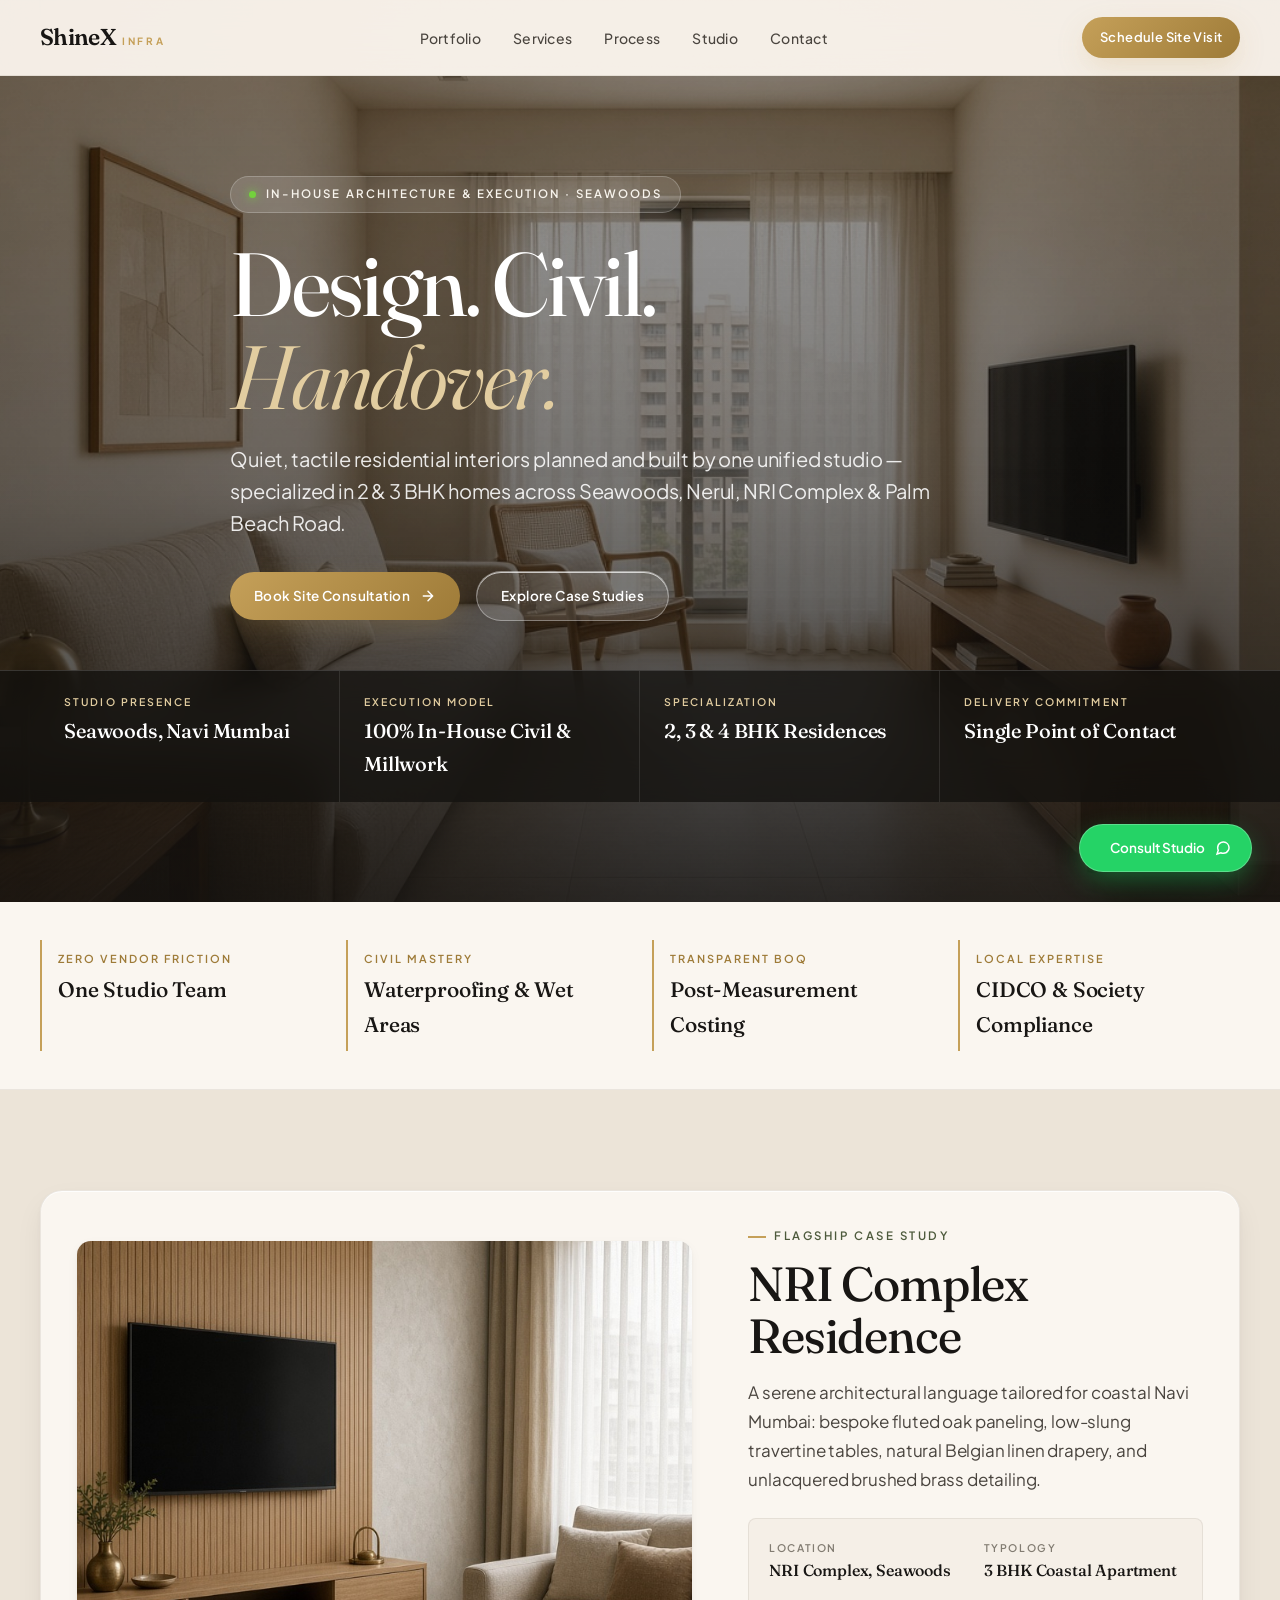
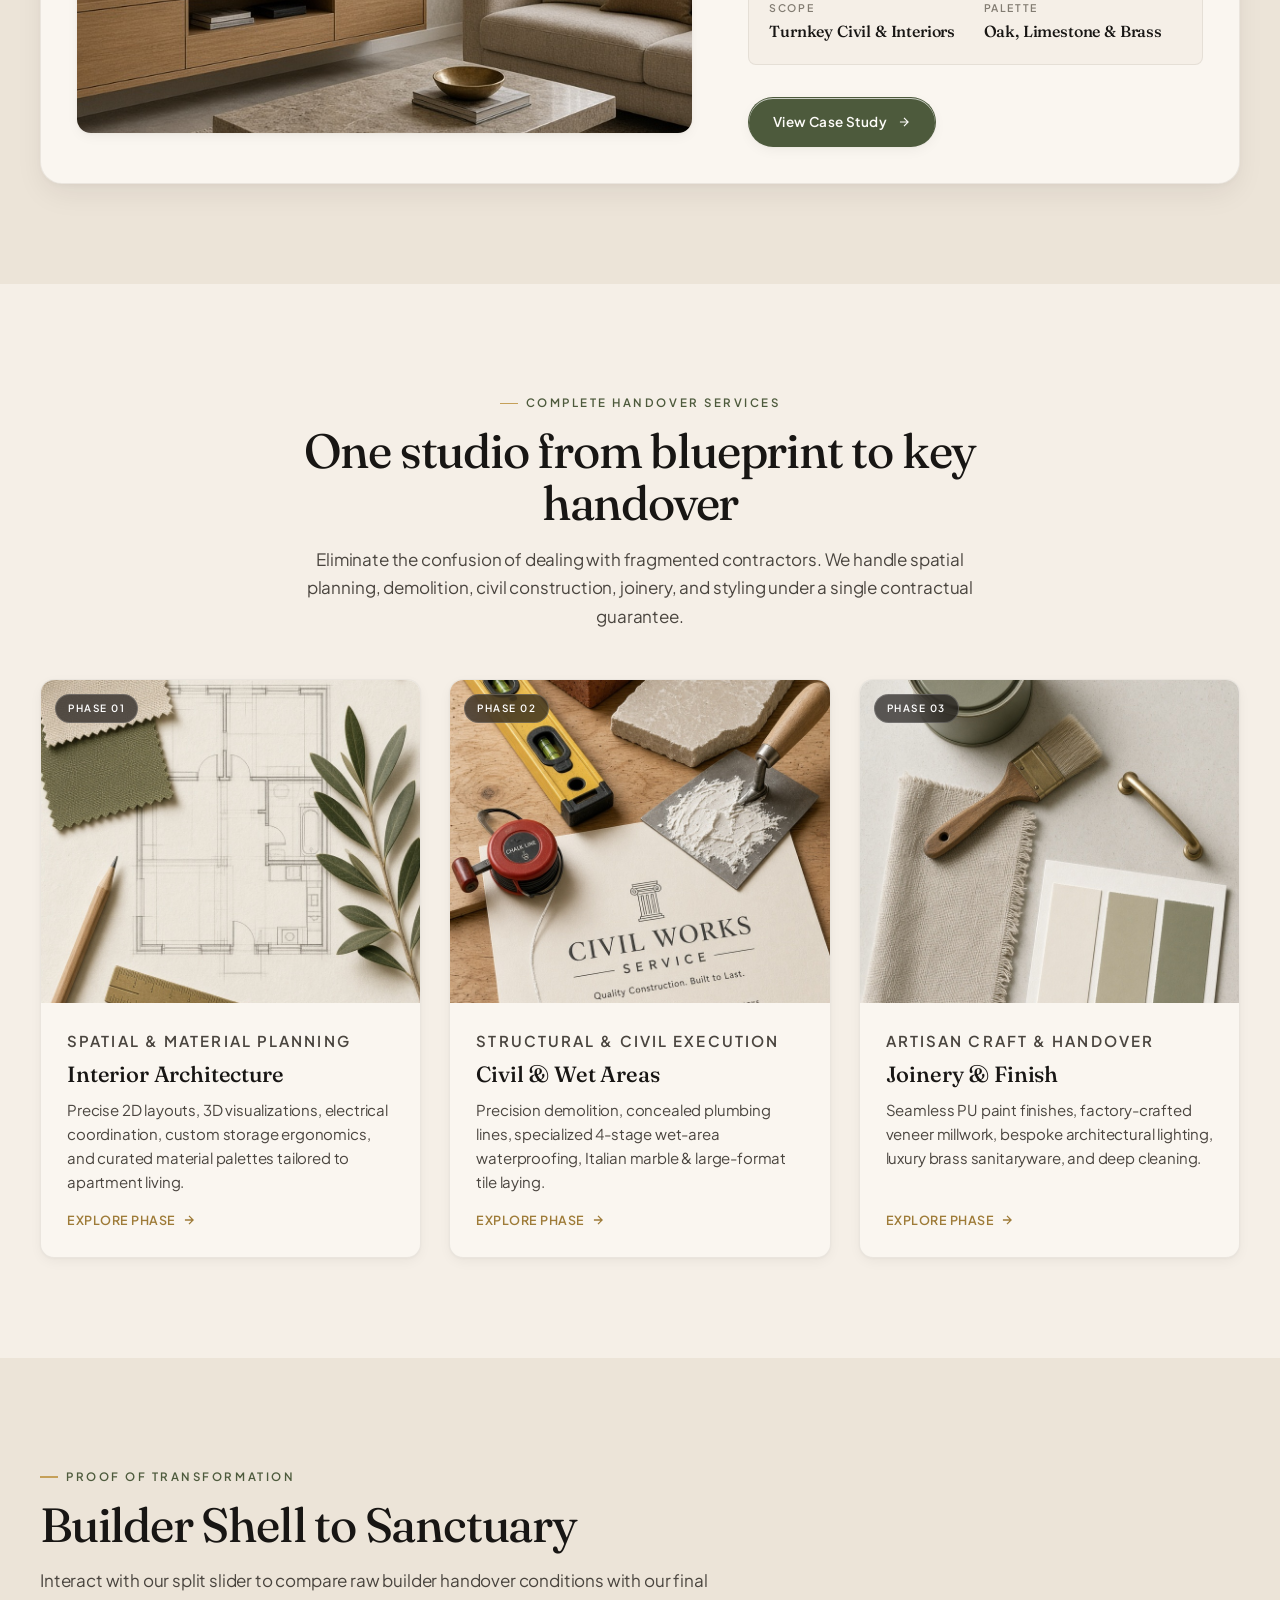
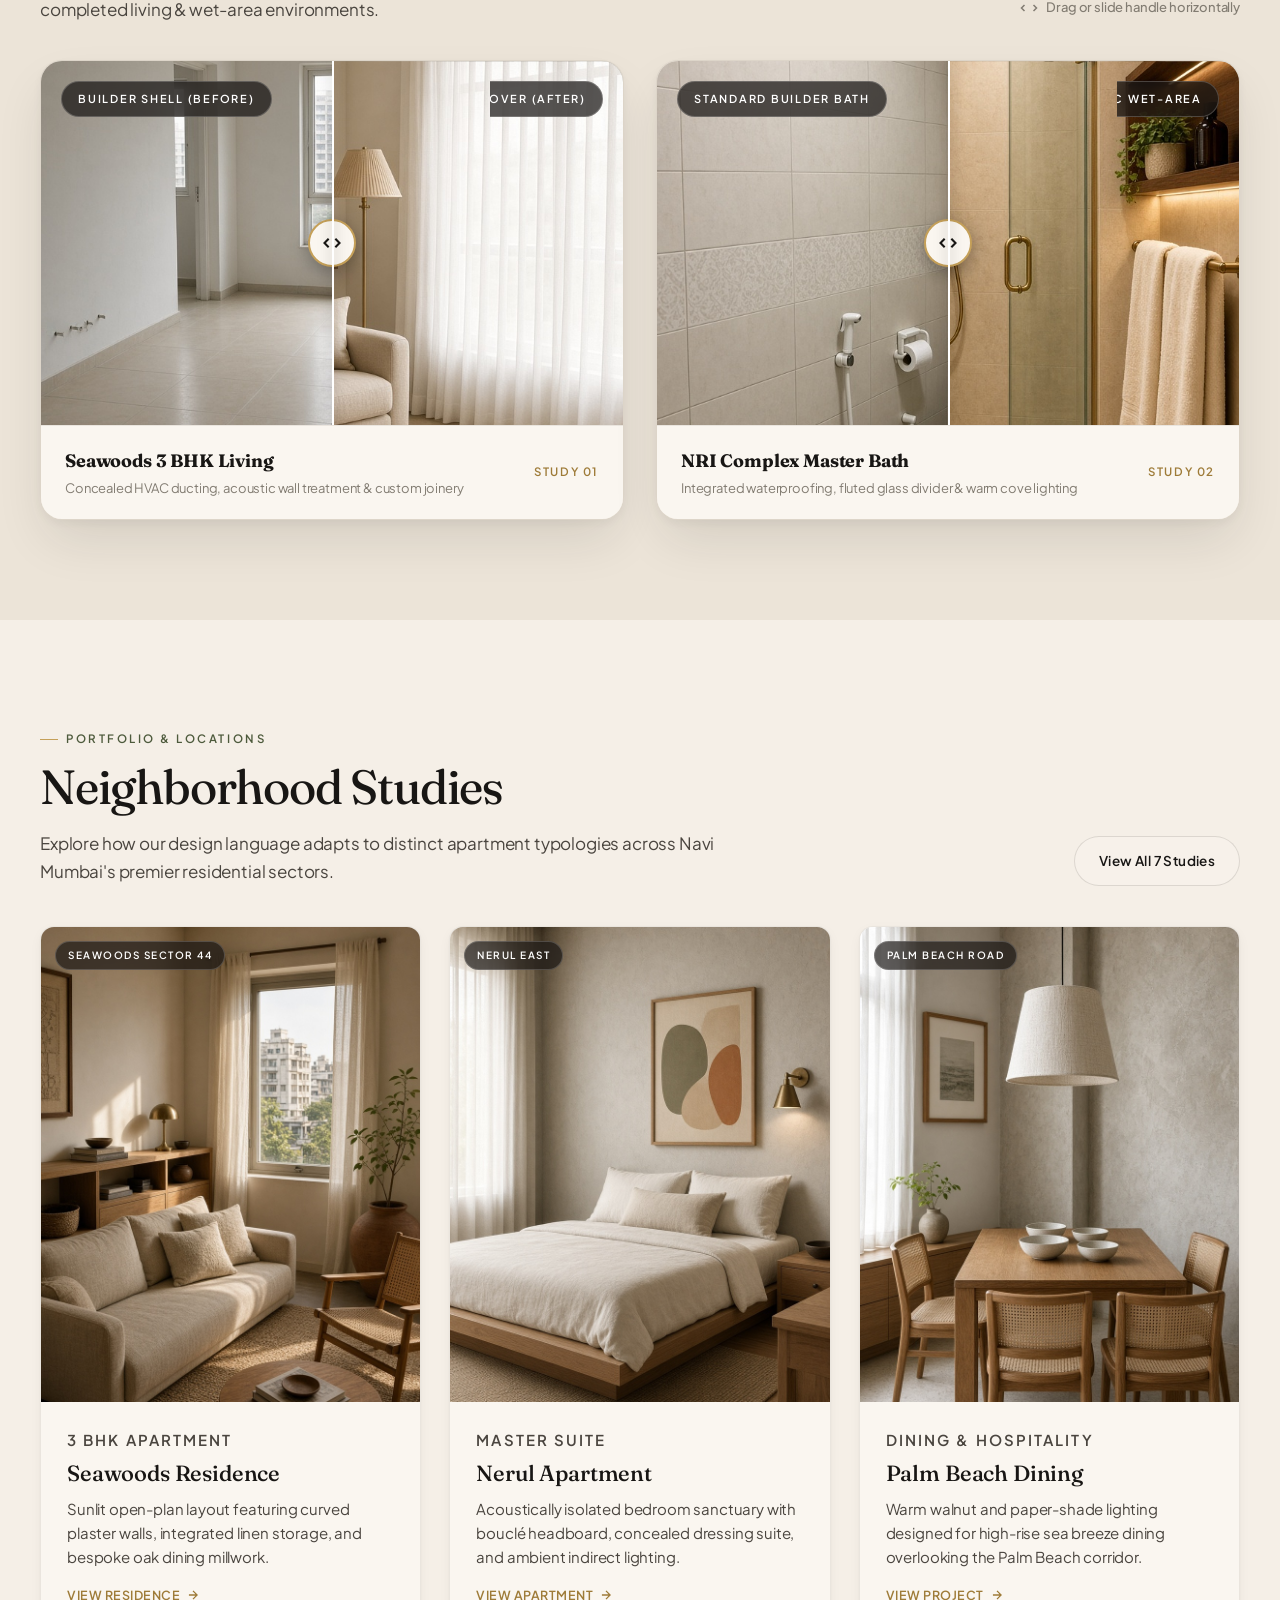
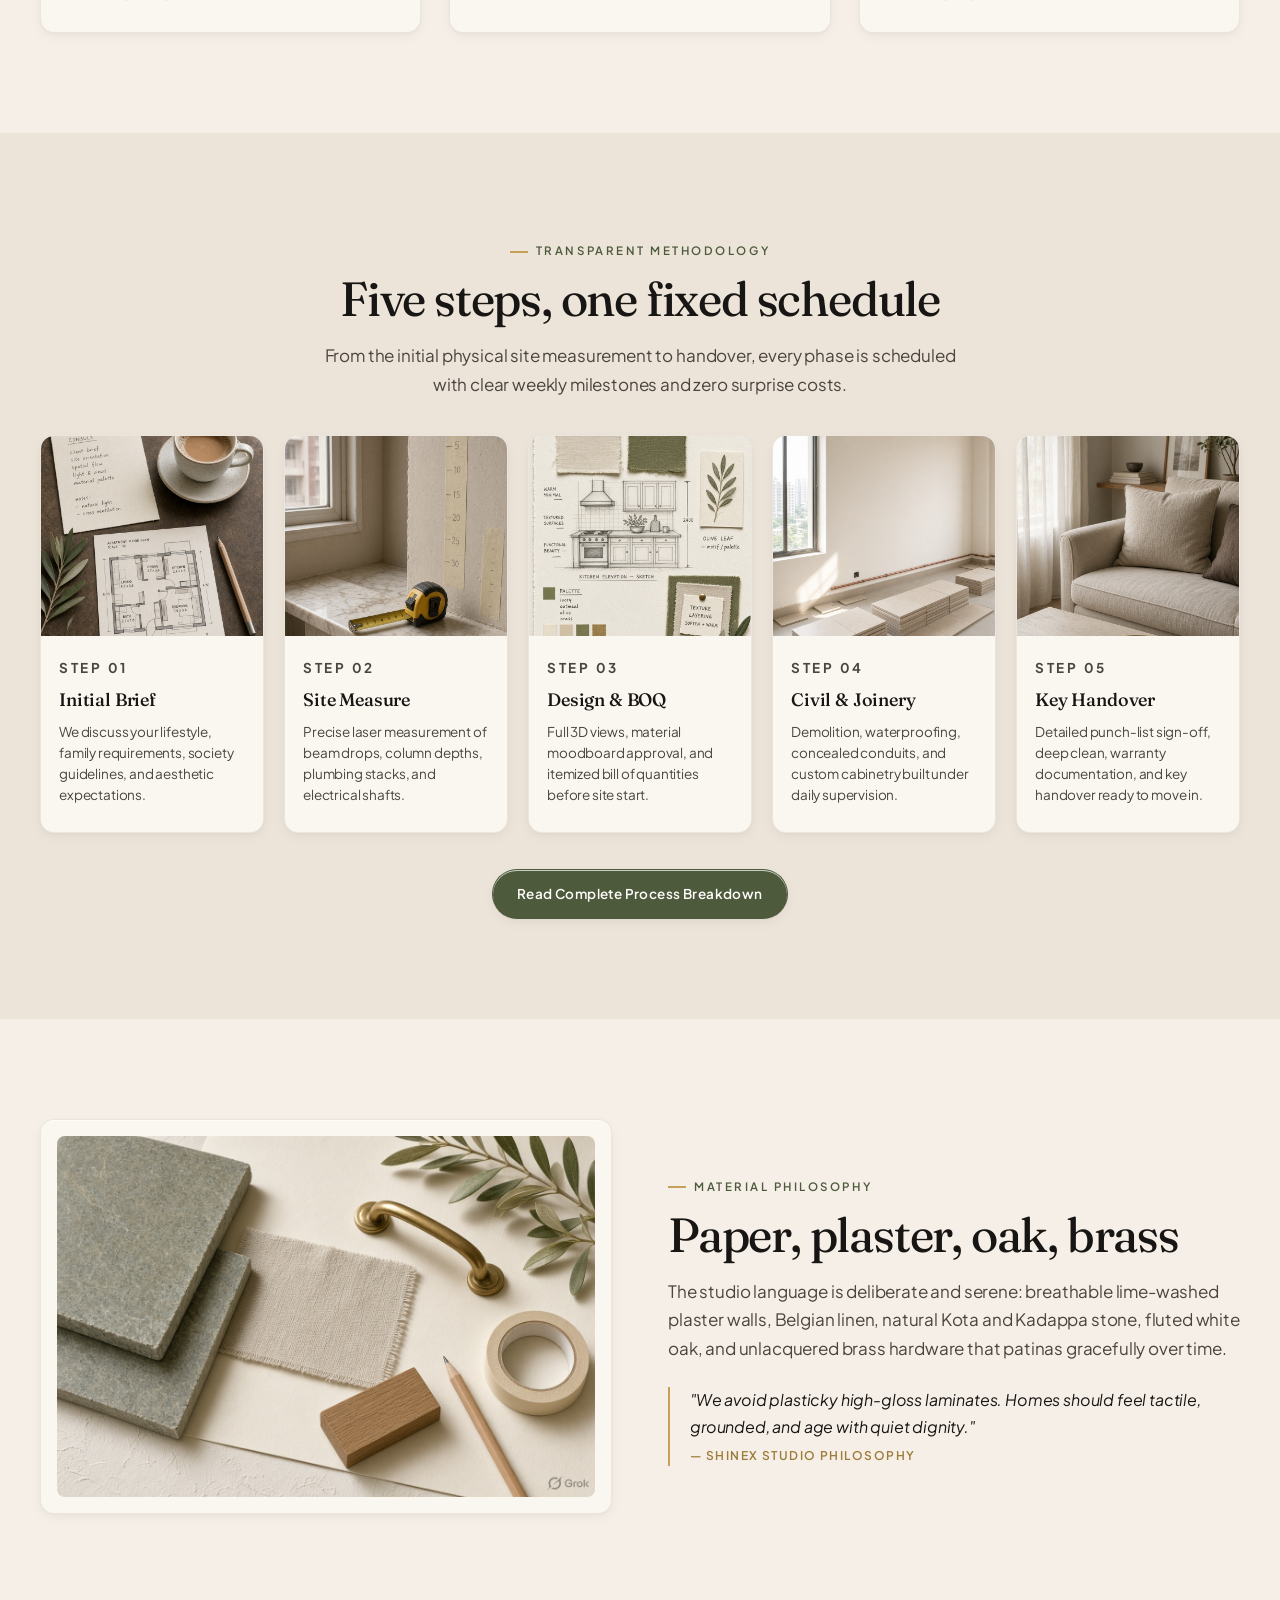
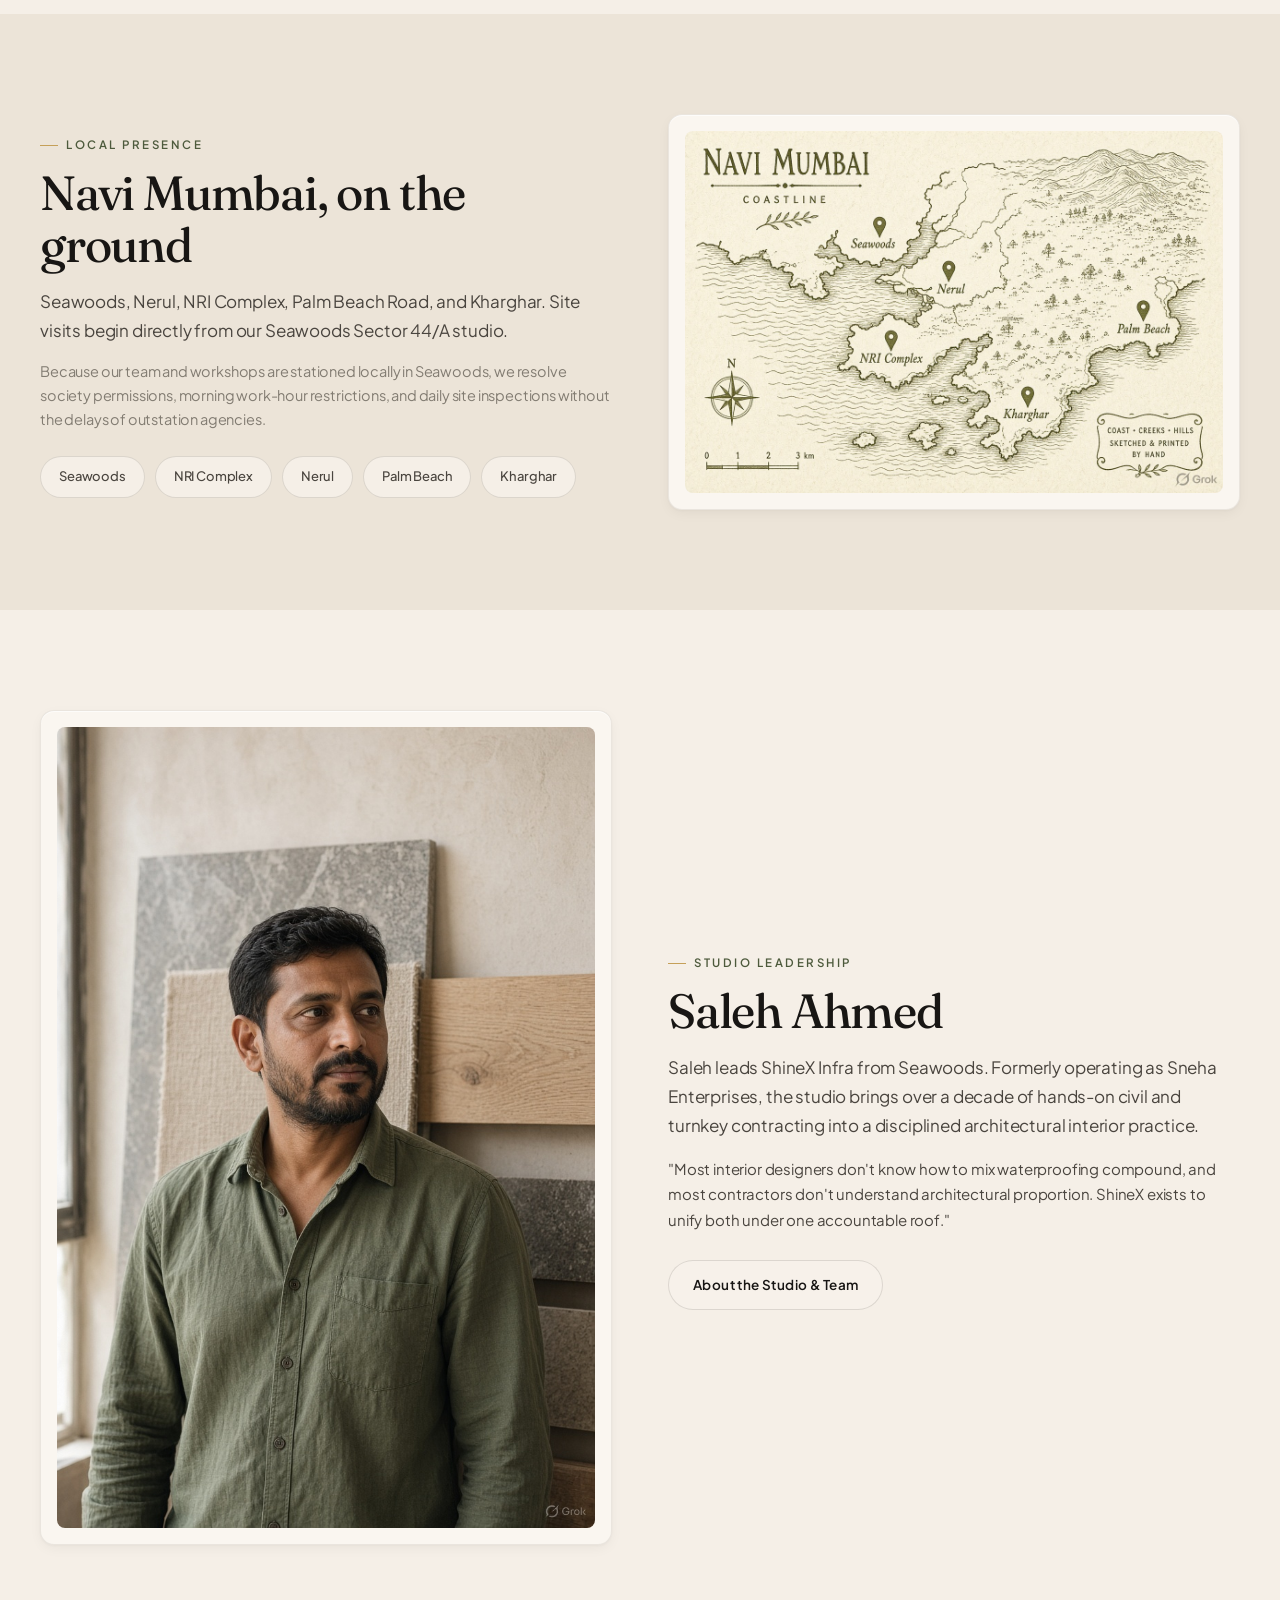
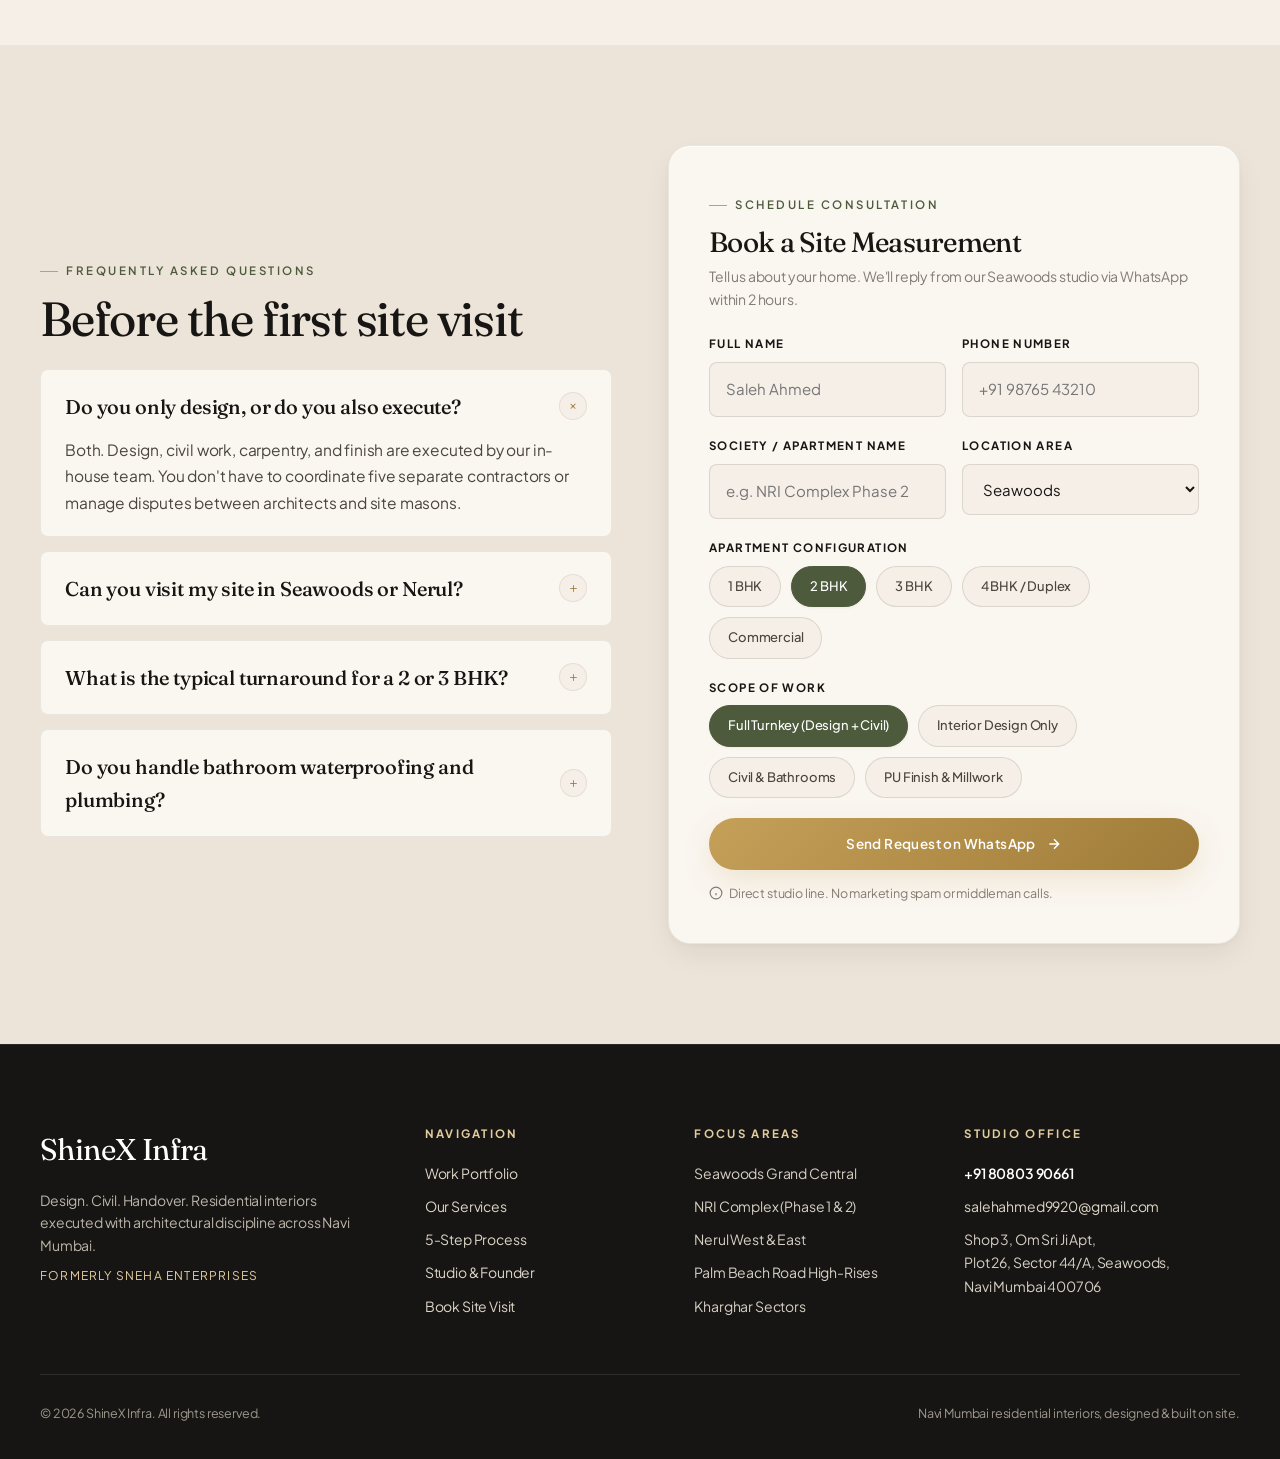
<file: index.html>
<!DOCTYPE html>
<html lang="en">
<head>
  <meta charset="UTF-8" />
  <meta name="viewport" content="width=device-width, initial-scale=1" />
  <title>ShineX Infra — Luxury Residential Interiors & Civil Handover | Seawoods, Navi Mumbai</title>
  <meta name="description" content="ShineX Infra creates bespoke residential interiors with end-to-end civil execution across Seawoods, Nerul, NRI Complex & Navi Mumbai. One studio from blueprint to handover." />
  <link rel="preconnect" href="https://fonts.googleapis.com" />
  <link rel="preconnect" href="https://fonts.gstatic.com" crossorigin />
  <link href="https://fonts.googleapis.com/css2?family=Figtree:wght@300;400;500;600;700&family=Fraunces:ital,opsz,wght@0,9..144,300;0,9..144,400;0,9..144,500;0,9..144,600;0,9..144,700;1,9..144,300;1,9..144,400;1,9..144,500;1,9..144,600&family=Plus+Jakarta+Sans:wght@400;500;600;700&display=swap" rel="stylesheet" />
  <link rel="stylesheet" href="css/site.css" />
  <link rel="icon" type="image/jpeg" href="assets/01-brand/01-logo-stamp.jpg" />
</head>
<body>
  <!-- Header / Navigation -->
  <header class="nav">
    <div class="wrap nav-inner">
      <a class="brand" href="index.html">
        <span class="brand-name">ShineX</span>
        <span class="brand-sub">Infra</span>
      </a>
      <button class="nav-toggle" aria-label="Menu">
        <span></span>
        <span></span>
        <span></span>
      </button>
      <ul class="nav-links">
        <li><a href="work/index.html">Portfolio</a></li>
        <li><a href="services/index.html">Services</a></li>
        <li><a href="process/index.html">Process</a></li>
        <li><a href="studio/index.html">Studio</a></li>
        <li><a href="contact/index.html">Contact</a></li>
      </ul>
      <div class="nav-actions">
        <a class="btn btn-brass nav-cta" href="contact/index.html">Schedule Site Visit</a>
      </div>
    </div>
  </header>

  <!-- Hero Section -->
  <section class="hero grain">
    <div class="hero-media">
      <video autoplay muted loop playsinline poster="assets/02-hero/02-hero-living.jpg">
        <source src="assets/video/v-hero-living-push.mp4" type="video/mp4" />
      </video>
    </div>
    <div class="hero-shade"></div>
    <div class="wrap hero-copy reveal">
      <div class="hero-badge">
        <span class="status-dot"></span>
        <span>In-House Architecture &amp; Execution · Seawoods</span>
      </div>
      <h1 class="display">Design. Civil.<br /><em>Handover.</em></h1>
      <p class="hero-lead">Quiet, tactile residential interiors planned and built by one unified studio — specialized in 2 &amp; 3 BHK homes across Seawoods, Nerul, NRI Complex &amp; Palm Beach Road.</p>
      <div class="hero-actions">
        <a class="btn btn-brass" href="contact/index.html">
          <span>Book Site Consultation</span>
          <svg width="16" height="16" viewBox="0 0 24 24" fill="none" stroke="currentColor" stroke-width="2.2" stroke-linecap="round" stroke-linejoin="round"><path d="M5 12h14M12 5l7 7-7 7"/></svg>
        </a>
        <a class="btn btn-hero-ghost" href="work/index.html">Explore Case Studies</a>
      </div>
    </div>
    <!-- Docked Metrics Bar -->
    <div class="hero-dock">
      <div class="wrap hero-dock-grid">
        <div class="hero-dock-item">
          <small>Studio Presence</small>
          <strong>Seawoods, Navi Mumbai</strong>
        </div>
        <div class="hero-dock-item">
          <small>Execution Model</small>
          <strong>100% In-House Civil &amp; Millwork</strong>
        </div>
        <div class="hero-dock-item">
          <small>Specialization</small>
          <strong>2, 3 &amp; 4 BHK Residences</strong>
        </div>
        <div class="hero-dock-item">
          <small>Delivery Commitment</small>
          <strong>Single Point of Contact</strong>
        </div>
      </div>
    </div>
  </section>

  <!-- Trust & Value Proposition -->
  <div class="trust">
    <div class="wrap trust-row reveal">
      <div class="trust-item">
        <small>Zero Vendor Friction</small>
        <strong>One Studio Team</strong>
      </div>
      <div class="trust-item">
        <small>Civil Mastery</small>
        <strong>Waterproofing &amp; Wet Areas</strong>
      </div>
      <div class="trust-item">
        <small>Transparent BOQ</small>
        <strong>Post-Measurement Costing</strong>
      </div>
      <div class="trust-item">
        <small>Local Expertise</small>
        <strong>CIDCO &amp; Society Compliance</strong>
      </div>
    </div>
  </div>

  <!-- Featured Case Study -->
  <section class="section-stone">
    <div class="wrap">
      <div class="featured-showcase reveal">
        <div class="featured-media-frame">
          <img src="assets/03-studies/03-nri-complex-living.jpg" alt="NRI Complex Luxury Living Study" />
        </div>
        <div class="featured-content">
          <p class="sec-kicker">Flagship Case Study</p>
          <h2 class="display sec-title">NRI Complex Residence</h2>
          <p class="sec-lead">A serene architectural language tailored for coastal Navi Mumbai: bespoke fluted oak paneling, low-slung travertine tables, natural Belgian linen drapery, and unlacquered brushed brass detailing.</p>
          <div class="specs-grid">
            <div class="spec-item">
              <small>Location</small>
              <strong>NRI Complex, Seawoods</strong>
            </div>
            <div class="spec-item">
              <small>Typology</small>
              <strong>3 BHK Coastal Apartment</strong>
            </div>
            <div class="spec-item">
              <small>Scope</small>
              <strong>Turnkey Civil &amp; Interiors</strong>
            </div>
            <div class="spec-item">
              <small>Palette</small>
              <strong>Oak, Limestone &amp; Brass</strong>
            </div>
          </div>
          <div>
            <a class="btn" href="work/nri-complex.html">
              <span>View Case Study</span>
              <svg width="14" height="14" viewBox="0 0 24 24" fill="none" stroke="currentColor" stroke-width="2"><path d="M5 12h14M12 5l7 7-7 7"/></svg>
            </a>
          </div>
        </div>
      </div>
    </div>
  </section>

  <!-- Services Grid -->
  <section>
    <div class="wrap">
      <div class="reveal" style="text-align: center; max-width: 680px; margin-inline: auto; margin-bottom: 48px;">
        <p class="sec-kicker">Complete Handover Services</p>
        <h2 class="display sec-title">One studio from blueprint to key handover</h2>
        <p class="sec-lead">Eliminate the confusion of dealing with fragmented contractors. We handle spatial planning, demolition, civil construction, joinery, and styling under a single contractual guarantee.</p>
      </div>
      <div class="grid-3 reveal">
        <a class="card" href="services/interior-design.html">
          <div class="card-media">
            <span class="card-tag">Phase 01</span>
            <img src="assets/04-services/04-service-interiors.jpg" alt="Interior design spatial planning" />
          </div>
          <div class="card-body">
            <p class="meta">Spatial &amp; Material Planning</p>
            <h3>Interior Architecture</h3>
            <p>Precise 2D layouts, 3D visualizations, electrical coordination, custom storage ergonomics, and curated material palettes tailored to apartment living.</p>
            <span class="card-footer-link">
              <span>Explore Phase</span>
              <svg width="14" height="14" viewBox="0 0 24 24" fill="none" stroke="currentColor" stroke-width="2.2"><path d="M5 12h14M12 5l7 7-7 7"/></svg>
            </span>
          </div>
        </a>
        <a class="card" href="services/civil-works.html">
          <div class="card-media">
            <span class="card-tag">Phase 02</span>
            <img src="assets/04-services/04-service-civil.jpg" alt="Civil works and wet areas" />
          </div>
          <div class="card-body">
            <p class="meta">Structural &amp; Civil Execution</p>
            <h3>Civil &amp; Wet Areas</h3>
            <p>Precision demolition, concealed plumbing lines, specialized 4-stage wet-area waterproofing, Italian marble &amp; large-format tile laying.</p>
            <span class="card-footer-link">
              <span>Explore Phase</span>
              <svg width="14" height="14" viewBox="0 0 24 24" fill="none" stroke="currentColor" stroke-width="2.2"><path d="M5 12h14M12 5l7 7-7 7"/></svg>
            </span>
          </div>
        </a>
        <a class="card" href="services/finish.html">
          <div class="card-media">
            <span class="card-tag">Phase 03</span>
            <img src="assets/04-services/04-service-finish.jpg" alt="Finish, paint, and millwork" />
          </div>
          <div class="card-body">
            <p class="meta">Artisan Craft &amp; Handover</p>
            <h3>Joinery &amp; Finish</h3>
            <p>Seamless PU paint finishes, factory-crafted veneer millwork, bespoke architectural lighting, luxury brass sanitaryware, and deep cleaning.</p>
            <span class="card-footer-link">
              <span>Explore Phase</span>
              <svg width="14" height="14" viewBox="0 0 24 24" fill="none" stroke="currentColor" stroke-width="2.2"><path d="M5 12h14M12 5l7 7-7 7"/></svg>
            </span>
          </div>
        </a>
      </div>
    </div>
  </section>

  <!-- Interactive Before & After Showcase -->
  <section class="section-stone">
    <div class="wrap">
      <div style="display:flex; justify-content:space-between; align-items:flex-end; gap:24px; flex-wrap:wrap; margin-bottom: 36px;" class="reveal">
        <div>
          <p class="sec-kicker">Proof of Transformation</p>
          <h2 class="display sec-title">Builder Shell to Sanctuary</h2>
          <p class="sec-lead">Interact with our split slider to compare raw builder handover conditions with our final completed living &amp; wet-area environments.</p>
        </div>
        <div>
          <span style="font-size: 13px; color: var(--text-muted); font-weight: 500; display: inline-flex; align-items: center; gap: 8px;">
            <svg width="18" height="18" viewBox="0 0 24 24" fill="none" stroke="currentColor" stroke-width="2"><path d="M18 8L22 12L18 16M6 8L2 12L6 16"/></svg>
            Drag or slide handle horizontally
          </span>
        </div>
      </div>

      <div class="grid-2 reveal">
        <!-- Living Room Comparison -->
        <div class="ba-container">
          <div class="ba" data-ba data-cursor="drag">
            <img src="assets/03-studies/03-before-after-a-before.jpg" alt="Raw builder apartment before renovation" />
            <img class="after" src="assets/03-studies/03-before-after-a-after.jpg" alt="Luxury warm interior after renovation" />
            <span class="ba-pill before">Builder Shell (Before)</span>
            <span class="ba-pill after">ShineX Handover (After)</span>
            <div class="ba-line"></div>
            <div class="ba-handle">
              <svg viewBox="0 0 24 24" fill="none" stroke="currentColor" stroke-width="2.5"><path d="M8 7l-5 5 5 5M16 7l5 5-5 5"/></svg>
            </div>
            <input class="ba-range" type="range" min="0" max="100" value="50" aria-label="Before and after living room comparison" />
          </div>
          <div style="padding: 20px 24px; background: var(--bg-surface); border-top: 1px solid var(--border-hairline); display:flex; justify-content:space-between; align-items:center;">
            <div>
              <strong style="font-family: Fraunces, serif; font-size: 18px; color: var(--text-primary);">Seawoods 3 BHK Living</strong>
              <p style="font-size: 13px; color: var(--text-muted); margin-top: 2px;">Concealed HVAC ducting, acoustic wall treatment &amp; custom joinery</p>
            </div>
            <span class="meta">Study 01</span>
          </div>
        </div>

        <!-- Bathroom Wet Area Comparison -->
        <div class="ba-container">
          <div class="ba" data-ba data-cursor="drag">
            <img src="assets/03-studies/03-before-after-b-before.jpg" alt="Dated builder bathroom" />
            <img class="after" src="assets/03-studies/03-before-after-b-after.jpg" alt="Monolithic stone bathroom with brass fixtures" />
            <span class="ba-pill before">Standard Builder Bath</span>
            <span class="ba-pill after">Monolithic Wet-Area</span>
            <div class="ba-line"></div>
            <div class="ba-handle">
              <svg viewBox="0 0 24 24" fill="none" stroke="currentColor" stroke-width="2.5"><path d="M8 7l-5 5 5 5M16 7l5 5-5 5"/></svg>
            </div>
            <input class="ba-range" type="range" min="0" max="100" value="50" aria-label="Before and after bathroom comparison" />
          </div>
          <div style="padding: 20px 24px; background: var(--bg-surface); border-top: 1px solid var(--border-hairline); display:flex; justify-content:space-between; align-items:center;">
            <div>
              <strong style="font-family: Fraunces, serif; font-size: 18px; color: var(--text-primary);">NRI Complex Master Bath</strong>
              <p style="font-size: 13px; color: var(--text-muted); margin-top: 2px;">Integrated waterproofing, fluted glass divider &amp; warm cove lighting</p>
            </div>
            <span class="meta">Study 02</span>
          </div>
        </div>
      </div>
    </div>
  </section>

  <!-- Studies / Portfolio Preview -->
  <section>
    <div class="wrap">
      <div style="display:flex; justify-content:space-between; align-items:flex-end; gap:24px; flex-wrap:wrap; margin-bottom: 40px;" class="reveal">
        <div>
          <p class="sec-kicker">Portfolio &amp; Locations</p>
          <h2 class="display sec-title">Neighborhood Studies</h2>
          <p class="sec-lead">Explore how our design language adapts to distinct apartment typologies across Navi Mumbai's premier residential sectors.</p>
        </div>
        <div>
          <a class="btn btn-ghost" href="work/index.html">View All 7 Studies</a>
        </div>
      </div>
      <div class="grid-3 reveal">
        <a class="card" href="work/seawoods.html">
          <div class="card-media tall">
            <span class="card-tag">Seawoods Sector 44</span>
            <img src="assets/03-studies/03-seawoods-living.jpg" alt="Seawoods Grand Central residence" />
          </div>
          <div class="card-body">
            <p class="meta">3 BHK Apartment</p>
            <h3>Seawoods Residence</h3>
            <p>Sunlit open-plan layout featuring curved plaster walls, integrated linen storage, and bespoke oak dining millwork.</p>
            <span class="card-footer-link">
              <span>View Residence</span>
              <svg width="14" height="14" viewBox="0 0 24 24" fill="none" stroke="currentColor" stroke-width="2.2"><path d="M5 12h14M12 5l7 7-7 7"/></svg>
            </span>
          </div>
        </a>
        <a class="card" href="work/nerul.html">
          <div class="card-media tall">
            <span class="card-tag">Nerul East</span>
            <img src="assets/03-studies/03-nerul-bedroom.jpg" alt="Nerul Master Suite" />
          </div>
          <div class="card-body">
            <p class="meta">Master Suite</p>
            <h3>Nerul Apartment</h3>
            <p>Acoustically isolated bedroom sanctuary with bouclé headboard, concealed dressing suite, and ambient indirect lighting.</p>
            <span class="card-footer-link">
              <span>View Apartment</span>
              <svg width="14" height="14" viewBox="0 0 24 24" fill="none" stroke="currentColor" stroke-width="2.2"><path d="M5 12h14M12 5l7 7-7 7"/></svg>
            </span>
          </div>
        </a>
        <a class="card" href="work/palm-beach.html">
          <div class="card-media tall">
            <span class="card-tag">Palm Beach Road</span>
            <img src="assets/03-studies/03-palm-beach-dining.jpg" alt="Palm Beach dining room" />
          </div>
          <div class="card-body">
            <p class="meta">Dining &amp; Hospitality</p>
            <h3>Palm Beach Dining</h3>
            <p>Warm walnut and paper-shade lighting designed for high-rise sea breeze dining overlooking the Palm Beach corridor.</p>
            <span class="card-footer-link">
              <span>View Project</span>
              <svg width="14" height="14" viewBox="0 0 24 24" fill="none" stroke="currentColor" stroke-width="2.2"><path d="M5 12h14M12 5l7 7-7 7"/></svg>
            </span>
          </div>
        </a>
      </div>
    </div>
  </section>

  <!-- Process Timeline -->
  <section class="section-stone">
    <div class="wrap">
      <div class="reveal" style="text-align: center; max-width: 650px; margin-inline: auto; margin-bottom: 32px;">
        <p class="sec-kicker">Transparent Methodology</p>
        <h2 class="display sec-title">Five steps, one fixed schedule</h2>
        <p class="sec-lead">From the initial physical site measurement to handover, every phase is scheduled with clear weekly milestones and zero surprise costs.</p>
      </div>

      <div class="process-timeline reveal">
        <article class="process-card">
          <div class="process-media">
            <img src="assets/05-process/05-step-01-consult.jpg" alt="Studio consultation" />
          </div>
          <div class="process-body">
            <p class="process-step-num">Step 01</p>
            <h3>Initial Brief</h3>
            <p>We discuss your lifestyle, family requirements, society guidelines, and aesthetic expectations.</p>
          </div>
        </article>
        <article class="process-card">
          <div class="process-media">
            <img src="assets/05-process/05-step-02-measure.jpg" alt="Laser site measurement" />
          </div>
          <div class="process-body">
            <p class="process-step-num">Step 02</p>
            <h3>Site Measure</h3>
            <p>Precise laser measurement of beam drops, column depths, plumbing stacks, and electrical shafts.</p>
          </div>
        </article>
        <article class="process-card">
          <div class="process-media">
            <img src="assets/05-process/05-step-03-design.jpg" alt="Design presentation" />
          </div>
          <div class="process-body">
            <p class="process-step-num">Step 03</p>
            <h3>Design &amp; BOQ</h3>
            <p>Full 3D views, material moodboard approval, and itemized bill of quantities before site start.</p>
          </div>
        </article>
        <article class="process-card">
          <div class="process-media">
            <img src="assets/05-process/05-step-04-site.jpg" alt="Civil execution on site" />
          </div>
          <div class="process-body">
            <p class="process-step-num">Step 04</p>
            <h3>Civil &amp; Joinery</h3>
            <p>Demolition, waterproofing, concealed conduits, and custom cabinetry built under daily supervision.</p>
          </div>
        </article>
        <article class="process-card">
          <div class="process-media">
            <img src="assets/05-process/05-step-05-handover.jpg" alt="Turnkey handover" />
          </div>
          <div class="process-body">
            <p class="process-step-num">Step 05</p>
            <h3>Key Handover</h3>
            <p>Detailed punch-list sign-off, deep clean, warranty documentation, and key handover ready to move in.</p>
          </div>
        </article>
      </div>

      <div style="text-align: center; margin-top: 36px;" class="reveal">
        <a class="btn" href="process/index.html">Read Complete Process Breakdown</a>
      </div>
    </div>
  </section>

  <!-- Materials & Regional Ground Presence -->
  <section>
    <div class="wrap split reveal">
      <div class="mat">
        <img src="assets/02-hero/02-materials-band.jpg" alt="Architectural materials: plaster, stone, linen, and unlacquered brass" />
      </div>
      <div>
        <p class="sec-kicker">Material Philosophy</p>
        <h2 class="display sec-title">Paper, plaster, oak, brass</h2>
        <p class="sec-lead">The studio language is deliberate and serene: breathable lime-washed plaster walls, Belgian linen, natural Kota and Kadappa stone, fluted white oak, and unlacquered brass hardware that patinas gracefully over time.</p>
        <div style="margin-top: 24px; padding-left: 20px; border-left: 2px solid var(--brass);">
          <p style="font-style: italic; color: var(--text-primary); font-size: 16px;">"We avoid plasticky high-gloss laminates. Homes should feel tactile, grounded, and age with quiet dignity."</p>
          <p style="margin-top: 6px; font-size: 12px; font-weight: 600; letter-spacing: 0.12em; text-transform: uppercase; color: var(--brass-dark);">— ShineX Studio Philosophy</p>
        </div>
      </div>
    </div>
  </section>

  <!-- Regional Ground Presence & Studio Founder -->
  <section class="section-stone">
    <div class="wrap split reveal">
      <div>
        <p class="sec-kicker">Local Presence</p>
        <h2 class="display sec-title">Navi Mumbai, on the ground</h2>
        <p class="sec-lead">Seawoods, Nerul, NRI Complex, Palm Beach Road, and Kharghar. Site visits begin directly from our Seawoods Sector 44/A studio.</p>
        <p style="margin: 16px 0 24px; font-size: 14.5px; color: var(--text-muted);">
          Because our team and workshops are stationed locally in Seawoods, we resolve society permissions, morning work-hour restrictions, and daily site inspections without the delays of outstation agencies.
        </p>
        <div style="display:flex; gap:10px; flex-wrap:wrap;">
          <span class="chip" style="cursor:default">Seawoods</span>
          <span class="chip" style="cursor:default">NRI Complex</span>
          <span class="chip" style="cursor:default">Nerul</span>
          <span class="chip" style="cursor:default">Palm Beach</span>
          <span class="chip" style="cursor:default">Kharghar</span>
        </div>
      </div>
      <div class="mat">
        <img src="assets/07-ui/07-map-stylised.jpg" alt="Stylized Navi Mumbai service territory map" />
      </div>
    </div>
  </section>

  <!-- Founder Saleh Ahmed -->
  <section>
    <div class="wrap split reveal">
      <div class="mat">
        <img src="assets/06-studio/06-founder-portrait.jpg" alt="Saleh Ahmed, Principal at ShineX Infra" />
      </div>
      <div>
        <p class="sec-kicker">Studio Leadership</p>
        <h2 class="display sec-title">Saleh Ahmed</h2>
        <p class="sec-lead">Saleh leads ShineX Infra from Seawoods. Formerly operating as Sneha Enterprises, the studio brings over a decade of hands-on civil and turnkey contracting into a disciplined architectural interior practice.</p>
        <p style="margin: 16px 0 28px; font-size: 15px; line-height: 1.7; color: var(--text-body);">
          "Most interior designers don't know how to mix waterproofing compound, and most contractors don't understand architectural proportion. ShineX exists to unify both under one accountable roof."
        </p>
        <a class="btn btn-ghost" href="studio/index.html">About the Studio &amp; Team</a>
      </div>
    </div>
  </section>

  <!-- FAQ & Interactive Consultation Booking Section -->
  <section class="section-stone" id="consultation">
    <div class="wrap split">
      <!-- FAQ Column -->
      <div class="reveal">
        <p class="sec-kicker">Frequently Asked Questions</p>
        <h2 class="display sec-title">Before the first site visit</h2>
        <div class="faq-accordion" style="margin-top: 24px;">
          <div class="faq-item">
            <details open>
              <summary>
                <span>Do you only design, or do you also execute?</span>
                <span class="faq-icon">+</span>
              </summary>
              <p>Both. Design, civil work, carpentry, and finish are executed by our in-house team. You don't have to coordinate five separate contractors or manage disputes between architects and site masons.</p>
            </details>
          </div>
          <div class="faq-item">
            <details>
              <summary>
                <span>Can you visit my site in Seawoods or Nerul?</span>
                <span class="faq-icon">+</span>
              </summary>
              <p>Yes. Complimentary site visits are the standard first step. We bring laser measuring tools, review your society guidelines, and discuss layout options on the spot.</p>
            </details>
          </div>
          <div class="faq-item">
            <details>
              <summary>
                <span>What is the typical turnaround for a 2 or 3 BHK?</span>
                <span class="faq-icon">+</span>
              </summary>
              <p>A finish and millwork interior usually completes in 35–45 days. A complete civil overhaul (including bathroom retiling, wall alterations, and electrical revamping) typically spans 60–75 days with a guaranteed written schedule.</p>
            </details>
          </div>
          <div class="faq-item">
            <details>
              <summary>
                <span>Do you handle bathroom waterproofing and plumbing?</span>
                <span class="faq-icon">+</span>
              </summary>
              <p>Yes. Wet areas are a core civil strength. We perform multi-layer chemical waterproofing and pressure-test plumbing lines before laying tiles to prevent any leakage issues down the road.</p>
            </details>
          </div>
        </div>
      </div>

      <!-- Interactive Consultation Form -->
      <div class="reveal">
        <div class="booking-card">
          <p class="sec-kicker">Schedule Consultation</p>
          <h2 class="display" style="font-size: 28px; margin-bottom: 8px;">Book a Site Measurement</h2>
          <p style="font-size: 14px; color: var(--text-muted); margin-bottom: 24px;">Tell us about your home. We'll reply from our Seawoods studio via WhatsApp within 2 hours.</p>

          <div class="success-box">
            <strong style="display:block; margin-bottom:4px;">Inquiry Dispatched!</strong>
            WhatsApp should open now. If it didn't, please message directly at <a href="https://wa.me/918080390661" style="font-weight:700; text-decoration:underline;">+91 80803 90661</a>.
          </div>

          <form class="form" data-visit-form>
            <div class="form-row">
              <div class="form-group">
                <label class="form-label">Full Name</label>
                <input class="form-input" name="name" placeholder="Saleh Ahmed" required />
              </div>
              <div class="form-group">
                <label class="form-label">Phone Number</label>
                <input class="form-input" name="phone" placeholder="+91 98765 43210" required />
              </div>
            </div>

            <div class="form-row">
              <div class="form-group">
                <label class="form-label">Society / Apartment Name</label>
                <input class="form-input" name="society" placeholder="e.g. NRI Complex Phase 2" />
              </div>
              <div class="form-group">
                <label class="form-label">Location Area</label>
                <select class="form-select" name="area">
                  <option value="Seawoods">Seawoods</option>
                  <option value="Nerul">Nerul</option>
                  <option value="NRI Complex">NRI Complex</option>
                  <option value="Palm Beach Road">Palm Beach Road</option>
                  <option value="Kharghar">Kharghar</option>
                  <option value="Other Navi Mumbai">Other Navi Mumbai</option>
                </select>
              </div>
            </div>

            <div class="form-group">
              <label class="form-label">Apartment Configuration</label>
              <div class="chip-group">
                <span class="chip" data-chip-bhk="1 BHK">1 BHK</span>
                <span class="chip active" data-chip-bhk="2 BHK">2 BHK</span>
                <span class="chip" data-chip-bhk="3 BHK">3 BHK</span>
                <span class="chip" data-chip-bhk="4 BHK / Duplex">4 BHK / Duplex</span>
                <span class="chip" data-chip-bhk="Commercial">Commercial</span>
              </div>
              <input type="hidden" name="bhk_selected" value="2 BHK" />
            </div>

            <div class="form-group">
              <label class="form-label">Scope of Work</label>
              <div class="chip-group">
                <span class="chip active" data-chip-scope="Design + Civil (Turnkey)">Full Turnkey (Design + Civil)</span>
                <span class="chip" data-chip-scope="Interior Design Only">Interior Design Only</span>
                <span class="chip" data-chip-scope="Civil &amp; Wet Areas">Civil &amp; Bathrooms</span>
                <span class="chip" data-chip-scope="Finish &amp; Paint">PU Finish &amp; Millwork</span>
              </div>
              <input type="hidden" name="scope_selected" value="Design + Civil (Turnkey)" />
            </div>

            <button class="btn btn-brass" type="submit" style="width: 100%; padding: 15px;">
              <span>Send Request on WhatsApp</span>
              <svg width="16" height="16" viewBox="0 0 24 24" fill="none" stroke="currentColor" stroke-width="2.2"><path d="M5 12h14M12 5l7 7-7 7"/></svg>
            </button>
            <p class="form-note">
              <svg width="14" height="14" viewBox="0 0 24 24" fill="none" stroke="currentColor" stroke-width="2"><circle cx="12" cy="12" r="10"/><path d="M12 16v-4M12 8h.01"/></svg>
              Direct studio line. No marketing spam or middleman calls.
            </p>
          </form>
        </div>
      </div>
    </div>
  </section>

  <!-- Luxury Footer -->
  <footer>
    <div class="wrap">
      <div class="foot-grid">
        <div>
          <div class="foot-brand">ShineX Infra</div>
          <p style="margin-top: 14px; max-width: 34ch; font-size: 14px; line-height: 1.6; color: #BBB4A8;">
            Design. Civil. Handover. Residential interiors executed with architectural discipline across Navi Mumbai.
          </p>
          <p style="margin-top: 10px; font-size: 12px; color: var(--brass-light); letter-spacing: 0.1em; text-transform: uppercase;">
            Formerly Sneha Enterprises
          </p>
        </div>
        <div class="foot-col">
          <h4>Navigation</h4>
          <ul>
            <li><a href="work/index.html">Work Portfolio</a></li>
            <li><a href="services/index.html">Our Services</a></li>
            <li><a href="process/index.html">5-Step Process</a></li>
            <li><a href="studio/index.html">Studio &amp; Founder</a></li>
            <li><a href="contact/index.html">Book Site Visit</a></li>
          </ul>
        </div>
        <div class="foot-col">
          <h4>Focus Areas</h4>
          <ul>
            <li>Seawoods Grand Central</li>
            <li>NRI Complex (Phase 1 &amp; 2)</li>
            <li>Nerul West &amp; East</li>
            <li>Palm Beach Road High-Rises</li>
            <li>Kharghar Sectors</li>
          </ul>
        </div>
        <div class="foot-col">
          <h4>Studio Office</h4>
          <ul>
            <li><a href="tel:+918080390661" style="font-weight:600; color:#FFFFFF;">+91 80803 90661</a></li>
            <li><a href="mailto:salehahmed9920@gmail.com">salehahmed9920@gmail.com</a></li>
            <li>Shop 3, Om Sri Ji Apt,<br />Plot 26, Sector 44/A, Seawoods,<br />Navi Mumbai 400706</li>
          </ul>
        </div>
      </div>
      <div class="foot-bottom">
        <span>© 2026 ShineX Infra. All rights reserved.</span>
        <span>Navi Mumbai residential interiors, designed &amp; built on site.</span>
      </div>
    </div>
  </footer>

  <!-- Luxury Floating WhatsApp Concierge Widget -->
  <div class="concierge-widget">
    <div class="concierge-card">
      <div class="concierge-header">
        <div>
          <small>Studio Concierge</small>
          <strong>ShineX Infra</strong>
        </div>
        <button class="concierge-close" data-concierge-close aria-label="Close concierge">✕</button>
      </div>
      <div class="concierge-body">
        <p>👋 Hello! Looking to plan an interior or civil project in Navi Mumbai? Choose a quick topic below:</p>
        <div class="concierge-chips">
          <button class="concierge-chip" data-concierge-query="Book a complimentary site measurement for my apartment">
            <span>📐 Book Free Site Measure</span>
            <span style="color:var(--brass-dark)">→</span>
          </button>
          <button class="concierge-chip" data-concierge-query="Request an estimate for a 2 BHK or 3 BHK turnkey interior">
            <span>📋 Get 2 / 3 BHK Estimate</span>
            <span style="color:var(--brass-dark)">→</span>
          </button>
          <button class="concierge-chip" data-concierge-query="Inquire about bathroom waterproofing and civil scope">
            <span>🚿 Civil &amp; Bathrooms Scope</span>
            <span style="color:var(--brass-dark)">→</span>
          </button>
          <button class="concierge-chip" data-concierge-query="Visit the Seawoods studio to see material and finish samples">
            <span>🪵 View Material Samples</span>
            <span style="color:var(--brass-dark)">→</span>
          </button>
        </div>
      </div>
    </div>
    <button class="concierge-toggle" data-concierge-toggle aria-label="Chat with studio">
      <span class="status-dot"></span>
      <span>Consult Studio</span>
      <svg width="16" height="16" viewBox="0 0 24 24" fill="none" stroke="currentColor" stroke-width="2.2"><path d="M21 11.5a8.38 8.38 0 0 1-.9 3.8 8.5 8.5 0 0 1-7.6 4.7 8.38 8.38 0 0 1-3.8-.9L3 21l1.9-5.7a8.38 8.38 0 0 1-.9-3.8 8.5 8.5 0 0 1 4.7-7.6 8.38 8.38 0 0 1 3.8-.9h.5a8.48 8.48 0 0 1 8 8v.5z"/></svg>
    </button>
  </div>

  <script src="js/site.js"></script>
</body>
</html>
</file>
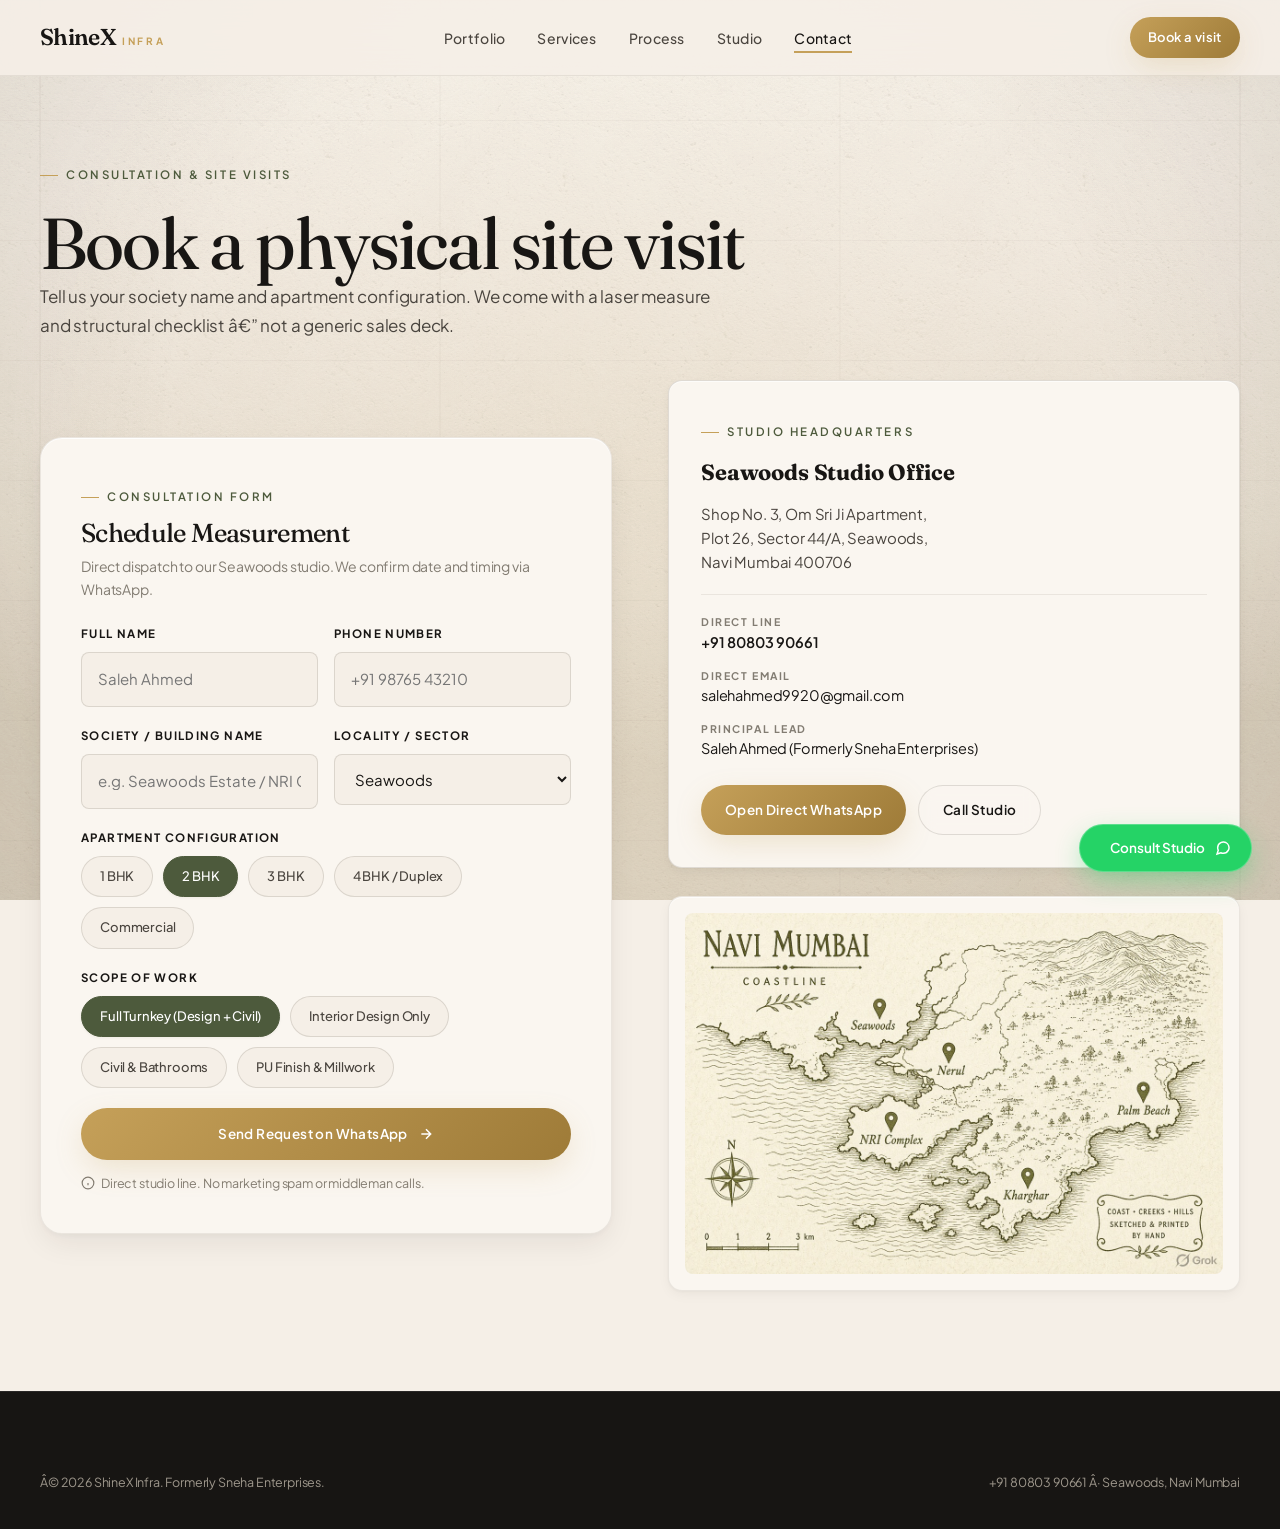
<file: contact/index.html>
﻿<!DOCTYPE html>
<html lang="en">
<head>
  <meta charset="UTF-8" />
  <meta name="viewport" content="width=device-width, initial-scale=1" />
  <title>Schedule a Site Consultation â€” ShineX Infra | Seawoods, Navi Mumbai</title>
  <meta name="description" content="Schedule a physical site measurement and consultation for your 2 or 3 BHK residence in Seawoods, Nerul, NRI Complex, or Navi Mumbai with ShineX Infra." />
  <link rel="preconnect" href="https://fonts.googleapis.com" />
  <link rel="preconnect" href="https://fonts.gstatic.com" crossorigin />
  <link href="https://fonts.googleapis.com/css2?family=Figtree:wght@300;400;500;600;700&family=Fraunces:ital,opsz,wght@0,9..144,300;0,9..144,400;0,9..144,500;0,9..144,600;0,9..144,700;1,9..144,300;1,9..144,400;1,9..144,500;1,9..144,600&family=Plus+Jakarta+Sans:wght@400;500;600;700&display=swap" rel="stylesheet" />
  <link rel="stylesheet" href="../css/site.css" />
  <link rel="icon" type="image/jpeg" href="../assets/01-brand/01-logo-stamp.jpg" />
</head>
<body>
  <!-- Header / Navigation -->
  <header class="nav">
    <div class="wrap nav-inner">
      <a class="brand" href="../index.html">
        <span class="brand-name">ShineX</span>
        <span class="brand-sub">Infra</span>
      </a>
      <button class="nav-toggle" aria-label="Menu">
        <span></span>
        <span></span>
        <span></span>
      </button>
      <ul class="nav-links">
        <li><a href="../work/index.html">Portfolio</a></li>
        <li><a href="../services/index.html">Services</a></li>
        <li><a href="../process/index.html">Process</a></li>
        <li><a href="../studio/index.html">Studio</a></li>
        <li><a class="active" href="index.html">Contact</a></li>
      </ul>
      <div class="nav-actions">
        <a class="btn btn-brass nav-cta" href="index.html">Book a visit</a>
      </div>
    </div>
  </header>

  <!-- Page Hero -->
  <div class="page-hero wrap">
    <p class="sec-kicker">Consultation &amp; Site Visits</p>
    <h1 class="display">Book a physical site visit</h1>
    <p class="sec-lead">Tell us your society name and apartment configuration. We come with a laser measure and structural checklist â€” not a generic sales deck.</p>
  </div>

  <!-- Consultation Booking & Studio Details -->
  <section style="padding-top: 0">
    <div class="wrap split">
      <!-- Interactive Booking Form Card -->
      <div>
        <div class="booking-card">
          <p class="sec-kicker">Consultation Form</p>
          <h2 class="display" style="font-size: 26px; margin-bottom: 8px;">Schedule Measurement</h2>
          <p style="font-size: 14px; color: var(--text-muted); margin-bottom: 24px;">Direct dispatch to our Seawoods studio. We confirm date and timing via WhatsApp.</p>

          <div class="success-box">
            <strong style="display:block; margin-bottom:4px;">Inquiry Dispatched!</strong>
            WhatsApp should open now. If it didn't, please message directly at <a href="https://wa.me/918080390661" style="font-weight:700; text-decoration:underline;">+91 80803 90661</a>.
          </div>

          <form class="form" data-visit-form>
            <div class="form-row">
              <div class="form-group">
                <label class="form-label">Full Name</label>
                <input class="form-input" name="name" placeholder="Saleh Ahmed" required />
              </div>
              <div class="form-group">
                <label class="form-label">Phone Number</label>
                <input class="form-input" name="phone" placeholder="+91 98765 43210" required />
              </div>
            </div>

            <div class="form-row">
              <div class="form-group">
                <label class="form-label">Society / Building Name</label>
                <input class="form-input" name="society" placeholder="e.g. Seawoods Estate / NRI Complex" />
              </div>
              <div class="form-group">
                <label class="form-label">Locality / Sector</label>
                <select class="form-select" name="area">
                  <option value="Seawoods">Seawoods</option>
                  <option value="Nerul">Nerul</option>
                  <option value="NRI Complex">NRI Complex</option>
                  <option value="Palm Beach Road">Palm Beach Road</option>
                  <option value="Kharghar">Kharghar</option>
                  <option value="Other Navi Mumbai">Other Navi Mumbai</option>
                </select>
              </div>
            </div>

            <div class="form-group">
              <label class="form-label">Apartment Configuration</label>
              <div class="chip-group">
                <span class="chip" data-chip-bhk="1 BHK">1 BHK</span>
                <span class="chip active" data-chip-bhk="2 BHK">2 BHK</span>
                <span class="chip" data-chip-bhk="3 BHK">3 BHK</span>
                <span class="chip" data-chip-bhk="4 BHK / Duplex">4 BHK / Duplex</span>
                <span class="chip" data-chip-bhk="Commercial">Commercial</span>
              </div>
              <input type="hidden" name="bhk_selected" value="2 BHK" />
            </div>

            <div class="form-group">
              <label class="form-label">Scope of Work</label>
              <div class="chip-group">
                <span class="chip active" data-chip-scope="Design + Civil (Turnkey)">Full Turnkey (Design + Civil)</span>
                <span class="chip" data-chip-scope="Interior Design Only">Interior Design Only</span>
                <span class="chip" data-chip-scope="Civil &amp; Wet Areas">Civil &amp; Bathrooms</span>
                <span class="chip" data-chip-scope="Finish &amp; Paint">PU Finish &amp; Millwork</span>
              </div>
              <input type="hidden" name="scope_selected" value="Design + Civil (Turnkey)" />
            </div>

            <button class="btn btn-brass" type="submit" style="width: 100%; padding: 15px;">
              <span>Send Request on WhatsApp</span>
              <svg width="16" height="16" viewBox="0 0 24 24" fill="none" stroke="currentColor" stroke-width="2.2"><path d="M5 12h14M12 5l7 7-7 7"/></svg>
            </button>
            <p class="form-note">
              <svg width="14" height="14" viewBox="0 0 24 24" fill="none" stroke="currentColor" stroke-width="2"><circle cx="12" cy="12" r="10"/><path d="M12 16v-4M12 8h.01"/></svg>
              Direct studio line. No marketing spam or middleman calls.
            </p>
          </form>
        </div>
      </div>

      <!-- Studio Details & Coordinates -->
      <div>
        <div style="background:var(--bg-surface); padding: 32px; border-radius: var(--radius-md); border: 1px solid var(--border-subtle); box-shadow: var(--shadow-sm); margin-bottom: 28px;">
          <p class="sec-kicker">Studio Headquarters</p>
          <h2 class="serif" style="font-size: 22px; color: var(--text-primary); margin-bottom: 12px;">Seawoods Studio Office</h2>
          <p style="color: var(--text-body); font-size: 15px; line-height: 1.6; margin-bottom: 20px;">
            Shop No. 3, Om Sri Ji Apartment,<br />
            Plot 26, Sector 44/A, Seawoods,<br />
            Navi Mumbai 400706
          </p>

          <div style="display:grid; gap:12px; font-size: 14.5px; border-top: 1px solid var(--border-hairline); padding-top: 18px;">
            <div>
              <small style="display:block; font-size:10.5px; font-weight:700; letter-spacing:0.15em; text-transform:uppercase; color:var(--text-muted)">Direct Line</small>
              <a href="tel:+918080390661" style="font-weight:600; color:var(--text-primary)">+91 80803 90661</a>
            </div>
            <div>
              <small style="display:block; font-size:10.5px; font-weight:700; letter-spacing:0.15em; text-transform:uppercase; color:var(--text-muted)">Direct Email</small>
              <a href="mailto:salehahmed9920@gmail.com" style="color:var(--text-primary)">salehahmed9920@gmail.com</a>
            </div>
            <div>
              <small style="display:block; font-size:10.5px; font-weight:700; letter-spacing:0.15em; text-transform:uppercase; color:var(--text-muted)">Principal Lead</small>
              <span style="color:var(--text-primary)">Saleh Ahmed (Formerly Sneha Enterprises)</span>
            </div>
          </div>

          <div style="margin-top: 24px; display:flex; gap: 12px; flex-wrap:wrap;">
            <a class="btn btn-brass" href="https://wa.me/918080390661">Open Direct WhatsApp</a>
            <a class="btn btn-ghost" href="tel:+918080390661">Call Studio</a>
          </div>
        </div>

        <div class="mat">
          <img src="../assets/07-ui/07-map-stylised.jpg" alt="Navi Mumbai Service Map" />
        </div>
      </div>
    </div>
  </section>

  <!-- Luxury Footer -->
  <footer>
    <div class="wrap">
      <div class="foot-bottom" style="border: 0; padding-top: 0;">
        <span>Â© 2026 ShineX Infra. Formerly Sneha Enterprises.</span>
        <span>+91 80803 90661 Â· Seawoods, Navi Mumbai</span>
      </div>
    </div>
  </footer>

  <!-- Luxury Floating WhatsApp Concierge Widget -->
  <div class="concierge-widget">
    <div class="concierge-card">
      <div class="concierge-header">
        <div>
          <small>Studio Concierge</small>
          <strong>ShineX Infra</strong>
        </div>
        <button class="concierge-close" data-concierge-close aria-label="Close concierge">âœ•</button>
      </div>
      <div class="concierge-body">
        <p>ðŸ‘‹ Hello! Looking to plan an interior or civil project in Navi Mumbai? Choose a quick topic below:</p>
        <div class="concierge-chips">
          <button class="concierge-chip" data-concierge-query="Book a complimentary site measurement for my apartment">
            <span>ðŸ“ Book Free Site Measure</span>
            <span style="color:var(--brass-dark)">â†’</span>
          </button>
          <button class="concierge-chip" data-concierge-query="Request an estimate for a 2 BHK or 3 BHK turnkey interior">
            <span>ðŸ“‹ Get 2 / 3 BHK Estimate</span>
            <span style="color:var(--brass-dark)">â†’</span>
          </button>
          <button class="concierge-chip" data-concierge-query="Inquire about bathroom waterproofing and civil scope">
            <span>ðŸš¿ Civil &amp; Bathrooms Scope</span>
            <span style="color:var(--brass-dark)">â†’</span>
          </button>
        </div>
      </div>
    </div>
    <button class="concierge-toggle" data-concierge-toggle aria-label="Chat with studio">
      <span class="status-dot"></span>
      <span>Consult Studio</span>
      <svg width="16" height="16" viewBox="0 0 24 24" fill="none" stroke="currentColor" stroke-width="2.2"><path d="M21 11.5a8.38 8.38 0 0 1-.9 3.8 8.5 8.5 0 0 1-7.6 4.7 8.38 8.38 0 0 1-3.8-.9L3 21l1.9-5.7a8.38 8.38 0 0 1-.9-3.8 8.5 8.5 0 0 1 4.7-7.6 8.38 8.38 0 0 1 3.8-.9h.5a8.48 8.48 0 0 1 8 8v.5z"/></svg>
    </button>
  </div>

  <script src="../js/site.js"></script>
</body>
</html>
</file>
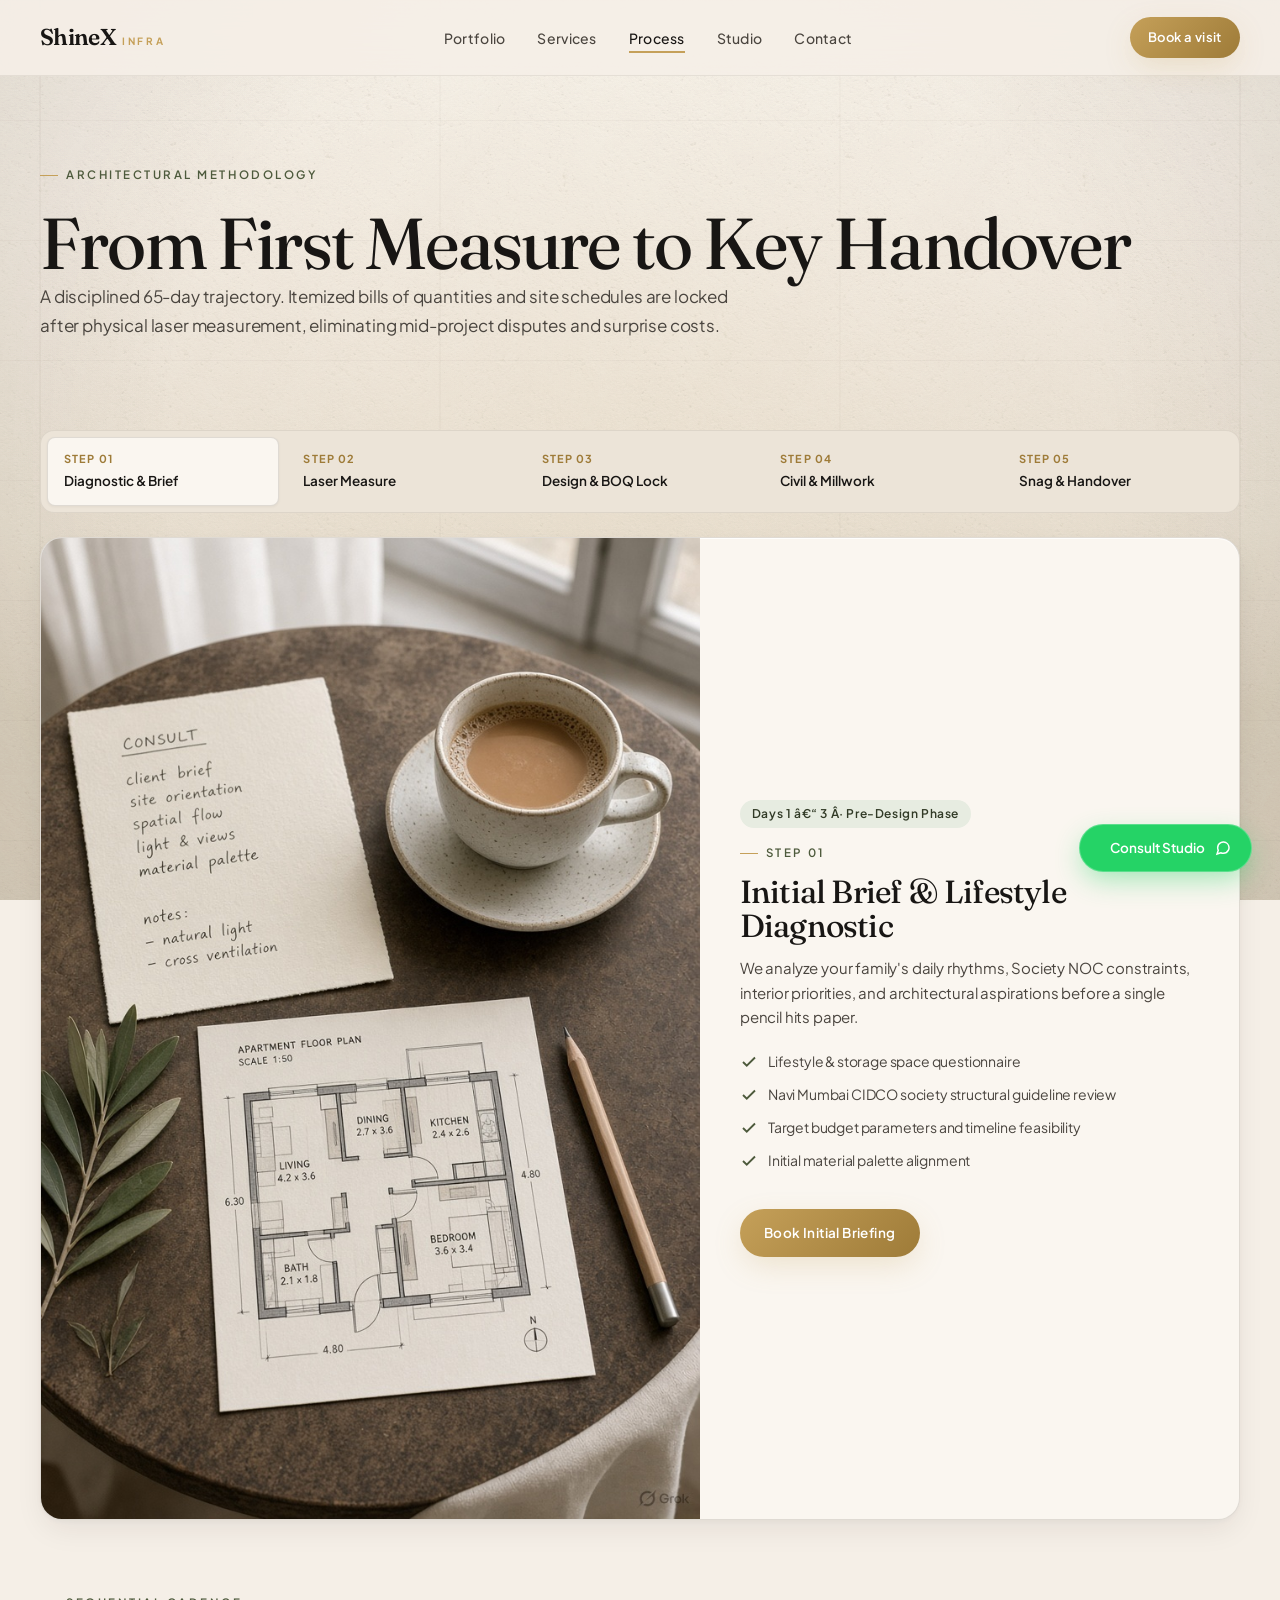
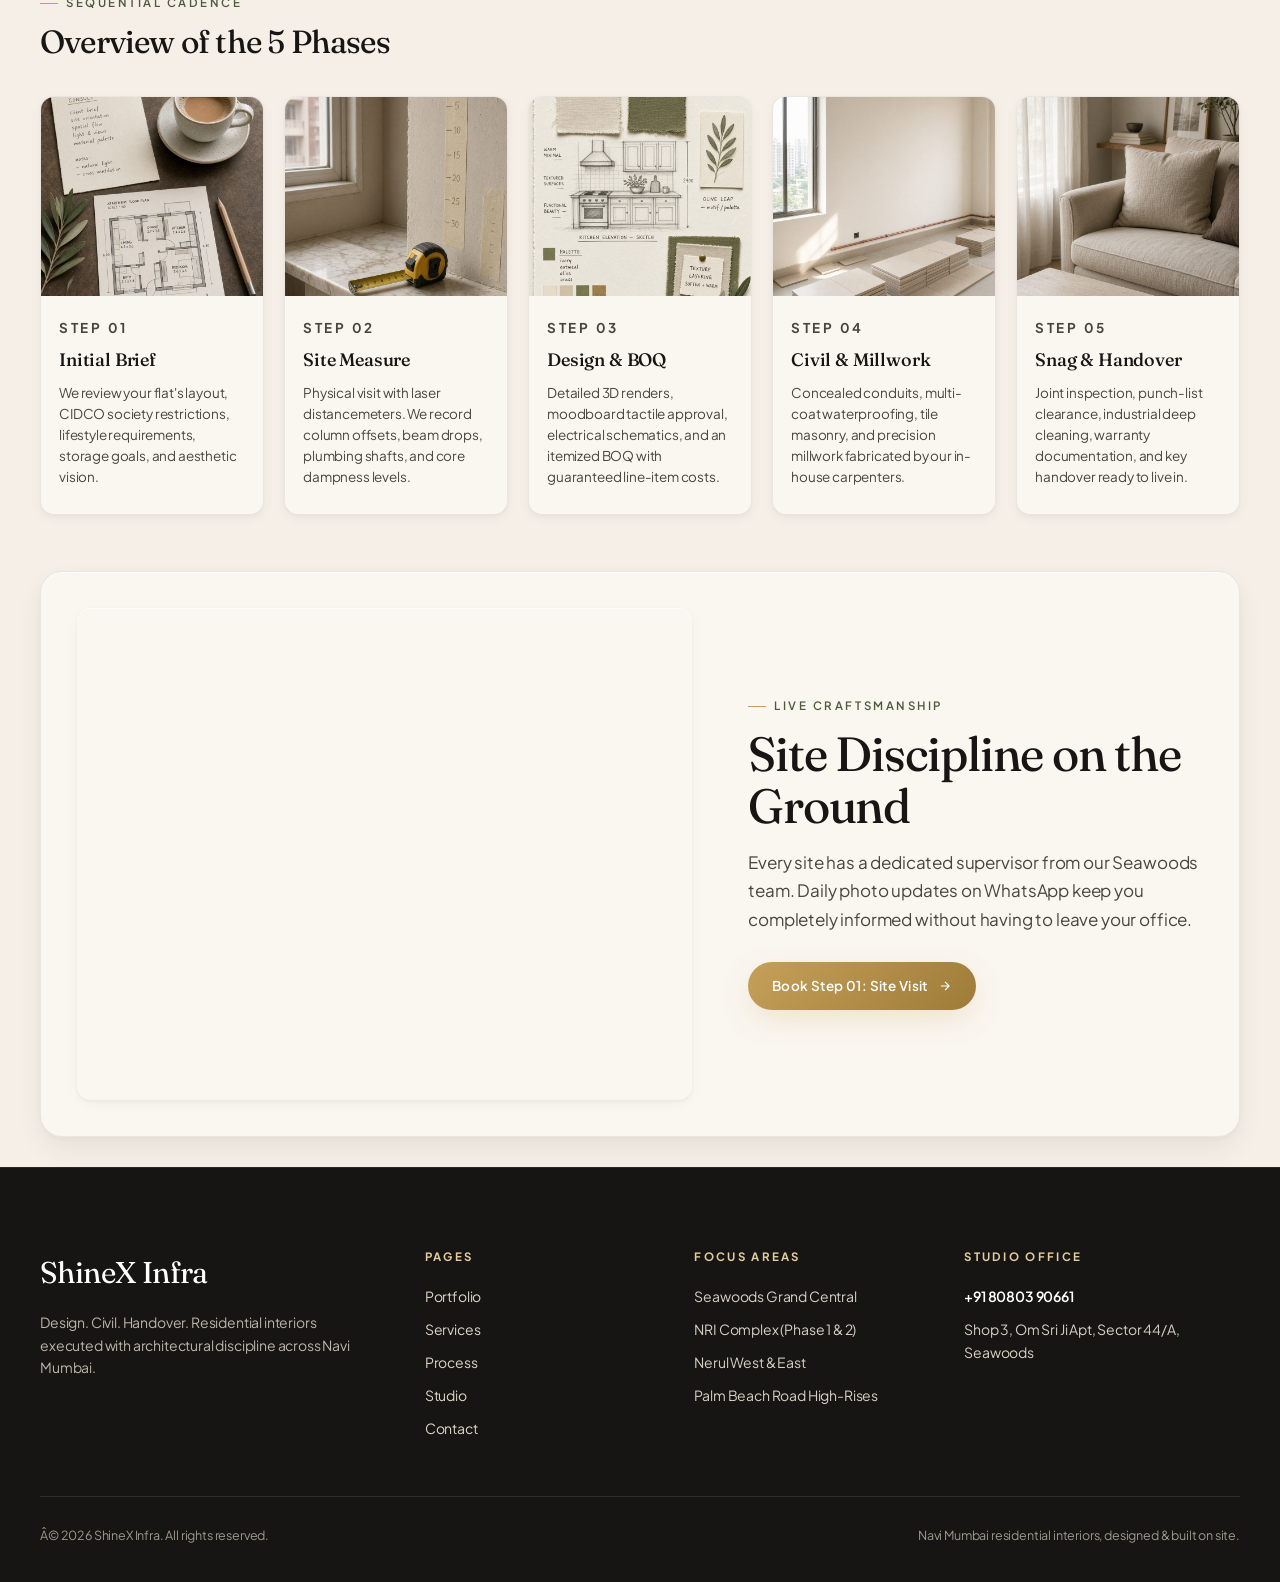
<file: process/index.html>
﻿<!DOCTYPE html>
<html lang="en">
<head>
  <meta charset="UTF-8" />
  <meta name="viewport" content="width=device-width, initial-scale=1" />
  <title>5-Step Turnkey Process â€” ShineX Infra | Seawoods, Navi Mumbai</title>
  <meta name="description" content="Detailed breakdown of the 5-step turnkey interior and civil delivery methodology at ShineX Infra: from physical laser measure to handover." />
  <link rel="preconnect" href="https://fonts.googleapis.com" />
  <link rel="preconnect" href="https://fonts.gstatic.com" crossorigin />
  <link href="https://fonts.googleapis.com/css2?family=Figtree:wght@300;400;500;600;700&family=Fraunces:ital,opsz,wght@0,9..144,300;0,9..144,400;0,9..144,500;0,9..144,600;0,9..144,700;1,9..144,300;1,9..144,400;1,9..144,500;1,9..144,600&family=Plus+Jakarta+Sans:wght@400;500;600;700&display=swap" rel="stylesheet" />
  <link rel="stylesheet" href="../css/site.css" />
  <link rel="icon" type="image/jpeg" href="../assets/01-brand/01-logo-stamp.jpg" />
</head>
<body>
  <!-- Header / Navigation -->
  <header class="nav">
    <div class="wrap nav-inner">
      <a class="brand" href="../index.html">
        <span class="brand-name">ShineX</span>
        <span class="brand-sub">Infra</span>
      </a>
      <button class="nav-toggle" aria-label="Menu">
        <span></span>
        <span></span>
        <span></span>
      </button>
      <ul class="nav-links">
        <li><a href="../work/index.html">Portfolio</a></li>
        <li><a href="../services/index.html">Services</a></li>
        <li><a class="active" href="index.html">Process</a></li>
        <li><a href="../studio/index.html">Studio</a></li>
        <li><a href="../contact/index.html">Contact</a></li>
      </ul>
      <div class="nav-actions">
        <a class="btn btn-brass nav-cta" href="../contact/index.html">Book a visit</a>
      </div>
    </div>
  </header>

  <!-- Page Hero -->
  <!-- Page Hero -->
  <div class="page-hero wrap reveal">
    <p class="sec-kicker">Architectural Methodology</p>
    <h1 class="display">From First Measure to Key Handover</h1>
    <p class="sec-lead">A disciplined 65-day trajectory. Itemized bills of quantities and site schedules are locked after physical laser measurement, eliminating mid-project disputes and surprise costs.</p>
  </div>

  <!-- Interactive Milestone Scrubber Section -->
  <section style="padding-top: 10px; padding-bottom: 30px;">
    <div class="wrap">
      <div class="timeline-scrubber reveal">
        <!-- Interactive Step Selector Tabs -->
        <div class="timeline-nav-tabs">
          <button class="timeline-nav-btn active" data-step="1">
            <span class="timeline-nav-step">Step 01</span>
            <span class="timeline-nav-title">Diagnostic &amp; Brief</span>
          </button>
          <button class="timeline-nav-btn" data-step="2">
            <span class="timeline-nav-step">Step 02</span>
            <span class="timeline-nav-title">Laser Measure</span>
          </button>
          <button class="timeline-nav-btn" data-step="3">
            <span class="timeline-nav-step">Step 03</span>
            <span class="timeline-nav-title">Design &amp; BOQ Lock</span>
          </button>
          <button class="timeline-nav-btn" data-step="4">
            <span class="timeline-nav-step">Step 04</span>
            <span class="timeline-nav-title">Civil &amp; Millwork</span>
          </button>
          <button class="timeline-nav-btn" data-step="5">
            <span class="timeline-nav-step">Step 05</span>
            <span class="timeline-nav-title">Snag &amp; Handover</span>
          </button>
        </div>

        <!-- Dynamic Milestone Spotlight Panel -->
        <div class="timeline-panel-card">
          <div class="timeline-panel-media">
            <img src="../assets/05-process/05-step-01-consult.jpg" alt="Initial brief consultation" />
          </div>
          <div class="timeline-panel-content">
            <span class="timeline-duration-badge">Days 1 â€“ 3 Â· Pre-Design Phase</span>
            <p class="sec-kicker timeline-step-badge">Step 01</p>
            <h2 class="display timeline-title" style="font-size: clamp(24px, 3vw, 32px); margin-bottom: 12px;">Initial Brief &amp; Lifestyle Diagnostic</h2>
            <p class="timeline-lead" style="font-size: 15px; color: var(--text-body); line-height: 1.65;">
              We analyze your family's daily rhythms, Society NOC constraints, interior priorities, and architectural aspirations before a single pencil hits paper.
            </p>
            
            <ul class="timeline-deliverables-list">
              <li>
                <svg width="18" height="18" viewBox="0 0 24 24" fill="none" stroke="currentColor" stroke-width="2.5"><path d="M20 6L9 17l-5-5"/></svg>
                <span>Lifestyle &amp; storage space questionnaire</span>
              </li>
              <li>
                <svg width="18" height="18" viewBox="0 0 24 24" fill="none" stroke="currentColor" stroke-width="2.5"><path d="M20 6L9 17l-5-5"/></svg>
                <span>Navi Mumbai CIDCO society structural guideline review</span>
              </li>
              <li>
                <svg width="18" height="18" viewBox="0 0 24 24" fill="none" stroke="currentColor" stroke-width="2.5"><path d="M20 6L9 17l-5-5"/></svg>
                <span>Target budget parameters and timeline feasibility</span>
              </li>
              <li>
                <svg width="18" height="18" viewBox="0 0 24 24" fill="none" stroke="currentColor" stroke-width="2.5"><path d="M20 6L9 17l-5-5"/></svg>
                <span>Initial material palette alignment</span>
              </li>
            </ul>

            <div style="margin-top: 16px;">
              <a class="btn btn-brass" href="../contact/index.html">Book Initial Briefing</a>
            </div>
          </div>
        </div>
      </div>

      <!-- 5-Step Process Timeline Cards Overview -->
      <div style="margin-top: 64px;">
        <div class="reveal" style="margin-bottom: 28px;">
          <p class="sec-kicker">Sequential Cadence</p>
          <h2 class="display sec-title" style="font-size: 32px;">Overview of the 5 Phases</h2>
        </div>
        <div class="process-timeline reveal">
          <!-- Step 1 -->
          <article class="process-card" data-cursor="explore">
            <div class="process-media">
              <img src="../assets/05-process/05-step-01-consult.jpg" alt="Initial brief consultation" />
            </div>
            <div class="process-body">
              <p class="process-step-num">Step 01</p>
              <h3>Initial Brief</h3>
              <p>We review your flat's layout, CIDCO society restrictions, lifestyle requirements, storage goals, and aesthetic vision.</p>
            </div>
          </article>

          <!-- Step 2 -->
          <article class="process-card" data-cursor="explore">
            <div class="process-media">
              <img src="../assets/05-process/05-step-02-measure.jpg" alt="Laser site measurement" />
            </div>
            <div class="process-body">
              <p class="process-step-num">Step 02</p>
              <h3>Site Measure</h3>
              <p>Physical visit with laser distancemeters. We record column offsets, beam drops, plumbing shafts, and core dampness levels.</p>
            </div>
          </article>

          <!-- Step 3 -->
          <article class="process-card" data-cursor="explore">
            <div class="process-media">
              <img src="../assets/05-process/05-step-03-design.jpg" alt="Architectural design and BOQ" />
            </div>
            <div class="process-body">
              <p class="process-step-num">Step 03</p>
              <h3>Design &amp; BOQ</h3>
              <p>Detailed 3D renders, moodboard tactile approval, electrical schematics, and an itemized BOQ with guaranteed line-item costs.</p>
            </div>
          </article>

          <!-- Step 4 -->
          <article class="process-card" data-cursor="explore">
            <div class="process-media">
              <img src="../assets/05-process/05-step-04-site.jpg" alt="Civil execution and wet area waterproofing" />
            </div>
            <div class="process-body">
              <p class="process-step-num">Step 04</p>
              <h3>Civil &amp; Millwork</h3>
              <p>Concealed conduits, multi-coat waterproofing, tile masonry, and precision millwork fabricated by our in-house carpenters.</p>
            </div>
          </article>

          <!-- Step 5 -->
          <article class="process-card" data-cursor="explore">
            <div class="process-media">
              <img src="../assets/05-process/05-step-05-handover.jpg" alt="Key handover and styling" />
            </div>
            <div class="process-body">
              <p class="process-step-num">Step 05</p>
              <h3>Snag &amp; Handover</h3>
              <p>Joint inspection, punch-list clearance, industrial deep cleaning, warranty documentation, and key handover ready to live in.</p>
            </div>
          </article>
        </div>
      </div>

      <!-- Site Video Section -->
      <div style="margin-top: 56px;" class="featured-showcase reveal" data-cursor="explore">
        <div class="featured-media-frame">
          <video autoplay muted loop playsinline style="width:100%; height:100%; object-fit:cover;">
            <source src="../assets/video/v-process-site.mp4" type="video/mp4" />
          </video>
        </div>
        <div class="featured-content">
          <p class="sec-kicker">Live Craftsmanship</p>
          <h2 class="display sec-title">Site Discipline on the Ground</h2>
          <p class="sec-lead">Every site has a dedicated supervisor from our Seawoods team. Daily photo updates on WhatsApp keep you completely informed without having to leave your office.</p>
          <div style="margin-top: 28px;">
            <a class="btn btn-brass" href="../contact/index.html">
              <span>Book Step 01: Site Visit</span>
              <svg width="14" height="14" viewBox="0 0 24 24" fill="none" stroke="currentColor" stroke-width="2"><path d="M5 12h14M12 5l7 7-7 7"/></svg>
            </a>
          </div>
        </div>
      </div>
    </div>
  </section>

  <!-- Luxury Footer -->
  <footer>
    <div class="wrap">
      <div class="foot-grid">
        <div>
          <div class="foot-brand">ShineX Infra</div>
          <p style="margin-top: 14px; max-width: 34ch; font-size: 14px; line-height: 1.6; color: #BBB4A8;">
            Design. Civil. Handover. Residential interiors executed with architectural discipline across Navi Mumbai.
          </p>
        </div>
        <div class="foot-col">
          <h4>Pages</h4>
          <ul>
            <li><a href="../work/index.html">Portfolio</a></li>
            <li><a href="../services/index.html">Services</a></li>
            <li><a href="index.html">Process</a></li>
            <li><a href="../studio/index.html">Studio</a></li>
            <li><a href="../contact/index.html">Contact</a></li>
          </ul>
        </div>
        <div class="foot-col">
          <h4>Focus Areas</h4>
          <ul>
            <li>Seawoods Grand Central</li>
            <li>NRI Complex (Phase 1 &amp; 2)</li>
            <li>Nerul West &amp; East</li>
            <li>Palm Beach Road High-Rises</li>
          </ul>
        </div>
        <div class="foot-col">
          <h4>Studio Office</h4>
          <ul>
            <li><a href="tel:+918080390661" style="font-weight:600; color:#FFFFFF;">+91 80803 90661</a></li>
            <li>Shop 3, Om Sri Ji Apt, Sector 44/A, Seawoods</li>
          </ul>
        </div>
      </div>
      <div class="foot-bottom">
        <span>Â© 2026 ShineX Infra. All rights reserved.</span>
        <span>Navi Mumbai residential interiors, designed &amp; built on site.</span>
      </div>
    </div>
  </footer>

  <!-- Luxury Floating WhatsApp Concierge Widget -->
  <div class="concierge-widget">
    <div class="concierge-card">
      <div class="concierge-header">
        <div>
          <small>Studio Concierge</small>
          <strong>ShineX Infra</strong>
        </div>
        <button class="concierge-close" data-concierge-close aria-label="Close concierge">âœ•</button>
      </div>
      <div class="concierge-body">
        <p>ðŸ‘‹ Inquire about our schedule or book your site measurement:</p>
        <div class="concierge-chips">
          <button class="concierge-chip" data-concierge-query="Book a site measurement for my apartment">
            <span>ðŸ“ Book Free Site Measure</span>
            <span style="color:var(--brass-dark)">â†’</span>
          </button>
          <button class="concierge-chip" data-concierge-query="Inquire about typical timelines for a 2BHK or 3BHK project">
            <span>â±ï¸ Check Project Timelines</span>
            <span style="color:var(--brass-dark)">â†’</span>
          </button>
        </div>
      </div>
    </div>
    <button class="concierge-toggle" data-concierge-toggle aria-label="Chat with studio">
      <span class="status-dot"></span>
      <span>Consult Studio</span>
      <svg width="16" height="16" viewBox="0 0 24 24" fill="none" stroke="currentColor" stroke-width="2.2"><path d="M21 11.5a8.38 8.38 0 0 1-.9 3.8 8.5 8.5 0 0 1-7.6 4.7 8.38 8.38 0 0 1-3.8-.9L3 21l1.9-5.7a8.38 8.38 0 0 1-.9-3.8 8.5 8.5 0 0 1 4.7-7.6 8.38 8.38 0 0 1 3.8-.9h.5a8.48 8.48 0 0 1 8 8v.5z"/></svg>
    </button>
  </div>

  <script src="../js/site.js"></script>
</body>
</html>
</file>
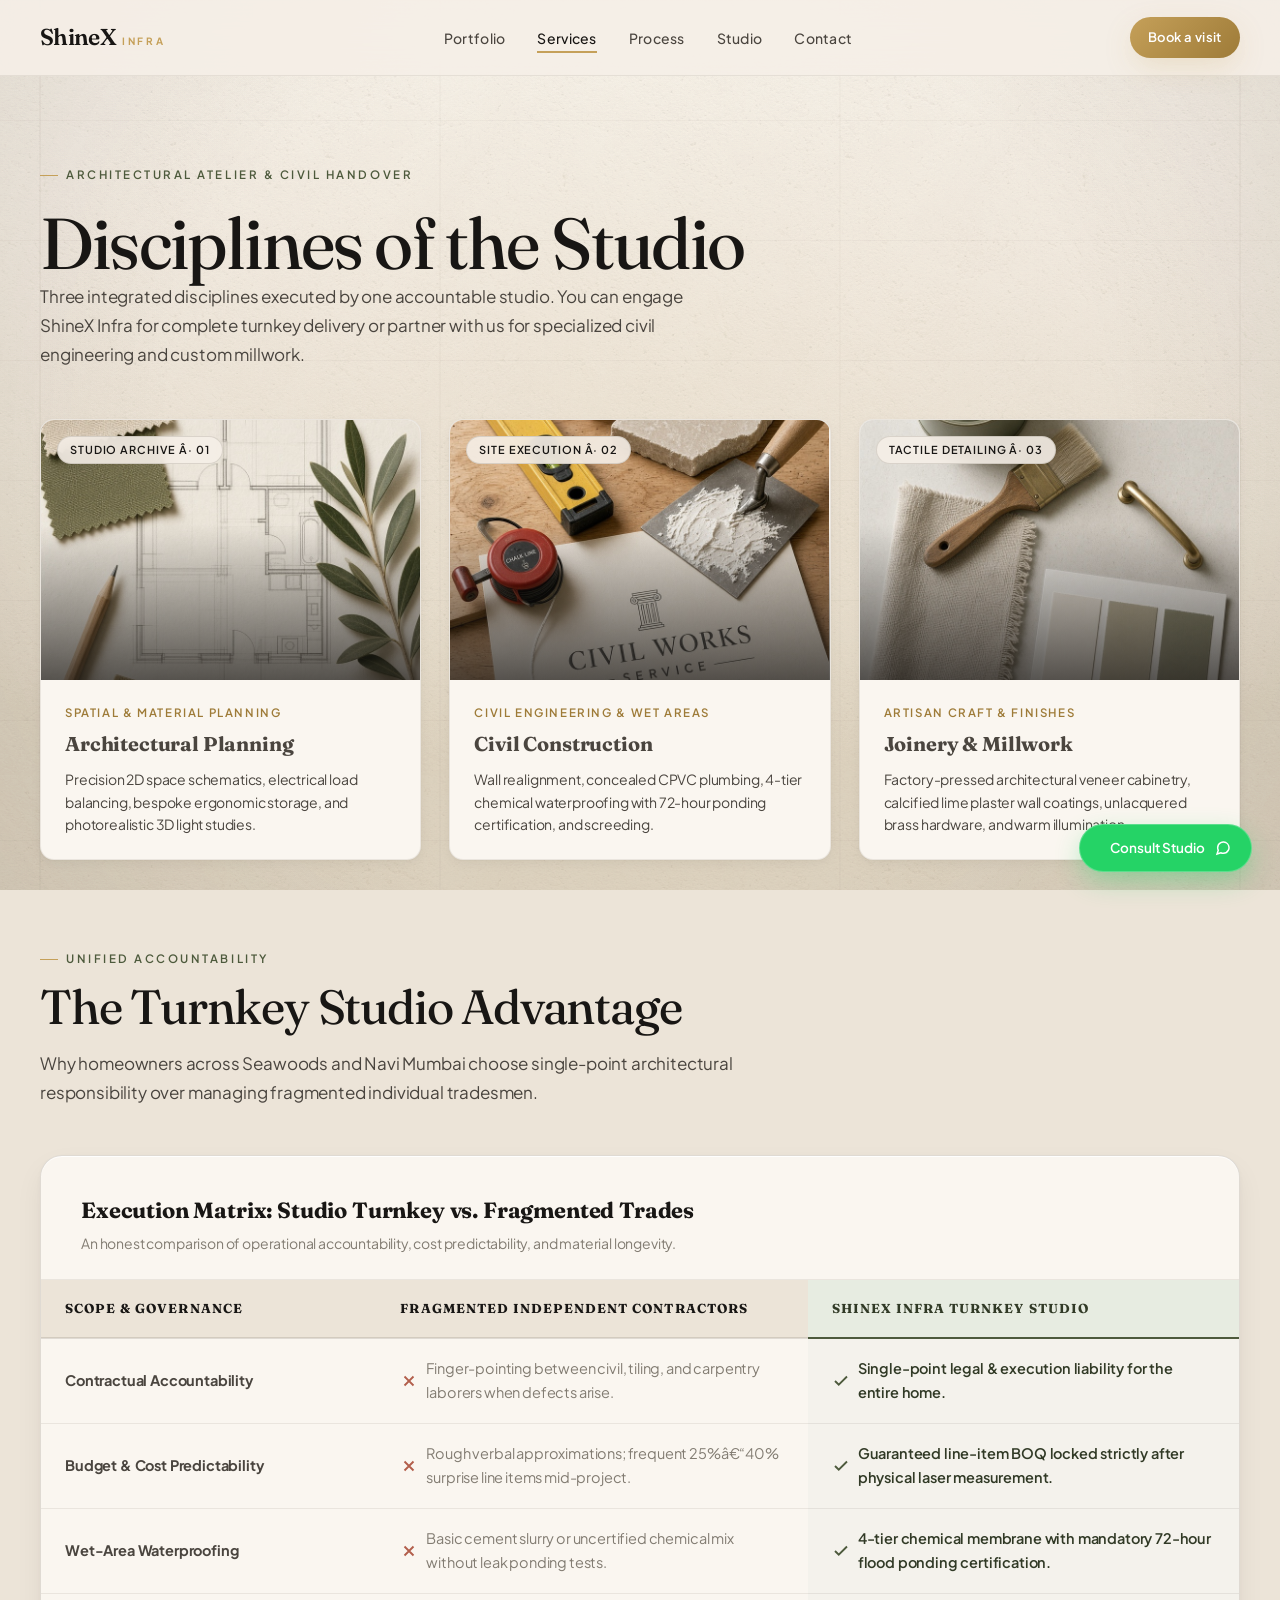
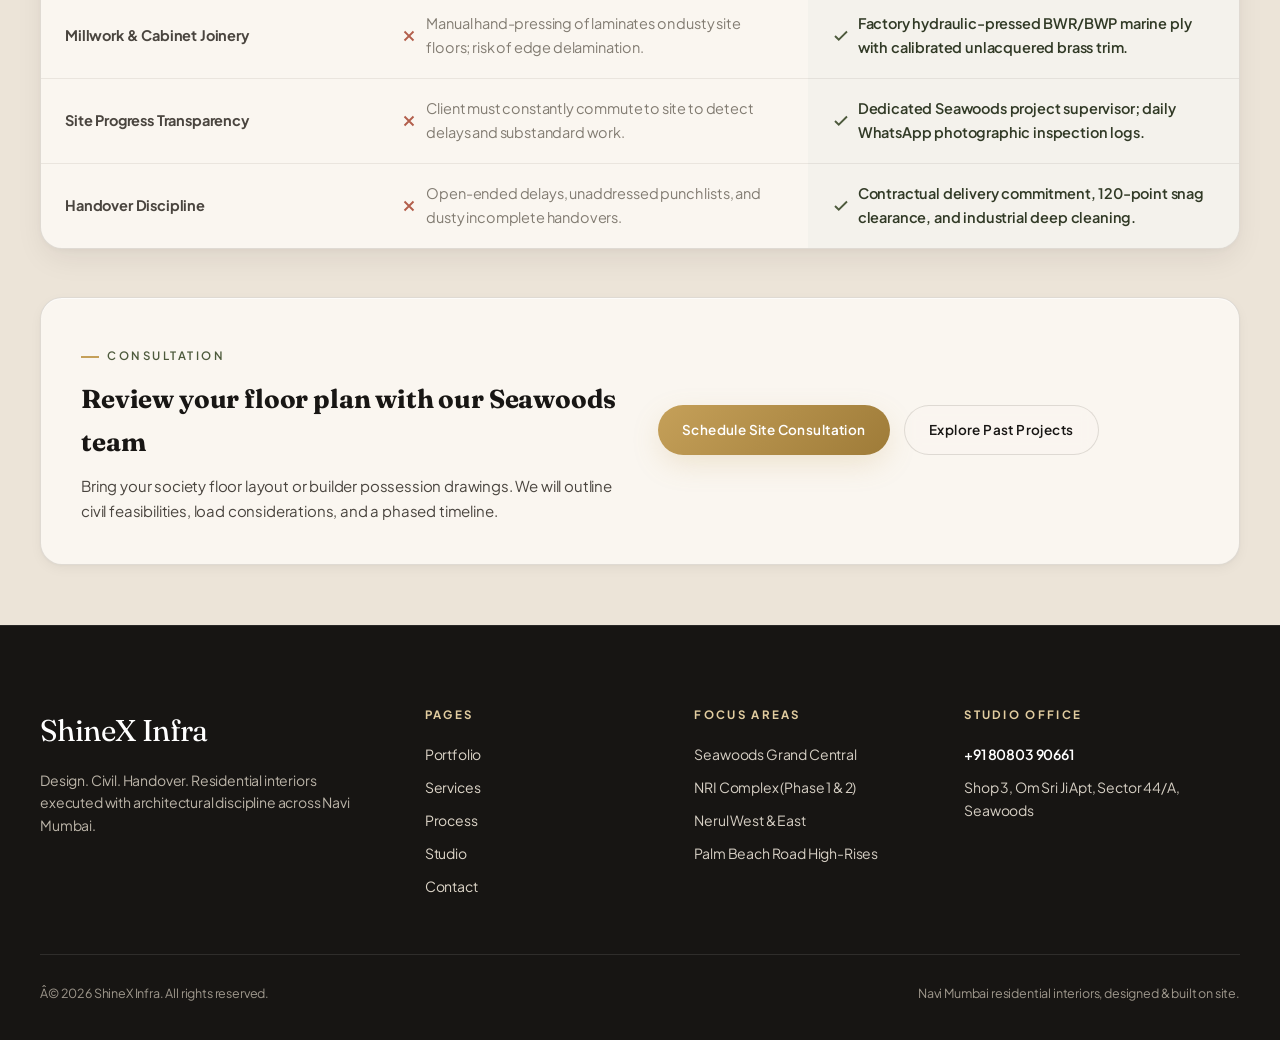
<file: services/index.html>
﻿<!DOCTYPE html>
<html lang="en">
<head>
  <meta charset="UTF-8" />
  <meta name="viewport" content="width=device-width, initial-scale=1" />
  <title>Services â€” ShineX Infra | Architectural Interiors &amp; Civil Handover</title>
  <meta name="description" content="Explore turnkey interior architecture, civil construction, wet area waterproofing, and custom millwork services in Navi Mumbai by ShineX Infra." />
  <link rel="preconnect" href="https://fonts.googleapis.com" />
  <link rel="preconnect" href="https://fonts.gstatic.com" crossorigin />
  <link href="https://fonts.googleapis.com/css2?family=Figtree:wght@300;400;500;600;700&family=Fraunces:ital,opsz,wght@0,9..144,300;0,9..144,400;0,9..144,500;0,9..144,600;0,9..144,700;1,9..144,300;1,9..144,400;1,9..144,500;1,9..144,600&family=Plus+Jakarta+Sans:wght@400;500;600;700&display=swap" rel="stylesheet" />
  <link rel="stylesheet" href="../css/site.css" />
  <link rel="icon" type="image/jpeg" href="../assets/01-brand/01-logo-stamp.jpg" />
</head>
<body>
  <!-- Header / Navigation -->
  <header class="nav">
    <div class="wrap nav-inner">
      <a class="brand" href="../index.html">
        <span class="brand-name">ShineX</span>
        <span class="brand-sub">Infra</span>
      </a>
      <button class="nav-toggle" aria-label="Menu">
        <span></span>
        <span></span>
        <span></span>
      </button>
      <ul class="nav-links">
        <li><a href="../work/index.html">Portfolio</a></li>
        <li><a class="active" href="index.html">Services</a></li>
        <li><a href="../process/index.html">Process</a></li>
        <li><a href="../studio/index.html">Studio</a></li>
        <li><a href="../contact/index.html">Contact</a></li>
      </ul>
      <div class="nav-actions">
        <a class="btn btn-brass nav-cta" href="../contact/index.html">Book a visit</a>
      </div>
    </div>
  </header>

  <!-- Page Hero -->
  <!-- Page Hero -->
  <div class="page-hero wrap reveal">
    <p class="sec-kicker">Architectural Atelier &amp; Civil Handover</p>
    <h1 class="display">Disciplines of the Studio</h1>
    <p class="sec-lead">Three integrated disciplines executed by one accountable studio. You can engage ShineX Infra for complete turnkey delivery or partner with us for specialized civil engineering and custom millwork.</p>
  </div>

  <!-- Dynamic Video Atmosphere Band -->
  <section style="padding-top: 10px; padding-bottom: 30px;">
    <div class="wrap">
      <div class="grid-3 reveal">
        <!-- Atmosphere 01 -->
        <div class="video-preview-card" data-cursor="explore">
          <div class="video-preview-media">
            <span class="video-preview-tag">Studio Archive Â· 01</span>
            <video autoplay muted loop playsinline poster="../assets/04-services/04-service-interiors.jpg">
              <source src="../assets/video/v-00-paper-drift.mp4" type="video/mp4" />
            </video>
            <div class="video-preview-overlay"></div>
          </div>
          <div class="video-preview-body">
            <p class="meta">Spatial &amp; Material Planning</p>
            <h3 class="serif" style="font-size: 20px; margin: 4px 0 8px;">Architectural Planning</h3>
            <p style="font-size: 14px; color: var(--text-body); line-height: 1.6;">Precision 2D space schematics, electrical load balancing, bespoke ergonomic storage, and photorealistic 3D light studies.</p>
          </div>
        </div>

        <!-- Atmosphere 02 -->
        <div class="video-preview-card" data-cursor="explore">
          <div class="video-preview-media">
            <span class="video-preview-tag">Site Execution Â· 02</span>
            <video autoplay muted loop playsinline poster="../assets/04-services/04-service-civil.jpg">
              <source src="../assets/video/v-process-site.mp4" type="video/mp4" />
            </video>
            <div class="video-preview-overlay"></div>
          </div>
          <div class="video-preview-body">
            <p class="meta">Civil Engineering &amp; Wet Areas</p>
            <h3 class="serif" style="font-size: 20px; margin: 4px 0 8px;">Civil Construction</h3>
            <p style="font-size: 14px; color: var(--text-body); line-height: 1.6;">Wall realignment, concealed CPVC plumbing, 4-tier chemical waterproofing with 72-hour ponding certification, and screeding.</p>
          </div>
        </div>

        <!-- Atmosphere 03 -->
        <div class="video-preview-card" data-cursor="explore">
          <div class="video-preview-media">
            <span class="video-preview-tag">Tactile Detailing Â· 03</span>
            <video autoplay muted loop playsinline poster="../assets/04-services/04-service-finish.jpg">
              <source src="../assets/video/v-00-brass.mp4" type="video/mp4" />
            </video>
            <div class="video-preview-overlay"></div>
          </div>
          <div class="video-preview-body">
            <p class="meta">Artisan Craft &amp; Finishes</p>
            <h3 class="serif" style="font-size: 20px; margin: 4px 0 8px;">Joinery &amp; Millwork</h3>
            <p style="font-size: 14px; color: var(--text-body); line-height: 1.6;">Factory-pressed architectural veneer cabinetry, calcified lime plaster wall coatings, unlacquered brass hardware, and warm illumination.</p>
          </div>
        </div>
      </div>
    </div>
  </section>

  <!-- Turnkey vs Fragmented Contractors Comparison Matrix -->
  <section class="section-stone" style="padding-top: 50px; padding-bottom: 60px;">
    <div class="wrap">
      <div class="reveal" style="max-width: 720px; margin-bottom: 36px;">
        <p class="sec-kicker">Unified Accountability</p>
        <h2 class="display sec-title">The Turnkey Studio Advantage</h2>
        <p class="sec-lead">Why homeowners across Seawoods and Navi Mumbai choose single-point architectural responsibility over managing fragmented individual tradesmen.</p>
      </div>

      <div class="matrix-container reveal">
        <div class="matrix-header">
          <strong style="font-family: Fraunces, serif; font-size: 22px; color: var(--text-primary);">Execution Matrix: Studio Turnkey vs. Fragmented Trades</strong>
          <p style="font-size: 14px; color: var(--text-muted); margin-top: 4px;">An honest comparison of operational accountability, cost predictability, and material longevity.</p>
        </div>
        <div class="matrix-table-wrap">
          <table class="matrix-table">
            <thead>
              <tr>
                <th style="width: 28%;">Scope &amp; Governance</th>
                <th style="width: 36%;">Fragmented Independent Contractors</th>
                <th class="col-shinex" style="width: 36%;">ShineX Infra Turnkey Studio</th>
              </tr>
            </thead>
            <tbody>
              <tr>
                <td><strong>Contractual Accountability</strong></td>
                <td>
                  <span class="matrix-badge-fail">
                    <svg width="18" height="18" viewBox="0 0 24 24" fill="none" stroke="currentColor" stroke-width="2.5"><path d="M18 6L6 18M6 6l12 12"/></svg>
                    <span>Finger-pointing between civil, tiling, and carpentry laborers when defects arise.</span>
                  </span>
                </td>
                <td class="col-shinex">
                  <span class="matrix-badge-pass">
                    <svg width="18" height="18" viewBox="0 0 24 24" fill="none" stroke="currentColor" stroke-width="2.5"><path d="M20 6L9 17l-5-5"/></svg>
                    <span>Single-point legal &amp; execution liability for the entire home.</span>
                  </span>
                </td>
              </tr>
              <tr>
                <td><strong>Budget &amp; Cost Predictability</strong></td>
                <td>
                  <span class="matrix-badge-fail">
                    <svg width="18" height="18" viewBox="0 0 24 24" fill="none" stroke="currentColor" stroke-width="2.5"><path d="M18 6L6 18M6 6l12 12"/></svg>
                    <span>Rough verbal approximations; frequent 25%â€“40% surprise line items mid-project.</span>
                  </span>
                </td>
                <td class="col-shinex">
                  <span class="matrix-badge-pass">
                    <svg width="18" height="18" viewBox="0 0 24 24" fill="none" stroke="currentColor" stroke-width="2.5"><path d="M20 6L9 17l-5-5"/></svg>
                    <span>Guaranteed line-item BOQ locked strictly after physical laser measurement.</span>
                  </span>
                </td>
              </tr>
              <tr>
                <td><strong>Wet-Area Waterproofing</strong></td>
                <td>
                  <span class="matrix-badge-fail">
                    <svg width="18" height="18" viewBox="0 0 24 24" fill="none" stroke="currentColor" stroke-width="2.5"><path d="M18 6L6 18M6 6l12 12"/></svg>
                    <span>Basic cement slurry or uncertified chemical mix without leak ponding tests.</span>
                  </span>
                </td>
                <td class="col-shinex">
                  <span class="matrix-badge-pass">
                    <svg width="18" height="18" viewBox="0 0 24 24" fill="none" stroke="currentColor" stroke-width="2.5"><path d="M20 6L9 17l-5-5"/></svg>
                    <span>4-tier chemical membrane with mandatory 72-hour flood ponding certification.</span>
                  </span>
                </td>
              </tr>
              <tr>
                <td><strong>Millwork &amp; Cabinet Joinery</strong></td>
                <td>
                  <span class="matrix-badge-fail">
                    <svg width="18" height="18" viewBox="0 0 24 24" fill="none" stroke="currentColor" stroke-width="2.5"><path d="M18 6L6 18M6 6l12 12"/></svg>
                    <span>Manual hand-pressing of laminates on dusty site floors; risk of edge delamination.</span>
                  </span>
                </td>
                <td class="col-shinex">
                  <span class="matrix-badge-pass">
                    <svg width="18" height="18" viewBox="0 0 24 24" fill="none" stroke="currentColor" stroke-width="2.5"><path d="M20 6L9 17l-5-5"/></svg>
                    <span>Factory hydraulic-pressed BWR/BWP marine ply with calibrated unlacquered brass trim.</span>
                  </span>
                </td>
              </tr>
              <tr>
                <td><strong>Site Progress Transparency</strong></td>
                <td>
                  <span class="matrix-badge-fail">
                    <svg width="18" height="18" viewBox="0 0 24 24" fill="none" stroke="currentColor" stroke-width="2.5"><path d="M18 6L6 18M6 6l12 12"/></svg>
                    <span>Client must constantly commute to site to detect delays and substandard work.</span>
                  </span>
                </td>
                <td class="col-shinex">
                  <span class="matrix-badge-pass">
                    <svg width="18" height="18" viewBox="0 0 24 24" fill="none" stroke="currentColor" stroke-width="2.5"><path d="M20 6L9 17l-5-5"/></svg>
                    <span>Dedicated Seawoods project supervisor; daily WhatsApp photographic inspection logs.</span>
                  </span>
                </td>
              </tr>
              <tr>
                <td><strong>Handover Discipline</strong></td>
                <td>
                  <span class="matrix-badge-fail">
                    <svg width="18" height="18" viewBox="0 0 24 24" fill="none" stroke="currentColor" stroke-width="2.5"><path d="M18 6L6 18M6 6l12 12"/></svg>
                    <span>Open-ended delays, unaddressed punch lists, and dusty incomplete handovers.</span>
                  </span>
                </td>
                <td class="col-shinex">
                  <span class="matrix-badge-pass">
                    <svg width="18" height="18" viewBox="0 0 24 24" fill="none" stroke="currentColor" stroke-width="2.5"><path d="M20 6L9 17l-5-5"/></svg>
                    <span>Contractual delivery commitment, 120-point snag clearance, and industrial deep cleaning.</span>
                  </span>
                </td>
              </tr>
            </tbody>
          </table>
        </div>
      </div>

      <!-- Turnkey Action Banner -->
      <div style="margin-top: 48px; background: var(--bg-surface); border-radius: var(--radius-lg); border: 1px solid var(--border-subtle); box-shadow: var(--shadow-sm); padding: 40px;" class="reveal">
        <div class="split" style="gap: 36px; align-items: center;">
          <div>
            <p class="sec-kicker">Consultation</p>
            <h3 class="serif" style="font-size: 26px; color: var(--text-primary); margin-bottom: 10px;">Review your floor plan with our Seawoods team</h3>
            <p style="font-size: 15px; color: var(--text-body);">Bring your society floor layout or builder possession drawings. We will outline civil feasibilities, load considerations, and a phased timeline.</p>
          </div>
          <div style="display: flex; gap: 14px; flex-wrap: wrap;">
            <a class="btn btn-brass" href="../contact/index.html">Schedule Site Consultation</a>
            <a class="btn btn-ghost" href="../work/index.html">Explore Past Projects</a>
          </div>
        </div>
      </div>
    </div>
  </section>

  <!-- Luxury Footer -->
  <footer>
    <div class="wrap">
      <div class="foot-grid">
        <div>
          <div class="foot-brand">ShineX Infra</div>
          <p style="margin-top: 14px; max-width: 34ch; font-size: 14px; line-height: 1.6; color: #BBB4A8;">
            Design. Civil. Handover. Residential interiors executed with architectural discipline across Navi Mumbai.
          </p>
        </div>
        <div class="foot-col">
          <h4>Pages</h4>
          <ul>
            <li><a href="../work/index.html">Portfolio</a></li>
            <li><a href="index.html">Services</a></li>
            <li><a href="../process/index.html">Process</a></li>
            <li><a href="../studio/index.html">Studio</a></li>
            <li><a href="../contact/index.html">Contact</a></li>
          </ul>
        </div>
        <div class="foot-col">
          <h4>Focus Areas</h4>
          <ul>
            <li>Seawoods Grand Central</li>
            <li>NRI Complex (Phase 1 &amp; 2)</li>
            <li>Nerul West &amp; East</li>
            <li>Palm Beach Road High-Rises</li>
          </ul>
        </div>
        <div class="foot-col">
          <h4>Studio Office</h4>
          <ul>
            <li><a href="tel:+918080390661" style="font-weight:600; color:#FFFFFF;">+91 80803 90661</a></li>
            <li>Shop 3, Om Sri Ji Apt, Sector 44/A, Seawoods</li>
          </ul>
        </div>
      </div>
      <div class="foot-bottom">
        <span>Â© 2026 ShineX Infra. All rights reserved.</span>
        <span>Navi Mumbai residential interiors, designed &amp; built on site.</span>
      </div>
    </div>
  </footer>

  <!-- Luxury Floating WhatsApp Concierge Widget -->
  <div class="concierge-widget">
    <div class="concierge-card">
      <div class="concierge-header">
        <div>
          <small>Studio Concierge</small>
          <strong>ShineX Infra</strong>
        </div>
        <button class="concierge-close" data-concierge-close aria-label="Close concierge">âœ•</button>
      </div>
      <div class="concierge-body">
        <p>ðŸ‘‹ Inquire about our service packages or discuss your specific scope:</p>
        <div class="concierge-chips">
          <button class="concierge-chip" data-concierge-query="Inquire about Full Turnkey Design + Civil package">
            <span>ðŸ”‘ Turnkey Design + Civil</span>
            <span style="color:var(--brass-dark)">â†’</span>
          </button>
          <button class="concierge-chip" data-concierge-query="Inquire about Civil and Wet Area Waterproofing scope">
            <span>ðŸš¿ Civil &amp; Bathrooms Scope</span>
            <span style="color:var(--brass-dark)">â†’</span>
          </button>
          <button class="concierge-chip" data-concierge-query="Book a site visit for my 2 or 3 BHK apartment">
            <span>ðŸ“ Book Site Measurement</span>
            <span style="color:var(--brass-dark)">â†’</span>
          </button>
        </div>
      </div>
    </div>
    <button class="concierge-toggle" data-concierge-toggle aria-label="Chat with studio">
      <span class="status-dot"></span>
      <span>Consult Studio</span>
      <svg width="16" height="16" viewBox="0 0 24 24" fill="none" stroke="currentColor" stroke-width="2.2"><path d="M21 11.5a8.38 8.38 0 0 1-.9 3.8 8.5 8.5 0 0 1-7.6 4.7 8.38 8.38 0 0 1-3.8-.9L3 21l1.9-5.7a8.38 8.38 0 0 1-.9-3.8 8.5 8.5 0 0 1 4.7-7.6 8.38 8.38 0 0 1 3.8-.9h.5a8.48 8.48 0 0 1 8 8v.5z"/></svg>
    </button>
  </div>

  <script src="../js/site.js"></script>
</body>
</html>
</file>
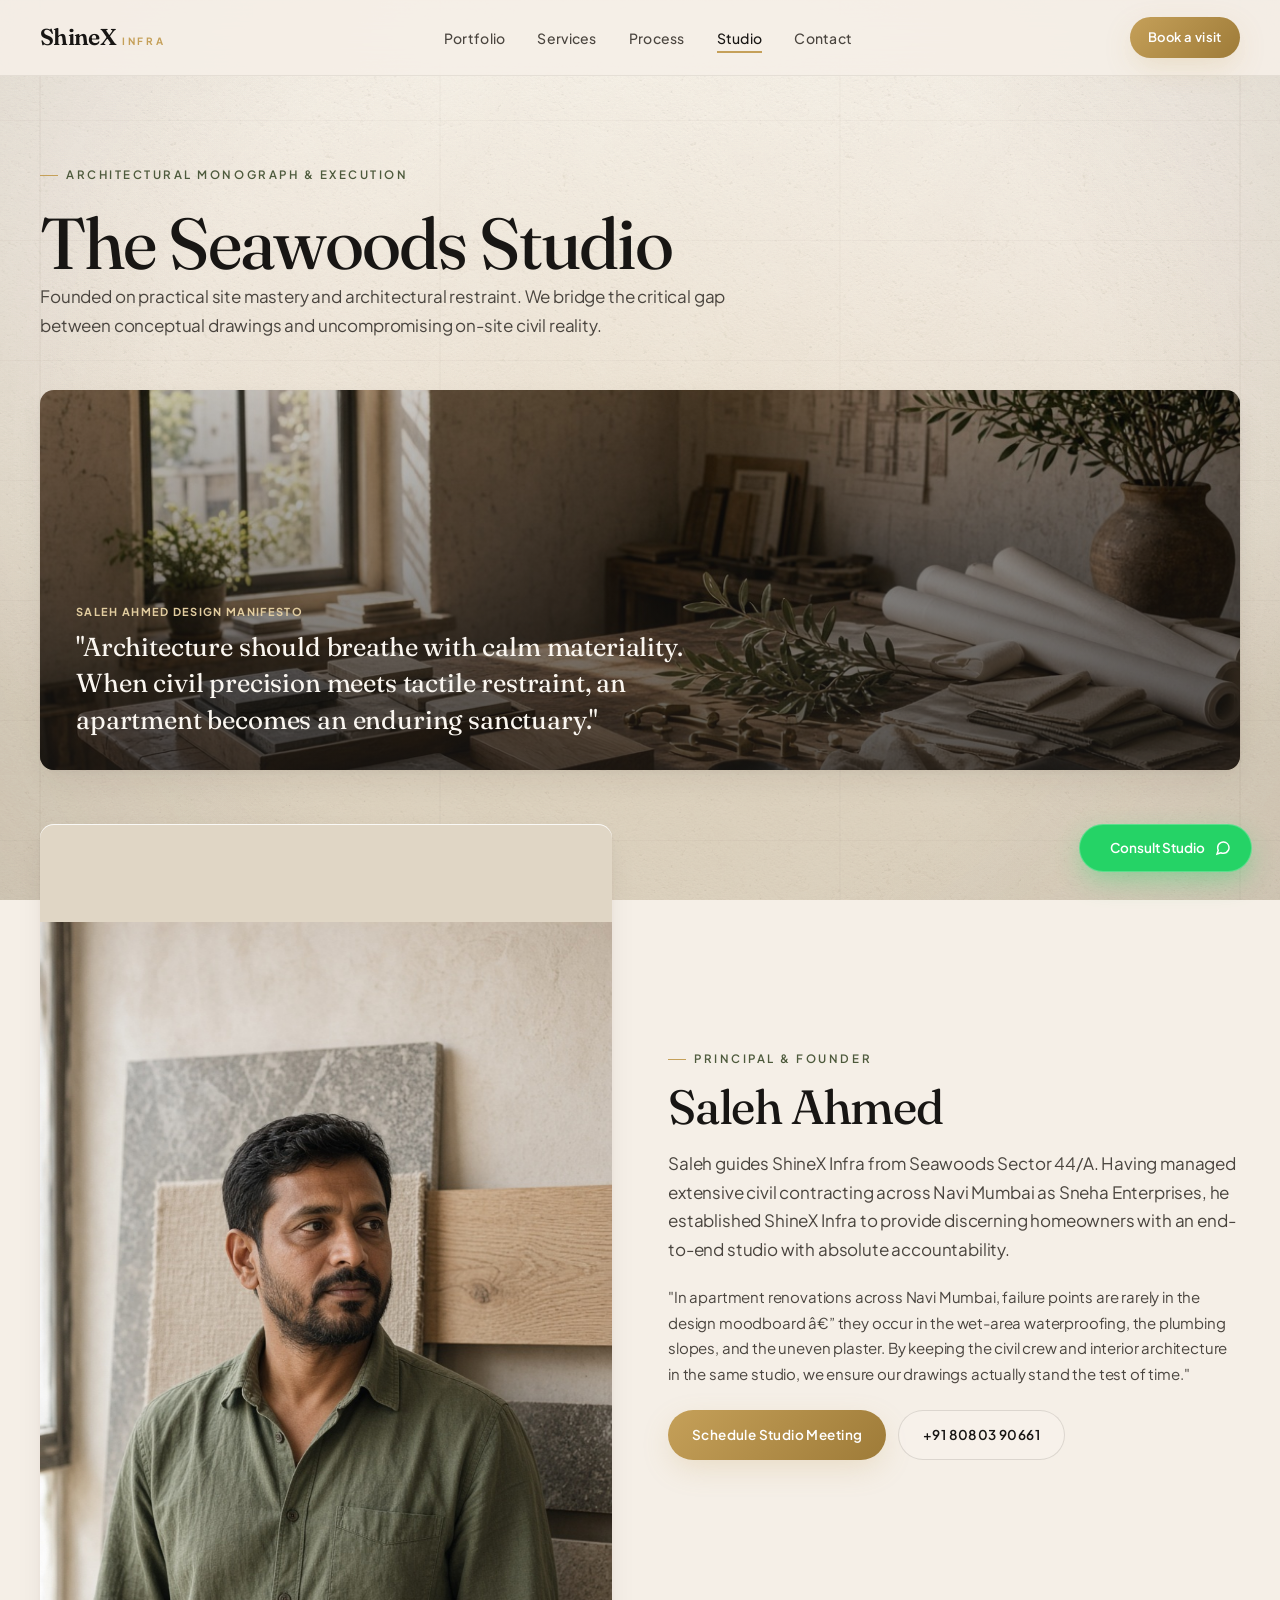
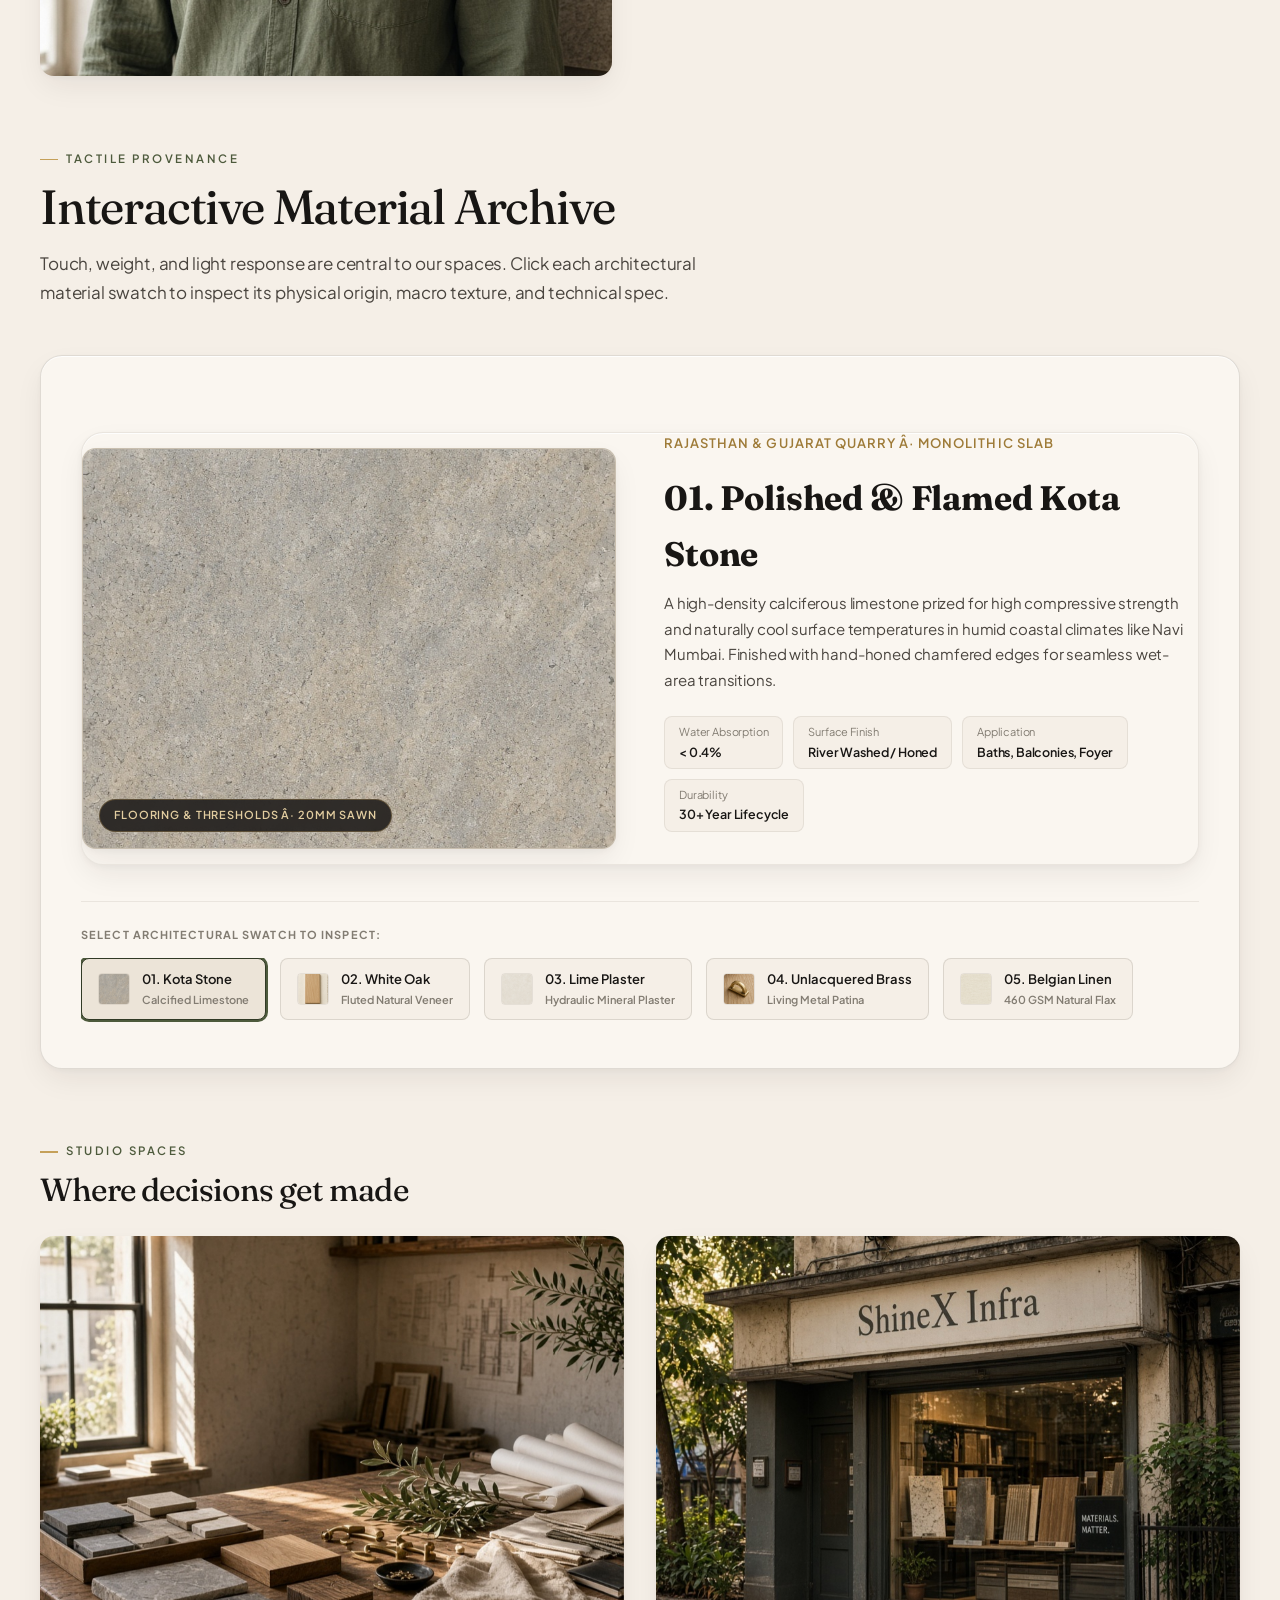
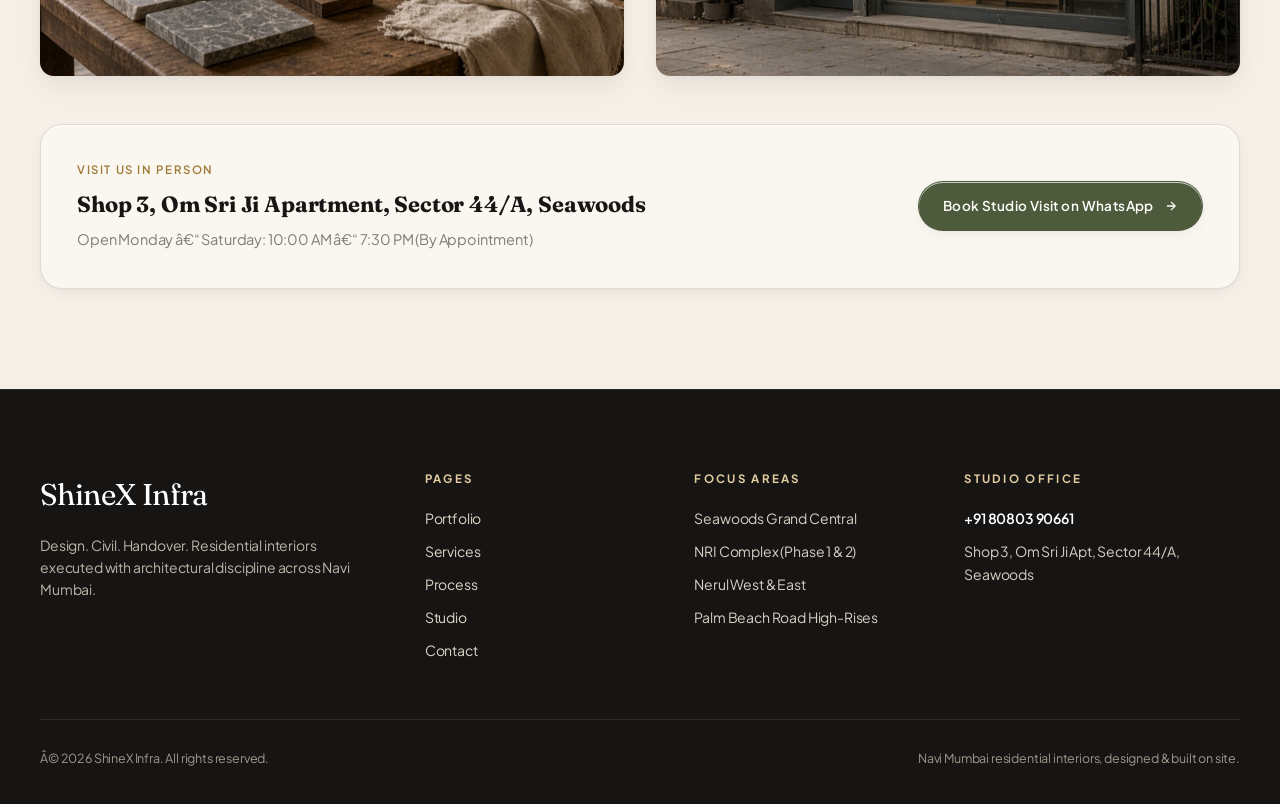
<file: studio/index.html>
﻿<!DOCTYPE html>
<html lang="en">
<head>
  <meta charset="UTF-8" />
  <meta name="viewport" content="width=device-width, initial-scale=1" />
  <title>About the Studio â€” ShineX Infra | Seawoods, Navi Mumbai</title>
  <meta name="description" content="Meet Saleh Ahmed and the ShineX Infra studio team in Seawoods, Navi Mumbai. Architecture, interior design, and turnkey civil execution." />
  <link rel="preconnect" href="https://fonts.googleapis.com" />
  <link rel="preconnect" href="https://fonts.gstatic.com" crossorigin />
  <link href="https://fonts.googleapis.com/css2?family=Figtree:wght@300;400;500;600;700&family=Fraunces:ital,opsz,wght@0,9..144,300;0,9..144,400;0,9..144,500;0,9..144,600;0,9..144,700;1,9..144,300;1,9..144,400;1,9..144,500;1,9..144,600&family=Plus+Jakarta+Sans:wght@400;500;600;700&display=swap" rel="stylesheet" />
  <link rel="stylesheet" href="../css/site.css" />
  <link rel="icon" type="image/jpeg" href="../assets/01-brand/01-logo-stamp.jpg" />
</head>
<body>
  <!-- Header / Navigation -->
  <header class="nav">
    <div class="wrap nav-inner">
      <a class="brand" href="../index.html">
        <span class="brand-name">ShineX</span>
        <span class="brand-sub">Infra</span>
      </a>
      <button class="nav-toggle" aria-label="Menu">
        <span></span>
        <span></span>
        <span></span>
      </button>
      <ul class="nav-links">
        <li><a href="../work/index.html">Portfolio</a></li>
        <li><a href="../services/index.html">Services</a></li>
        <li><a href="../process/index.html">Process</a></li>
        <li><a class="active" href="index.html">Studio</a></li>
        <li><a href="../contact/index.html">Contact</a></li>
      </ul>
      <div class="nav-actions">
        <a class="btn btn-brass nav-cta" href="../contact/index.html">Book a visit</a>
      </div>
    </div>
  </header>

  <!-- Page Hero -->
  <!-- Page Hero -->
  <div class="page-hero wrap reveal">
    <p class="sec-kicker">Architectural Monograph &amp; Execution</p>
    <h1 class="display">The Seawoods Studio</h1>
    <p class="sec-lead">Founded on practical site mastery and architectural restraint. We bridge the critical gap between conceptual drawings and uncompromising on-site civil reality.</p>
  </div>

  <!-- Studio Ambient Video Atmosphere Band -->
  <section style="padding-top: 10px; padding-bottom: 24px;">
    <div class="wrap">
      <div class="parallax-frame reveal" style="height: 380px; position: relative;">
        <video autoplay muted loop playsinline poster="../assets/06-studio/06-studio-table.jpg" style="width: 100%; height: 100%; object-fit: cover;">
          <source src="../assets/video/v-00-dust-light.mp4" type="video/mp4" />
        </video>
        <div style="position: absolute; inset: 0; background: linear-gradient(180deg, rgba(24, 22, 20, 0.2) 0%, rgba(24, 22, 20, 0.75) 100%); pointer-events: none;"></div>
        <div style="position: absolute; bottom: 32px; left: 36px; right: 36px; z-index: 2; color: var(--text-light); max-width: 640px;">
          <span style="font-size: 11px; font-weight: 700; letter-spacing: 0.12em; text-transform: uppercase; color: var(--brass-light); display: block; margin-bottom: 8px;">Saleh Ahmed Design Manifesto</span>
          <p style="font-family: Fraunces, serif; font-size: clamp(20px, 2.5vw, 26px); line-height: 1.4; color: #FAF6F0; margin: 0;">
            "Architecture should breathe with calm materiality. When civil precision meets tactile restraint, an apartment becomes an enduring sanctuary."
          </p>
        </div>
      </div>
    </div>
  </section>

  <!-- Founder Profile -->
  <section style="padding-top: 30px">
    <div class="wrap split reveal">
      <div class="parallax-frame">
        <img class="parallax-img" src="../assets/06-studio/06-founder-portrait.jpg" alt="Saleh Ahmed, Principal at ShineX Infra" />
      </div>
      <div>
        <p class="sec-kicker">Principal &amp; Founder</p>
        <h2 class="display sec-title">Saleh Ahmed</h2>
        <p class="sec-lead" style="margin-bottom: 20px;">
          Saleh guides ShineX Infra from Seawoods Sector 44/A. Having managed extensive civil contracting across Navi Mumbai as Sneha Enterprises, he established ShineX Infra to provide discerning homeowners with an end-to-end studio with absolute accountability.
        </p>
        <p style="font-size: 15px; line-height: 1.7; color: var(--text-body); margin-bottom: 24px;">
          "In apartment renovations across Navi Mumbai, failure points are rarely in the design moodboard â€” they occur in the wet-area waterproofing, the plumbing slopes, and the uneven plaster. By keeping the civil crew and interior architecture in the same studio, we ensure our drawings actually stand the test of time."
        </p>
        <div style="display:flex; gap: 12px; flex-wrap:wrap;">
          <a class="btn btn-brass" href="../contact/index.html">Schedule Studio Meeting</a>
          <a class="btn btn-ghost" href="tel:+918080390661">+91 80803 90661</a>
        </div>
      </div>
    </div>

    <!-- Interactive Tactile Material Swatch Library -->
    <div class="wrap" style="margin-top: 64px;">
      <div class="reveal" style="max-width: 680px;">
        <p class="sec-kicker">Tactile Provenance</p>
        <h2 class="display sec-title">Interactive Material Archive</h2>
        <p class="sec-lead">Touch, weight, and light response are central to our spaces. Click each architectural material swatch to inspect its physical origin, macro texture, and technical spec.</p>
      </div>

      <div class="swatch-library-wrap reveal">
        <!-- Interactive Macro Card -->
        <div class="swatch-display-card">
          <div class="swatch-macro-frame">
            <img class="swatch-macro-img" src="../assets/00-textures/00-kota-stone.jpg" alt="Kota limestone macro texture" />
            <span class="swatch-macro-badge">Flooring &amp; Thresholds Â· 20mm Sawn</span>
          </div>
          <div class="swatch-info-pane">
            <p class="swatch-info-origin">Rajasthan &amp; Gujarat Quarry Â· Monolithic Slab</p>
            <h3 class="swatch-info-title">01. Polished &amp; Flamed Kota Stone</h3>
            <p class="swatch-info-desc">
              A high-density calciferous limestone prized for high compressive strength and naturally cool surface temperatures in humid coastal climates like Navi Mumbai. Finished with hand-honed chamfered edges for seamless wet-area transitions.
            </p>
            <div class="swatch-spec-pills">
              <div class="swatch-spec-pill">
                <small style="color:var(--text-muted);font-size:11px;">Water Absorption</small>
                <strong>&lt; 0.4%</strong>
              </div>
              <div class="swatch-spec-pill">
                <small style="color:var(--text-muted);font-size:11px;">Surface Finish</small>
                <strong>River Washed / Honed</strong>
              </div>
              <div class="swatch-spec-pill">
                <small style="color:var(--text-muted);font-size:11px;">Application</small>
                <strong>Baths, Balconies, Foyer</strong>
              </div>
              <div class="swatch-spec-pill">
                <small style="color:var(--text-muted);font-size:11px;">Durability</small>
                <strong>30+ Year Lifecycle</strong>
              </div>
            </div>
          </div>
        </div>

        <!-- Swatch Selector Buttons -->
        <div style="margin-top: 36px; border-top: 1px solid var(--border-hairline); padding-top: 24px;">
          <small style="display:block; font-weight:700; font-size:11px; letter-spacing:0.1em; text-transform:uppercase; color:var(--text-muted); margin-bottom:14px;">Select Architectural Swatch to Inspect:</small>
          <div class="swatch-selector-track">
            <button class="swatch-btn active" data-swatch="kota">
              <img class="swatch-btn-thumb" src="../assets/00-textures/00-kota-stone.jpg" alt="Kota stone thumbnail" />
              <div>
                <span class="swatch-btn-label">01. Kota Stone</span>
                <span class="swatch-btn-sub">Calcified Limestone</span>
              </div>
            </button>
            <button class="swatch-btn" data-swatch="veneer">
              <img class="swatch-btn-thumb" src="../assets/00-textures/00-veneer.jpg" alt="White oak veneer thumbnail" />
              <div>
                <span class="swatch-btn-label">02. White Oak</span>
                <span class="swatch-btn-sub">Fluted Natural Veneer</span>
              </div>
            </button>
            <button class="swatch-btn" data-swatch="plaster">
              <img class="swatch-btn-thumb" src="../assets/00-textures/00-plaster.jpg" alt="Lime plaster thumbnail" />
              <div>
                <span class="swatch-btn-label">03. Lime Plaster</span>
                <span class="swatch-btn-sub">Hydraulic Mineral Plaster</span>
              </div>
            </button>
            <button class="swatch-btn" data-swatch="brass">
              <img class="swatch-btn-thumb" src="../assets/00-textures/00-brass-macro.jpg" alt="Brushed brass thumbnail" />
              <div>
                <span class="swatch-btn-label">04. Unlacquered Brass</span>
                <span class="swatch-btn-sub">Living Metal Patina</span>
              </div>
            </button>
            <button class="swatch-btn" data-swatch="linen">
              <img class="swatch-btn-thumb" src="../assets/00-textures/00-linen.jpg" alt="Belgian linen thumbnail" />
              <div>
                <span class="swatch-btn-label">05. Belgian Linen</span>
                <span class="swatch-btn-sub">460 GSM Natural Flax</span>
              </div>
            </button>
          </div>
        </div>
      </div>
    </div>

    <!-- Studio Workshop & Material Library Gallery -->
    <div class="wrap" style="margin-top: 64px;">
      <p class="sec-kicker">Studio Spaces</p>
      <h2 class="display sec-title" style="font-size: 32px; margin-bottom: 28px;">Where decisions get made</h2>
      <div class="grid-2 reveal">
        <div class="parallax-frame" data-cursor="explore">
          <img class="parallax-img" src="../assets/06-studio/06-studio-table.jpg" alt="Studio material review table" />
          <p class="meta" style="padding: 14px 18px; background: var(--bg-surface); margin: 0; border-top: 1px solid var(--border-hairline);">Material Library &amp; Client Table Â· Seawoods</p>
        </div>
        <div class="parallax-frame" data-cursor="explore">
          <img class="parallax-img" src="../assets/06-studio/06-studio-exterior-concept.jpg" alt="Studio exterior storefront concept" />
          <p class="meta" style="padding: 14px 18px; background: var(--bg-surface); margin: 0; border-top: 1px solid var(--border-hairline);">Studio Workshop Office Â· Sector 44/A</p>
        </div>
      </div>

      <!-- Studio Location Card (Replaced #FFFFFF with var(--bg-surface)) -->
      <div style="margin-top: 48px; background: var(--bg-surface); border-radius: var(--radius-lg); padding: 36px; border: 1px solid var(--border-subtle); box-shadow: var(--shadow-sm); display: flex; justify-content: space-between; align-items: center; flex-wrap: wrap; gap: 24px;" class="reveal">
        <div>
          <p class="meta">Visit Us in Person</p>
          <h3 class="serif" style="font-size: 22px; color: var(--text-primary); margin: 6px 0;">Shop 3, Om Sri Ji Apartment, Sector 44/A, Seawoods</h3>
          <p style="font-size: 14.5px; color: var(--text-muted);">Open Monday â€“ Saturday: 10:00 AM â€“ 7:30 PM (By Appointment)</p>
        </div>
        <div>
          <a class="btn" href="https://wa.me/918080390661?text=Hello%20ShineX%20Infra,%20I%20would%20like%20to%20visit%20the%20Seawoods%20studio">
            <span>Book Studio Visit on WhatsApp</span>
            <svg width="14" height="14" viewBox="0 0 24 24" fill="none" stroke="currentColor" stroke-width="2.2"><path d="M5 12h14M12 5l7 7-7 7"/></svg>
          </a>
        </div>
      </div>
    </div>
  </section>

  <!-- Luxury Footer -->
  <footer>
    <div class="wrap">
      <div class="foot-grid">
        <div>
          <div class="foot-brand">ShineX Infra</div>
          <p style="margin-top: 14px; max-width: 34ch; font-size: 14px; line-height: 1.6; color: #BBB4A8;">
            Design. Civil. Handover. Residential interiors executed with architectural discipline across Navi Mumbai.
          </p>
        </div>
        <div class="foot-col">
          <h4>Pages</h4>
          <ul>
            <li><a href="../work/index.html">Portfolio</a></li>
            <li><a href="../services/index.html">Services</a></li>
            <li><a href="../process/index.html">Process</a></li>
            <li><a href="index.html">Studio</a></li>
            <li><a href="../contact/index.html">Contact</a></li>
          </ul>
        </div>
        <div class="foot-col">
          <h4>Focus Areas</h4>
          <ul>
            <li>Seawoods Grand Central</li>
            <li>NRI Complex (Phase 1 &amp; 2)</li>
            <li>Nerul West &amp; East</li>
            <li>Palm Beach Road High-Rises</li>
          </ul>
        </div>
        <div class="foot-col">
          <h4>Studio Office</h4>
          <ul>
            <li><a href="tel:+918080390661" style="font-weight:600; color:#FFFFFF;">+91 80803 90661</a></li>
            <li>Shop 3, Om Sri Ji Apt, Sector 44/A, Seawoods</li>
          </ul>
        </div>
      </div>
      <div class="foot-bottom">
        <span>Â© 2026 ShineX Infra. All rights reserved.</span>
        <span>Navi Mumbai residential interiors, designed &amp; built on site.</span>
      </div>
    </div>
  </footer>

  <!-- Luxury Floating WhatsApp Concierge Widget -->
  <div class="concierge-widget">
    <div class="concierge-card">
      <div class="concierge-header">
        <div>
          <small>Studio Concierge</small>
          <strong>ShineX Infra</strong>
        </div>
        <button class="concierge-close" data-concierge-close aria-label="Close concierge">âœ•</button>
      </div>
      <div class="concierge-body">
        <p>ðŸ‘‹ Inquire directly with the studio team:</p>
        <div class="concierge-chips">
          <button class="concierge-chip" data-concierge-query="Schedule an appointment to visit Saleh Ahmed at the Seawoods studio">
            <span>â˜• Book Studio Meeting</span>
            <span style="color:var(--brass-dark)">â†’</span>
          </button>
          <button class="concierge-chip" data-concierge-query="Request a site visit to measure my apartment">
            <span>ðŸ“ Request Site Measurement</span>
            <span style="color:var(--brass-dark)">â†’</span>
          </button>
        </div>
      </div>
    </div>
    <button class="concierge-toggle" data-concierge-toggle aria-label="Chat with studio">
      <span class="status-dot"></span>
      <span>Consult Studio</span>
      <svg width="16" height="16" viewBox="0 0 24 24" fill="none" stroke="currentColor" stroke-width="2.2"><path d="M21 11.5a8.38 8.38 0 0 1-.9 3.8 8.5 8.5 0 0 1-7.6 4.7 8.38 8.38 0 0 1-3.8-.9L3 21l1.9-5.7a8.38 8.38 0 0 1-.9-3.8 8.5 8.5 0 0 1 4.7-7.6 8.38 8.38 0 0 1 3.8-.9h.5a8.48 8.48 0 0 1 8 8v.5z"/></svg>
    </button>
  </div>

  <script src="../js/site.js"></script>
</body>
</html>
</file>
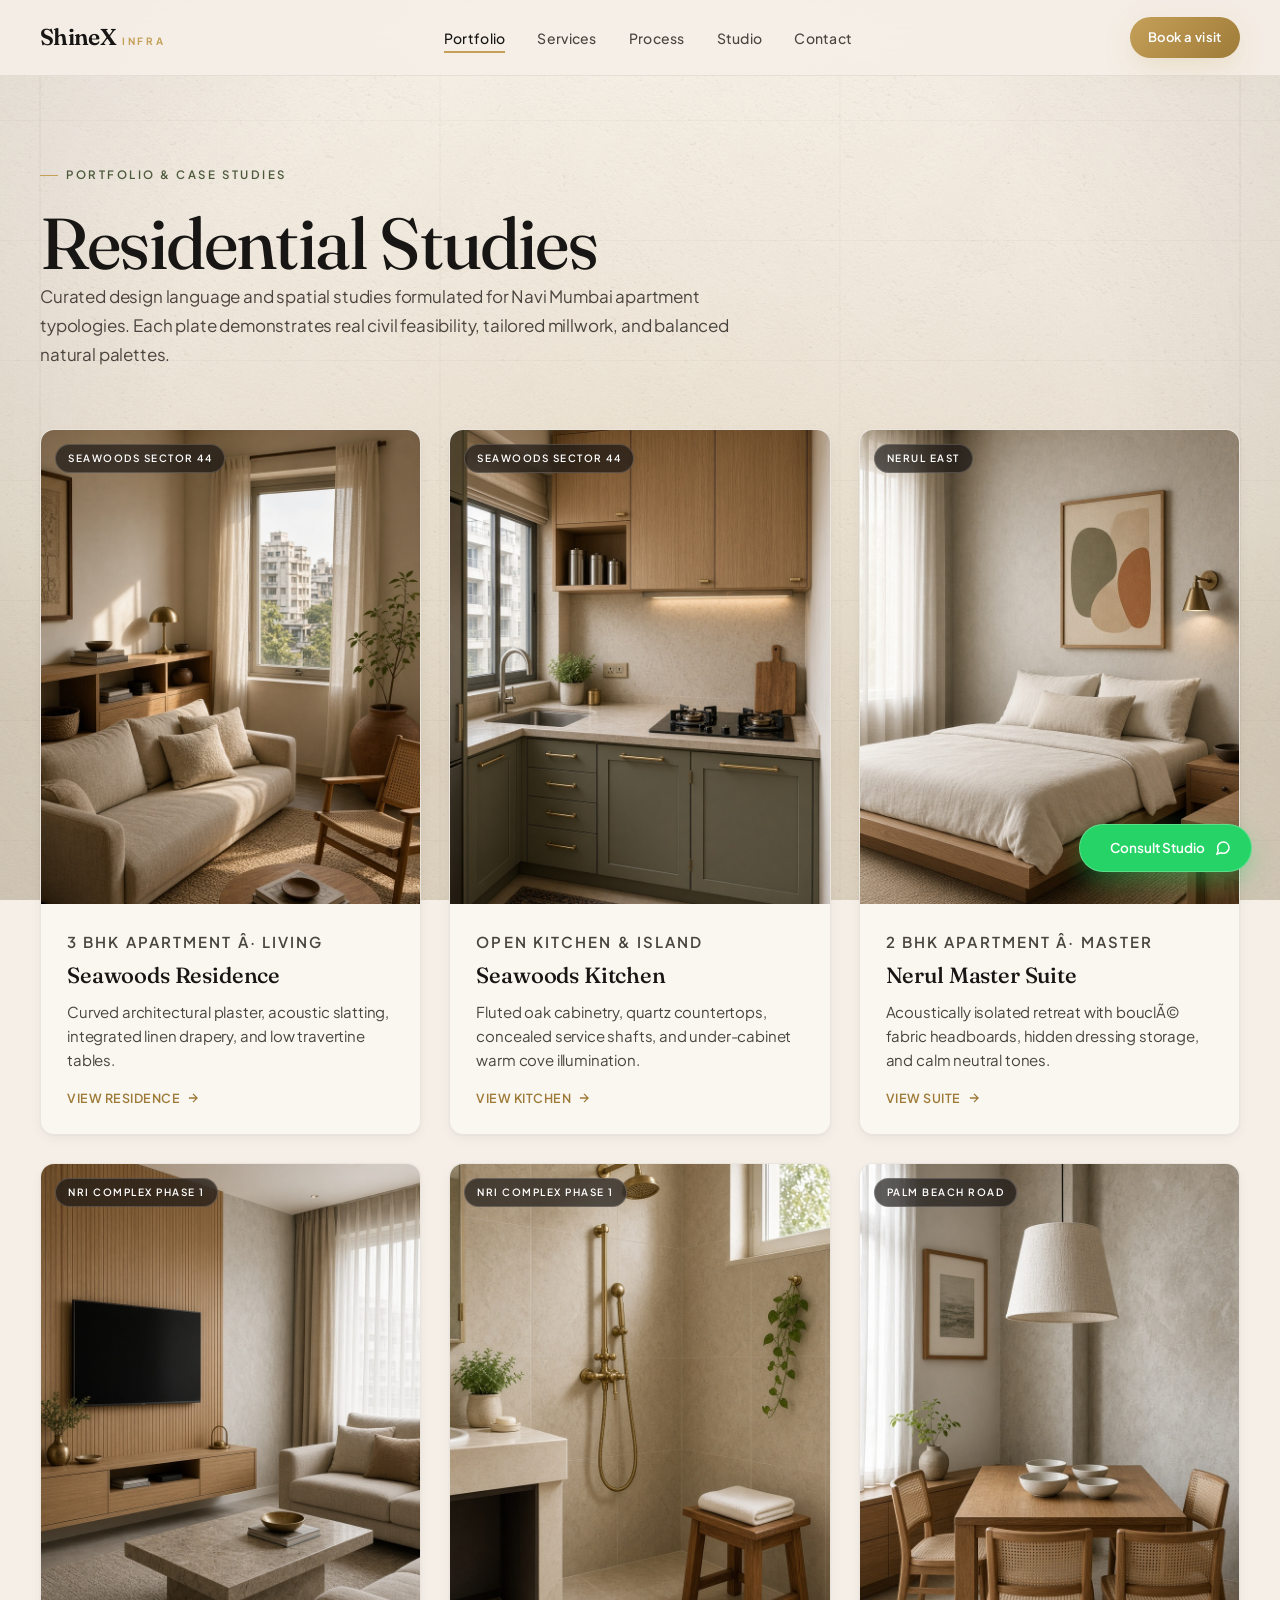
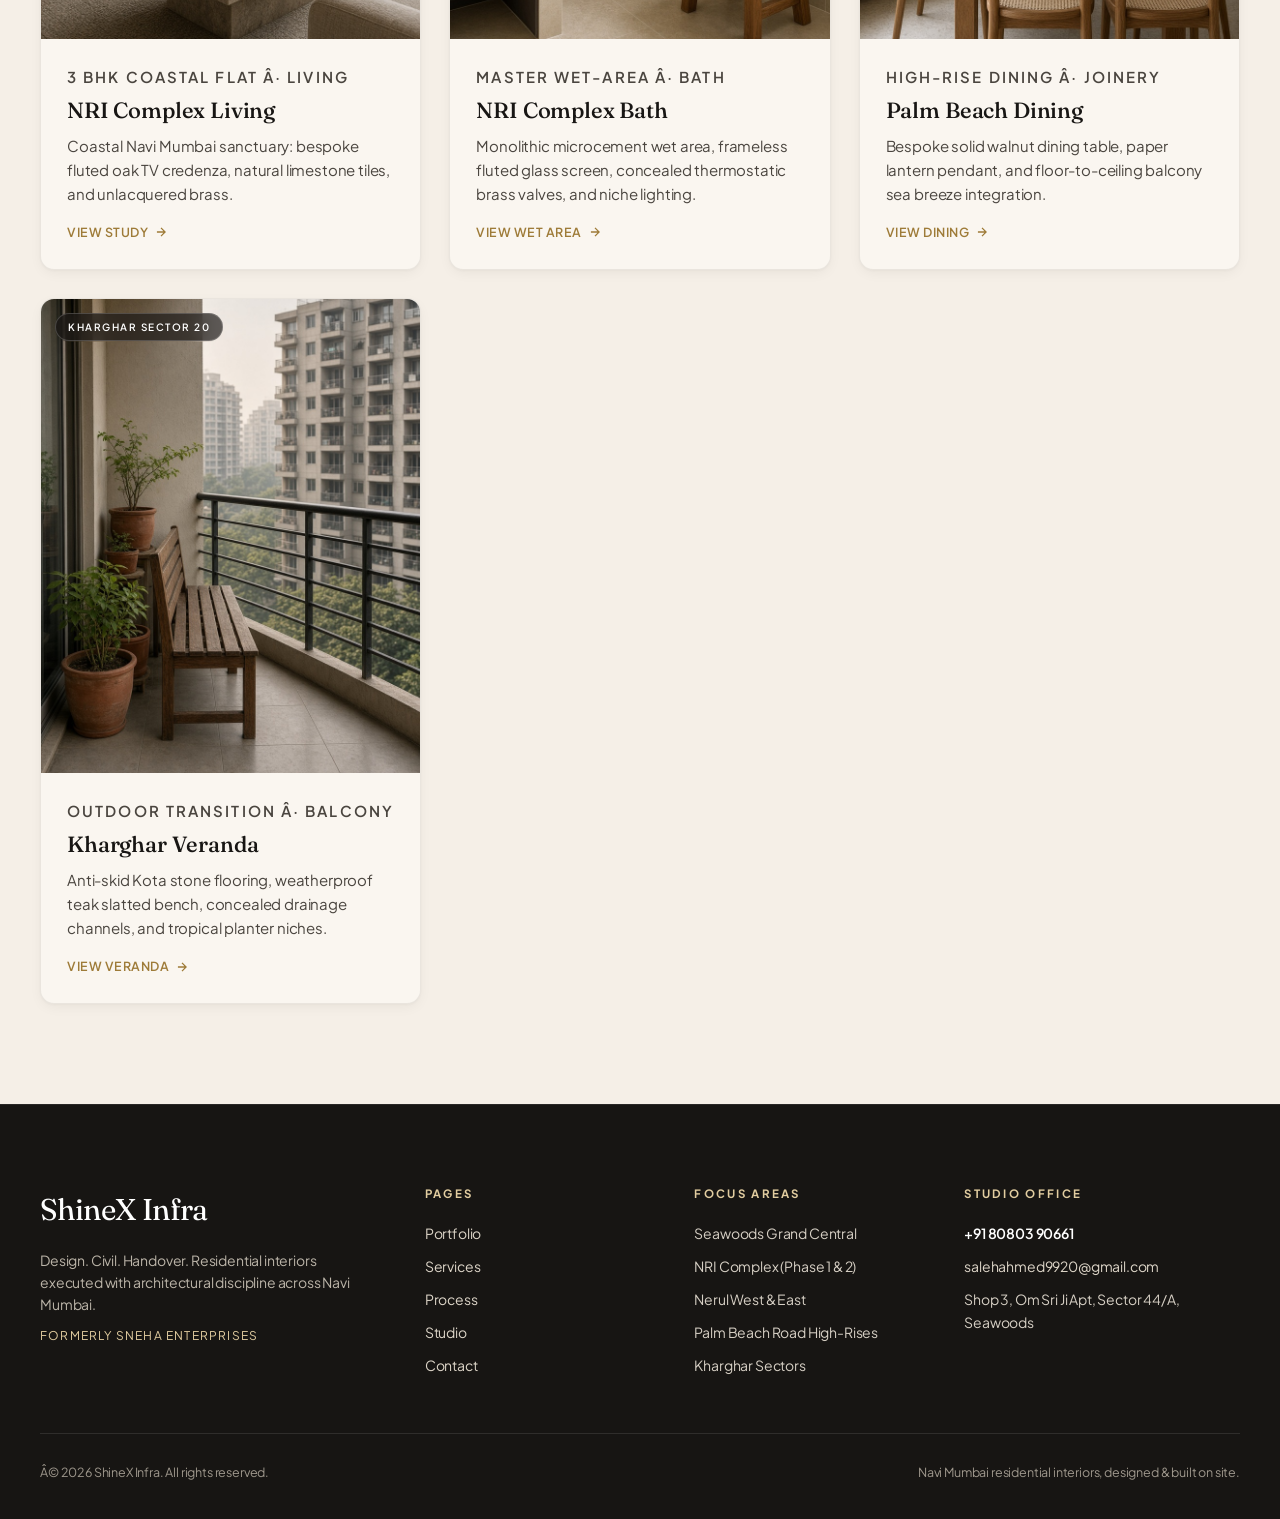
<file: work/index.html>
﻿<!DOCTYPE html>
<html lang="en">
<head>
  <meta charset="UTF-8" />
  <meta name="viewport" content="width=device-width, initial-scale=1" />
  <title>Portfolio &amp; Case Studies â€” ShineX Infra | Seawoods, Navi Mumbai</title>
  <meta name="description" content="Explore residential interior architecture and civil transformation studies across Seawoods, Nerul, NRI Complex, and Palm Beach Road in Navi Mumbai." />
  <link rel="preconnect" href="https://fonts.googleapis.com" />
  <link rel="preconnect" href="https://fonts.gstatic.com" crossorigin />
  <link href="https://fonts.googleapis.com/css2?family=Figtree:wght@300;400;500;600;700&family=Fraunces:ital,opsz,wght@0,9..144,300;0,9..144,400;0,9..144,500;0,9..144,600;0,9..144,700;1,9..144,300;1,9..144,400;1,9..144,500;1,9..144,600&family=Plus+Jakarta+Sans:wght@400;500;600;700&display=swap" rel="stylesheet" />
  <link rel="stylesheet" href="../css/site.css" />
  <link rel="icon" type="image/jpeg" href="../assets/01-brand/01-logo-stamp.jpg" />
</head>
<body>
  <!-- Header / Navigation -->
  <header class="nav">
    <div class="wrap nav-inner">
      <a class="brand" href="../index.html">
        <span class="brand-name">ShineX</span>
        <span class="brand-sub">Infra</span>
      </a>
      <button class="nav-toggle" aria-label="Menu">
        <span></span>
        <span></span>
        <span></span>
      </button>
      <ul class="nav-links">
        <li><a class="active" href="index.html">Portfolio</a></li>
        <li><a href="../services/index.html">Services</a></li>
        <li><a href="../process/index.html">Process</a></li>
        <li><a href="../studio/index.html">Studio</a></li>
        <li><a href="../contact/index.html">Contact</a></li>
      </ul>
      <div class="nav-actions">
        <a class="btn btn-brass nav-cta" href="../contact/index.html">Book a visit</a>
      </div>
    </div>
  </header>

  <!-- Page Hero -->
  <div class="page-hero wrap">
    <p class="sec-kicker">Portfolio &amp; Case Studies</p>
    <h1 class="display">Residential Studies</h1>
    <p class="sec-lead">Curated design language and spatial studies formulated for Navi Mumbai apartment typologies. Each plate demonstrates real civil feasibility, tailored millwork, and balanced natural palettes.</p>
  </div>

  <!-- Projects Grid -->
  <section style="padding-top: 20px">
    <div class="wrap grid-3">
      <!-- 1. Seawoods Living -->
      <a class="card" href="seawoods.html">
        <div class="card-media tall">
          <span class="card-tag">Seawoods Sector 44</span>
          <img src="../assets/03-studies/03-seawoods-living.jpg" alt="Seawoods residence living area" />
        </div>
        <div class="card-body">
          <p class="meta">3 BHK Apartment Â· Living</p>
          <h3>Seawoods Residence</h3>
          <p>Curved architectural plaster, acoustic slatting, integrated linen drapery, and low travertine tables.</p>
          <span class="card-footer-link">
            <span>View Residence</span>
            <svg width="14" height="14" viewBox="0 0 24 24" fill="none" stroke="currentColor" stroke-width="2.2"><path d="M5 12h14M12 5l7 7-7 7"/></svg>
          </span>
        </div>
      </a>

      <!-- 2. Seawoods Kitchen -->
      <a class="card" href="seawoods.html">
        <div class="card-media tall">
          <span class="card-tag">Seawoods Sector 44</span>
          <img src="../assets/03-studies/03-seawoods-kitchen.jpg" alt="Seawoods residence kitchen" />
        </div>
        <div class="card-body">
          <p class="meta">Open Kitchen &amp; Island</p>
          <h3>Seawoods Kitchen</h3>
          <p>Fluted oak cabinetry, quartz countertops, concealed service shafts, and under-cabinet warm cove illumination.</p>
          <span class="card-footer-link">
            <span>View Kitchen</span>
            <svg width="14" height="14" viewBox="0 0 24 24" fill="none" stroke="currentColor" stroke-width="2.2"><path d="M5 12h14M12 5l7 7-7 7"/></svg>
          </span>
        </div>
      </a>

      <!-- 3. Nerul Bedroom -->
      <a class="card" href="nerul.html">
        <div class="card-media tall">
          <span class="card-tag">Nerul East</span>
          <img src="../assets/03-studies/03-nerul-bedroom.jpg" alt="Nerul master suite" />
        </div>
        <div class="card-body">
          <p class="meta">2 BHK Apartment Â· Master</p>
          <h3>Nerul Master Suite</h3>
          <p>Acoustically isolated retreat with bouclÃ© fabric headboards, hidden dressing storage, and calm neutral tones.</p>
          <span class="card-footer-link">
            <span>View Suite</span>
            <svg width="14" height="14" viewBox="0 0 24 24" fill="none" stroke="currentColor" stroke-width="2.2"><path d="M5 12h14M12 5l7 7-7 7"/></svg>
          </span>
        </div>
      </a>

      <!-- 4. NRI Complex Living -->
      <a class="card" href="nri-complex.html">
        <div class="card-media tall">
          <span class="card-tag">NRI Complex Phase 1</span>
          <img src="../assets/03-studies/03-nri-complex-living.jpg" alt="NRI Complex living study" />
        </div>
        <div class="card-body">
          <p class="meta">3 BHK Coastal Flat Â· Living</p>
          <h3>NRI Complex Living</h3>
          <p>Coastal Navi Mumbai sanctuary: bespoke fluted oak TV credenza, natural limestone tiles, and unlacquered brass.</p>
          <span class="card-footer-link">
            <span>View Study</span>
            <svg width="14" height="14" viewBox="0 0 24 24" fill="none" stroke="currentColor" stroke-width="2.2"><path d="M5 12h14M12 5l7 7-7 7"/></svg>
          </span>
        </div>
      </a>

      <!-- 5. NRI Complex Bath -->
      <a class="card" href="nri-complex.html">
        <div class="card-media tall">
          <span class="card-tag">NRI Complex Phase 1</span>
          <img src="../assets/03-studies/03-nri-complex-bath.jpg" alt="NRI Complex bathroom" />
        </div>
        <div class="card-body">
          <p class="meta">Master Wet-Area Â· Bath</p>
          <h3>NRI Complex Bath</h3>
          <p>Monolithic microcement wet area, frameless fluted glass screen, concealed thermostatic brass valves, and niche lighting.</p>
          <span class="card-footer-link">
            <span>View Wet Area</span>
            <svg width="14" height="14" viewBox="0 0 24 24" fill="none" stroke="currentColor" stroke-width="2.2"><path d="M5 12h14M12 5l7 7-7 7"/></svg>
          </span>
        </div>
      </a>

      <!-- 6. Palm Beach Dining -->
      <a class="card" href="palm-beach.html">
        <div class="card-media tall">
          <span class="card-tag">Palm Beach Road</span>
          <img src="../assets/03-studies/03-palm-beach-dining.jpg" alt="Palm Beach dining area" />
        </div>
        <div class="card-body">
          <p class="meta">High-Rise Dining Â· Joinery</p>
          <h3>Palm Beach Dining</h3>
          <p>Bespoke solid walnut dining table, paper lantern pendant, and floor-to-ceiling balcony sea breeze integration.</p>
          <span class="card-footer-link">
            <span>View Dining</span>
            <svg width="14" height="14" viewBox="0 0 24 24" fill="none" stroke="currentColor" stroke-width="2.2"><path d="M5 12h14M12 5l7 7-7 7"/></svg>
          </span>
        </div>
      </a>

      <!-- 7. Kharghar Balcony -->
      <a class="card" href="kharghar.html">
        <div class="card-media tall">
          <span class="card-tag">Kharghar Sector 20</span>
          <img src="../assets/03-studies/03-kharghar-balcony.jpg" alt="Kharghar outdoor balcony" />
        </div>
        <div class="card-body">
          <p class="meta">Outdoor Transition Â· Balcony</p>
          <h3>Kharghar Veranda</h3>
          <p>Anti-skid Kota stone flooring, weatherproof teak slatted bench, concealed drainage channels, and tropical planter niches.</p>
          <span class="card-footer-link">
            <span>View Veranda</span>
            <svg width="14" height="14" viewBox="0 0 24 24" fill="none" stroke="currentColor" stroke-width="2.2"><path d="M5 12h14M12 5l7 7-7 7"/></svg>
          </span>
        </div>
      </a>
    </div>
  </section>

  <!-- Luxury Footer -->
  <footer>
    <div class="wrap">
      <div class="foot-grid">
        <div>
          <div class="foot-brand">ShineX Infra</div>
          <p style="margin-top: 14px; max-width: 34ch; font-size: 14px; line-height: 1.6; color: #BBB4A8;">
            Design. Civil. Handover. Residential interiors executed with architectural discipline across Navi Mumbai.
          </p>
          <p style="margin-top: 10px; font-size: 12px; color: var(--brass-light); letter-spacing: 0.1em; text-transform: uppercase;">
            Formerly Sneha Enterprises
          </p>
        </div>
        <div class="foot-col">
          <h4>Pages</h4>
          <ul>
            <li><a href="index.html">Portfolio</a></li>
            <li><a href="../services/index.html">Services</a></li>
            <li><a href="../process/index.html">Process</a></li>
            <li><a href="../studio/index.html">Studio</a></li>
            <li><a href="../contact/index.html">Contact</a></li>
          </ul>
        </div>
        <div class="foot-col">
          <h4>Focus Areas</h4>
          <ul>
            <li>Seawoods Grand Central</li>
            <li>NRI Complex (Phase 1 &amp; 2)</li>
            <li>Nerul West &amp; East</li>
            <li>Palm Beach Road High-Rises</li>
            <li>Kharghar Sectors</li>
          </ul>
        </div>
        <div class="foot-col">
          <h4>Studio Office</h4>
          <ul>
            <li><a href="tel:+918080390661" style="font-weight:600; color:#FFFFFF;">+91 80803 90661</a></li>
            <li><a href="mailto:salehahmed9920@gmail.com">salehahmed9920@gmail.com</a></li>
            <li>Shop 3, Om Sri Ji Apt, Sector 44/A, Seawoods</li>
          </ul>
        </div>
      </div>
      <div class="foot-bottom">
        <span>Â© 2026 ShineX Infra. All rights reserved.</span>
        <span>Navi Mumbai residential interiors, designed &amp; built on site.</span>
      </div>
    </div>
  </footer>

  <!-- Luxury Floating WhatsApp Concierge Widget -->
  <div class="concierge-widget">
    <div class="concierge-card">
      <div class="concierge-header">
        <div>
          <small>Studio Concierge</small>
          <strong>ShineX Infra</strong>
        </div>
        <button class="concierge-close" data-concierge-close aria-label="Close concierge">âœ•</button>
      </div>
      <div class="concierge-body">
        <p>ðŸ‘‹ Inquire about any of our studies or schedule a visit to your flat:</p>
        <div class="concierge-chips">
          <button class="concierge-chip" data-concierge-query="Book a site measurement for my Navi Mumbai residence">
            <span>ðŸ“ Book Free Site Measure</span>
            <span style="color:var(--brass-dark)">â†’</span>
          </button>
          <button class="concierge-chip" data-concierge-query="Request an estimate for a 2 BHK or 3 BHK interior study">
            <span>ðŸ“‹ Get Project Cost Estimate</span>
            <span style="color:var(--brass-dark)">â†’</span>
          </button>
        </div>
      </div>
    </div>
    <button class="concierge-toggle" data-concierge-toggle aria-label="Chat with studio">
      <span class="status-dot"></span>
      <span>Consult Studio</span>
      <svg width="16" height="16" viewBox="0 0 24 24" fill="none" stroke="currentColor" stroke-width="2.2"><path d="M21 11.5a8.38 8.38 0 0 1-.9 3.8 8.5 8.5 0 0 1-7.6 4.7 8.38 8.38 0 0 1-3.8-.9L3 21l1.9-5.7a8.38 8.38 0 0 1-.9-3.8 8.5 8.5 0 0 1 4.7-7.6 8.38 8.38 0 0 1 3.8-.9h.5a8.48 8.48 0 0 1 8 8v.5z"/></svg>
    </button>
  </div>

  <script src="../js/site.js"></script>
</body>
</html>
</file>
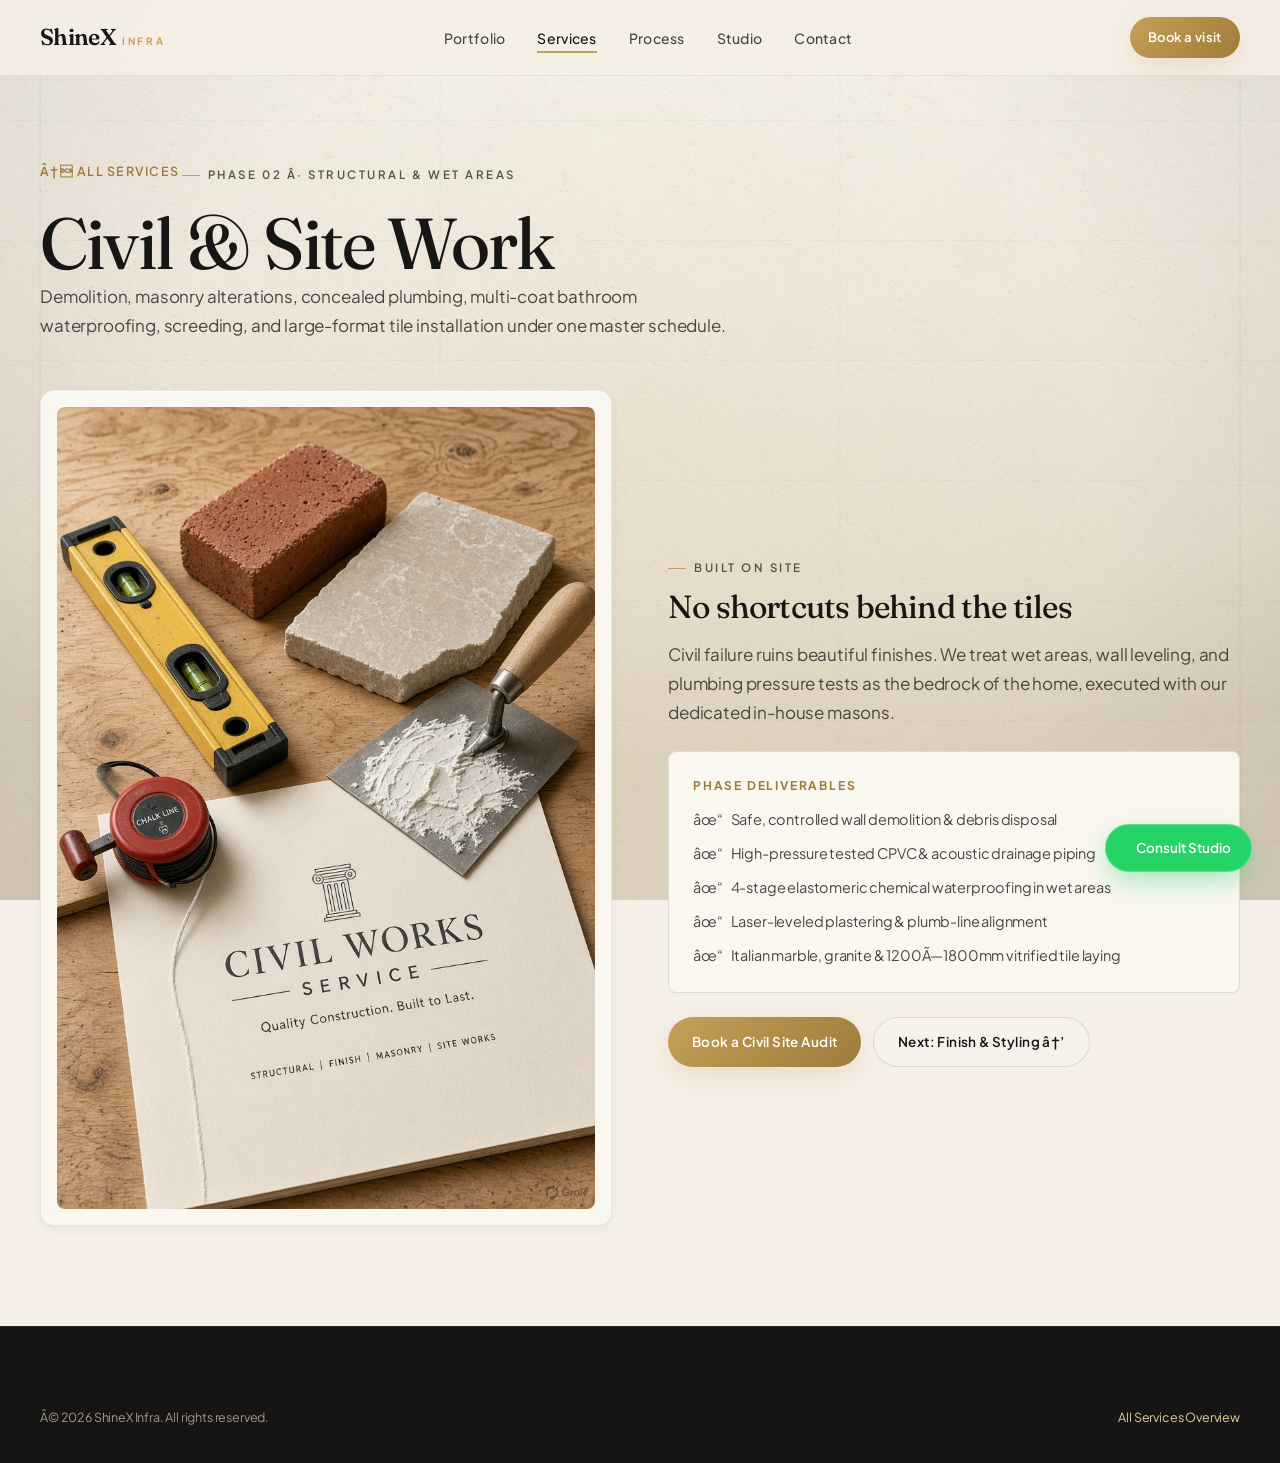
<file: services/civil-works.html>
﻿<!DOCTYPE html>
<html lang="en">
<head>
  <meta charset="UTF-8" />
  <meta name="viewport" content="width=device-width, initial-scale=1" />
  <title>Civil Construction &amp; Waterproofing â€” ShineX Infra</title>
  <meta name="description" content="Demolition, structural alterations, concealed plumbing, wet-area waterproofing, and tiling in Navi Mumbai apartments by ShineX Infra." />
  <link rel="preconnect" href="https://fonts.googleapis.com" />
  <link rel="preconnect" href="https://fonts.gstatic.com" crossorigin />
  <link href="https://fonts.googleapis.com/css2?family=Figtree:wght@300;400;500;600;700&family=Fraunces:ital,opsz,wght@0,9..144,300;0,9..144,400;0,9..144,500;0,9..144,600;0,9..144,700;1,9..144,300;1,9..144,400;1,9..144,500;1,9..144,600&family=Plus+Jakarta+Sans:wght@400;500;600;700&display=swap" rel="stylesheet" />
  <link rel="stylesheet" href="../css/site.css" />
  <link rel="icon" type="image/jpeg" href="../assets/01-brand/01-logo-stamp.jpg" />
</head>
<body>
  <header class="nav">
    <div class="wrap nav-inner">
      <a class="brand" href="../index.html"><span class="brand-name">ShineX</span><span class="brand-sub">Infra</span></a>
      <button class="nav-toggle" aria-label="Menu"><span></span><span></span><span></span></button>
      <ul class="nav-links">
        <li><a href="../work/index.html">Portfolio</a></li>
        <li><a class="active" href="index.html">Services</a></li>
        <li><a href="../process/index.html">Process</a></li>
        <li><a href="../studio/index.html">Studio</a></li>
        <li><a href="../contact/index.html">Contact</a></li>
      </ul>
      <div class="nav-actions"><a class="btn btn-brass nav-cta" href="../contact/index.html">Book a visit</a></div>
    </div>
  </header>

  <div class="page-hero wrap">
    <a href="index.html" style="display:inline-flex; align-items:center; gap:6px; font-size:12.5px; font-weight:600; color:var(--brass-dark); text-transform:uppercase; letter-spacing:0.1em; margin-bottom:12px;">
      â† All Services
    </a>
    <p class="sec-kicker">Phase 02 Â· Structural &amp; Wet Areas</p>
    <h1 class="display">Civil &amp; Site Work</h1>
    <p class="sec-lead">Demolition, masonry alterations, concealed plumbing, multi-coat bathroom waterproofing, screeding, and large-format tile installation under one master schedule.</p>
  </div>

  <section style="padding-top: 10px">
    <div class="wrap split">
      <div class="mat">
        <img src="../assets/04-services/04-service-civil.jpg" alt="Civil construction, levels and masonry" />
      </div>
      <div>
        <p class="sec-kicker">Built on Site</p>
        <h2 class="display sec-title" style="font-size: 32px;">No shortcuts behind the tiles</h2>
        <p class="sec-lead" style="margin-bottom: 20px;">
          Civil failure ruins beautiful finishes. We treat wet areas, wall leveling, and plumbing pressure tests as the bedrock of the home, executed with our dedicated in-house masons.
        </p>

        <div style="background:var(--bg-surface); padding: 24px; border-radius:var(--radius-sm); border:1px solid var(--border-subtle); margin: 24px 0;">
          <h4 style="font-size:12px; letter-spacing:0.15em; text-transform:uppercase; color:var(--brass-dark); margin-bottom:12px; font-weight:700;">Phase Deliverables</h4>
          <ul style="list-style:none; display:grid; gap:10px; font-size:14.5px; color:var(--text-body);">
            <li style="display:flex; align-items:center; gap:8px;">âœ“ <span>Safe, controlled wall demolition &amp; debris disposal</span></li>
            <li style="display:flex; align-items:center; gap:8px;">âœ“ <span>High-pressure tested CPVC &amp; acoustic drainage piping</span></li>
            <li style="display:flex; align-items:center; gap:8px;">âœ“ <span>4-stage elastomeric chemical waterproofing in wet areas</span></li>
            <li style="display:flex; align-items:center; gap:8px;">âœ“ <span>Laser-leveled plastering &amp; plumb-line alignment</span></li>
            <li style="display:flex; align-items:center; gap:8px;">âœ“ <span>Italian marble, granite &amp; 1200Ã—1800mm vitrified tile laying</span></li>
          </ul>
        </div>

        <div style="display:flex; gap:12px; flex-wrap:wrap;">
          <a class="btn btn-brass" href="../contact/index.html">Book a Civil Site Audit</a>
          <a class="btn btn-ghost" href="finish.html">Next: Finish &amp; Styling â†’</a>
        </div>
      </div>
    </div>
  </section>

  <footer>
    <div class="wrap">
      <div class="foot-bottom" style="border:0; padding-top:0;">
        <span>Â© 2026 ShineX Infra. All rights reserved.</span>
        <a href="index.html" style="color:var(--brass-light)">All Services Overview</a>
      </div>
    </div>
  </footer>

  <div class="concierge-widget">
    <div class="concierge-card">
      <div class="concierge-header"><div><small>Studio Concierge</small><strong>ShineX Infra</strong></div><button class="concierge-close" data-concierge-close>âœ•</button></div>
      <div class="concierge-body">
        <p>ðŸ‘‹ Inquire about civil work, bathroom waterproofing or demolition:</p>
        <div class="concierge-chips">
          <button class="concierge-chip" data-concierge-query="Inquire about bathroom waterproofing and civil overhaul in Navi Mumbai"><span>ðŸš¿ Bathroom Waterproofing Scope</span><span style="color:var(--brass-dark)">â†’</span></button>
          <button class="concierge-chip" data-concierge-query="Schedule a civil engineer site inspection"><span>ðŸ“‹ Book Civil Site Inspection</span><span style="color:var(--brass-dark)">â†’</span></button>
        </div>
      </div>
    </div>
    <button class="concierge-toggle" data-concierge-toggle><span class="status-dot"></span><span>Consult Studio</span></button>
  </div>
  <script src="../js/site.js"></script>
</body>
</html>
</file>
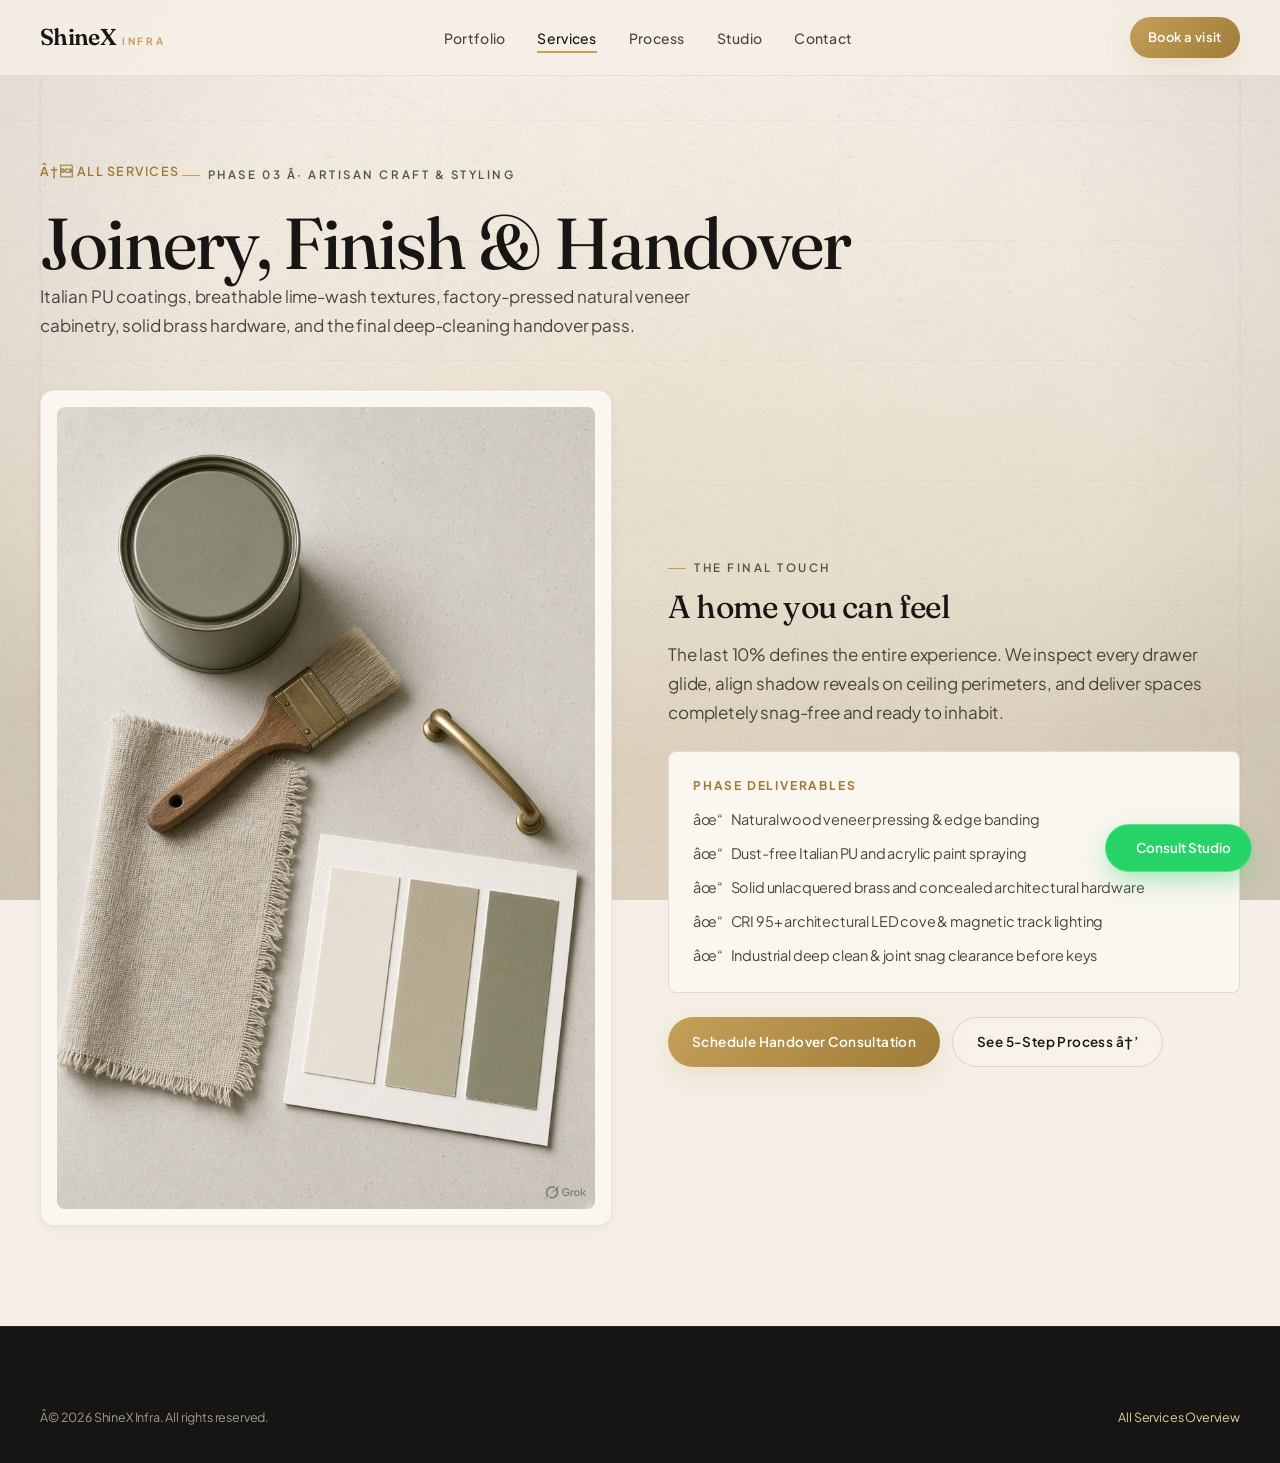
<file: services/finish.html>
﻿<!DOCTYPE html>
<html lang="en">
<head>
  <meta charset="UTF-8" />
  <meta name="viewport" content="width=device-width, initial-scale=1" />
  <title>Artisan Finish &amp; Millwork â€” ShineX Infra</title>
  <meta name="description" content="Custom veneer millwork, Italian PU paint, architectural lighting, brass hardware, and turnkey handover styling in Navi Mumbai by ShineX Infra." />
  <link rel="preconnect" href="https://fonts.googleapis.com" />
  <link rel="preconnect" href="https://fonts.gstatic.com" crossorigin />
  <link href="https://fonts.googleapis.com/css2?family=Figtree:wght@300;400;500;600;700&family=Fraunces:ital,opsz,wght@0,9..144,300;0,9..144,400;0,9..144,500;0,9..144,600;0,9..144,700;1,9..144,300;1,9..144,400;1,9..144,500;1,9..144,600&family=Plus+Jakarta+Sans:wght@400;500;600;700&display=swap" rel="stylesheet" />
  <link rel="stylesheet" href="../css/site.css" />
  <link rel="icon" type="image/jpeg" href="../assets/01-brand/01-logo-stamp.jpg" />
</head>
<body>
  <header class="nav">
    <div class="wrap nav-inner">
      <a class="brand" href="../index.html"><span class="brand-name">ShineX</span><span class="brand-sub">Infra</span></a>
      <button class="nav-toggle" aria-label="Menu"><span></span><span></span><span></span></button>
      <ul class="nav-links">
        <li><a href="../work/index.html">Portfolio</a></li>
        <li><a class="active" href="index.html">Services</a></li>
        <li><a href="../process/index.html">Process</a></li>
        <li><a href="../studio/index.html">Studio</a></li>
        <li><a href="../contact/index.html">Contact</a></li>
      </ul>
      <div class="nav-actions"><a class="btn btn-brass nav-cta" href="../contact/index.html">Book a visit</a></div>
    </div>
  </header>

  <div class="page-hero wrap">
    <a href="index.html" style="display:inline-flex; align-items:center; gap:6px; font-size:12.5px; font-weight:600; color:var(--brass-dark); text-transform:uppercase; letter-spacing:0.1em; margin-bottom:12px;">
      â† All Services
    </a>
    <p class="sec-kicker">Phase 03 Â· Artisan Craft &amp; Styling</p>
    <h1 class="display">Joinery, Finish &amp; Handover</h1>
    <p class="sec-lead">Italian PU coatings, breathable lime-wash textures, factory-pressed natural veneer cabinetry, solid brass hardware, and the final deep-cleaning handover pass.</p>
  </div>

  <section style="padding-top: 10px">
    <div class="wrap split">
      <div class="mat">
        <img src="../assets/04-services/04-service-finish.jpg" alt="Artisan finish, paint samples, and natural textures" />
      </div>
      <div>
        <p class="sec-kicker">The Final Touch</p>
        <h2 class="display sec-title" style="font-size: 32px;">A home you can feel</h2>
        <p class="sec-lead" style="margin-bottom: 20px;">
          The last 10% defines the entire experience. We inspect every drawer glide, align shadow reveals on ceiling perimeters, and deliver spaces completely snag-free and ready to inhabit.
        </p>

        <div style="background:var(--bg-surface); padding: 24px; border-radius:var(--radius-sm); border:1px solid var(--border-subtle); margin: 24px 0;">
          <h4 style="font-size:12px; letter-spacing:0.15em; text-transform:uppercase; color:var(--brass-dark); margin-bottom:12px; font-weight:700;">Phase Deliverables</h4>
          <ul style="list-style:none; display:grid; gap:10px; font-size:14.5px; color:var(--text-body);">
            <li style="display:flex; align-items:center; gap:8px;">âœ“ <span>Natural wood veneer pressing &amp; edge banding</span></li>
            <li style="display:flex; align-items:center; gap:8px;">âœ“ <span>Dust-free Italian PU and acrylic paint spraying</span></li>
            <li style="display:flex; align-items:center; gap:8px;">âœ“ <span>Solid unlacquered brass and concealed architectural hardware</span></li>
            <li style="display:flex; align-items:center; gap:8px;">âœ“ <span>CRI 95+ architectural LED cove &amp; magnetic track lighting</span></li>
            <li style="display:flex; align-items:center; gap:8px;">âœ“ <span>Industrial deep clean &amp; joint snag clearance before keys</span></li>
          </ul>
        </div>

        <div style="display:flex; gap:12px; flex-wrap:wrap;">
          <a class="btn btn-brass" href="../contact/index.html">Schedule Handover Consultation</a>
          <a class="btn btn-ghost" href="../process/index.html">See 5-Step Process â†’</a>
        </div>
      </div>
    </div>
  </section>

  <footer>
    <div class="wrap">
      <div class="foot-bottom" style="border:0; padding-top:0;">
        <span>Â© 2026 ShineX Infra. All rights reserved.</span>
        <a href="index.html" style="color:var(--brass-light)">All Services Overview</a>
      </div>
    </div>
  </footer>

  <div class="concierge-widget">
    <div class="concierge-card">
      <div class="concierge-header"><div><small>Studio Concierge</small><strong>ShineX Infra</strong></div><button class="concierge-close" data-concierge-close>âœ•</button></div>
      <div class="concierge-body">
        <p>ðŸ‘‹ Inquire about finishes, paint or millwork:</p>
        <div class="concierge-chips">
          <button class="concierge-chip" data-concierge-query="Inquire about Italian PU paint and custom veneer joinery"><span>ðŸªµ Veneer &amp; PU Finishes</span><span style="color:var(--brass-dark)">â†’</span></button>
          <button class="concierge-chip" data-concierge-query="Book a consultation to see finish samples at Seawoods studio"><span>ðŸŽ¨ View Finish Samples</span><span style="color:var(--brass-dark)">â†’</span></button>
        </div>
      </div>
    </div>
    <button class="concierge-toggle" data-concierge-toggle><span class="status-dot"></span><span>Consult Studio</span></button>
  </div>
  <script src="../js/site.js"></script>
</body>
</html>
</file>
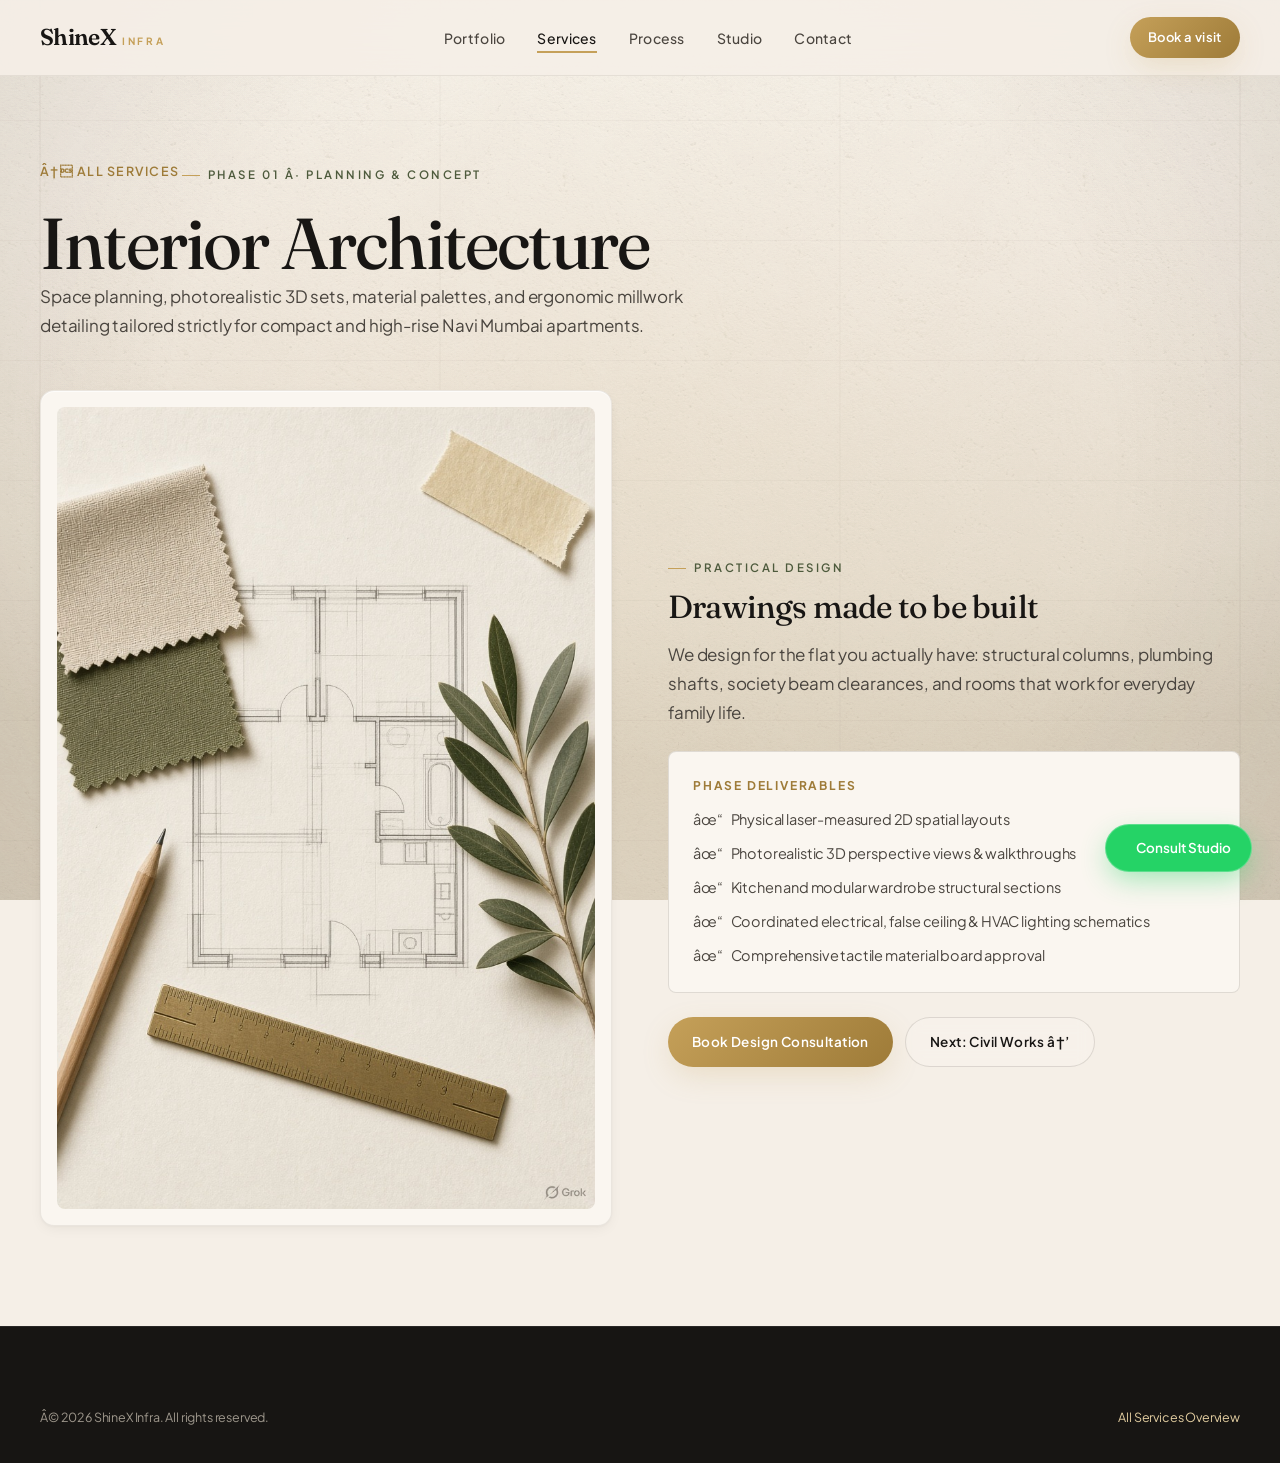
<file: services/interior-design.html>
﻿<!DOCTYPE html>
<html lang="en">
<head>
  <meta charset="UTF-8" />
  <meta name="viewport" content="width=device-width, initial-scale=1" />
  <title>Interior Architecture &amp; Spatial Planning â€” ShineX Infra</title>
  <meta name="description" content="Architectural space planning, 3D visualizations, custom cabinetry ergonomics, and material palettes for Navi Mumbai apartments." />
  <link rel="preconnect" href="https://fonts.googleapis.com" />
  <link rel="preconnect" href="https://fonts.gstatic.com" crossorigin />
  <link href="https://fonts.googleapis.com/css2?family=Figtree:wght@300;400;500;600;700&family=Fraunces:ital,opsz,wght@0,9..144,300;0,9..144,400;0,9..144,500;0,9..144,600;0,9..144,700;1,9..144,300;1,9..144,400;1,9..144,500;1,9..144,600&family=Plus+Jakarta+Sans:wght@400;500;600;700&display=swap" rel="stylesheet" />
  <link rel="stylesheet" href="../css/site.css" />
  <link rel="icon" type="image/jpeg" href="../assets/01-brand/01-logo-stamp.jpg" />
</head>
<body>
  <header class="nav">
    <div class="wrap nav-inner">
      <a class="brand" href="../index.html"><span class="brand-name">ShineX</span><span class="brand-sub">Infra</span></a>
      <button class="nav-toggle" aria-label="Menu"><span></span><span></span><span></span></button>
      <ul class="nav-links">
        <li><a href="../work/index.html">Portfolio</a></li>
        <li><a class="active" href="index.html">Services</a></li>
        <li><a href="../process/index.html">Process</a></li>
        <li><a href="../studio/index.html">Studio</a></li>
        <li><a href="../contact/index.html">Contact</a></li>
      </ul>
      <div class="nav-actions"><a class="btn btn-brass nav-cta" href="../contact/index.html">Book a visit</a></div>
    </div>
  </header>

  <div class="page-hero wrap">
    <a href="index.html" style="display:inline-flex; align-items:center; gap:6px; font-size:12.5px; font-weight:600; color:var(--brass-dark); text-transform:uppercase; letter-spacing:0.1em; margin-bottom:12px;">
      â† All Services
    </a>
    <p class="sec-kicker">Phase 01 Â· Planning &amp; Concept</p>
    <h1 class="display">Interior Architecture</h1>
    <p class="sec-lead">Space planning, photorealistic 3D sets, material palettes, and ergonomic millwork detailing tailored strictly for compact and high-rise Navi Mumbai apartments.</p>
  </div>

  <section style="padding-top: 10px">
    <div class="wrap split">
      <div class="mat">
        <img src="../assets/04-services/04-service-interiors.jpg" alt="Interior architectural planning and blueprints" />
      </div>
      <div>
        <p class="sec-kicker">Practical Design</p>
        <h2 class="display sec-title" style="font-size: 32px;">Drawings made to be built</h2>
        <p class="sec-lead" style="margin-bottom: 20px;">
          We design for the flat you actually have: structural columns, plumbing shafts, society beam clearances, and rooms that work for everyday family life.
        </p>

        <div style="background:var(--bg-surface); padding: 24px; border-radius:var(--radius-sm); border:1px solid var(--border-subtle); margin: 24px 0;">
          <h4 style="font-size:12px; letter-spacing:0.15em; text-transform:uppercase; color:var(--brass-dark); margin-bottom:12px; font-weight:700;">Phase Deliverables</h4>
          <ul style="list-style:none; display:grid; gap:10px; font-size:14.5px; color:var(--text-body);">
            <li style="display:flex; align-items:center; gap:8px;">âœ“ <span>Physical laser-measured 2D spatial layouts</span></li>
            <li style="display:flex; align-items:center; gap:8px;">âœ“ <span>Photorealistic 3D perspective views &amp; walkthroughs</span></li>
            <li style="display:flex; align-items:center; gap:8px;">âœ“ <span>Kitchen and modular wardrobe structural sections</span></li>
            <li style="display:flex; align-items:center; gap:8px;">âœ“ <span>Coordinated electrical, false ceiling &amp; HVAC lighting schematics</span></li>
            <li style="display:flex; align-items:center; gap:8px;">âœ“ <span>Comprehensive tactile material board approval</span></li>
          </ul>
        </div>

        <div style="display:flex; gap:12px; flex-wrap:wrap;">
          <a class="btn btn-brass" href="../contact/index.html">Book Design Consultation</a>
          <a class="btn btn-ghost" href="civil-works.html">Next: Civil Works â†’</a>
        </div>
      </div>
    </div>
  </section>

  <footer>
    <div class="wrap">
      <div class="foot-bottom" style="border:0; padding-top:0;">
        <span>Â© 2026 ShineX Infra. All rights reserved.</span>
        <a href="index.html" style="color:var(--brass-light)">All Services Overview</a>
      </div>
    </div>
  </footer>

  <div class="concierge-widget">
    <div class="concierge-card">
      <div class="concierge-header"><div><small>Studio Concierge</small><strong>ShineX Infra</strong></div><button class="concierge-close" data-concierge-close>âœ•</button></div>
      <div class="concierge-body">
        <p>ðŸ‘‹ Inquire about interior architectural drawings or planning:</p>
        <div class="concierge-chips">
          <button class="concierge-chip" data-concierge-query="Inquire about 2D and 3D interior design drawings"><span>ðŸ“ 2D &amp; 3D Design Sets</span><span style="color:var(--brass-dark)">â†’</span></button>
          <button class="concierge-chip" data-concierge-query="Book a site visit for space planning"><span>ðŸ“‹ Book Space Planning Visit</span><span style="color:var(--brass-dark)">â†’</span></button>
        </div>
      </div>
    </div>
    <button class="concierge-toggle" data-concierge-toggle><span class="status-dot"></span><span>Consult Studio</span></button>
  </div>
  <script src="../js/site.js"></script>
</body>
</html>
</file>
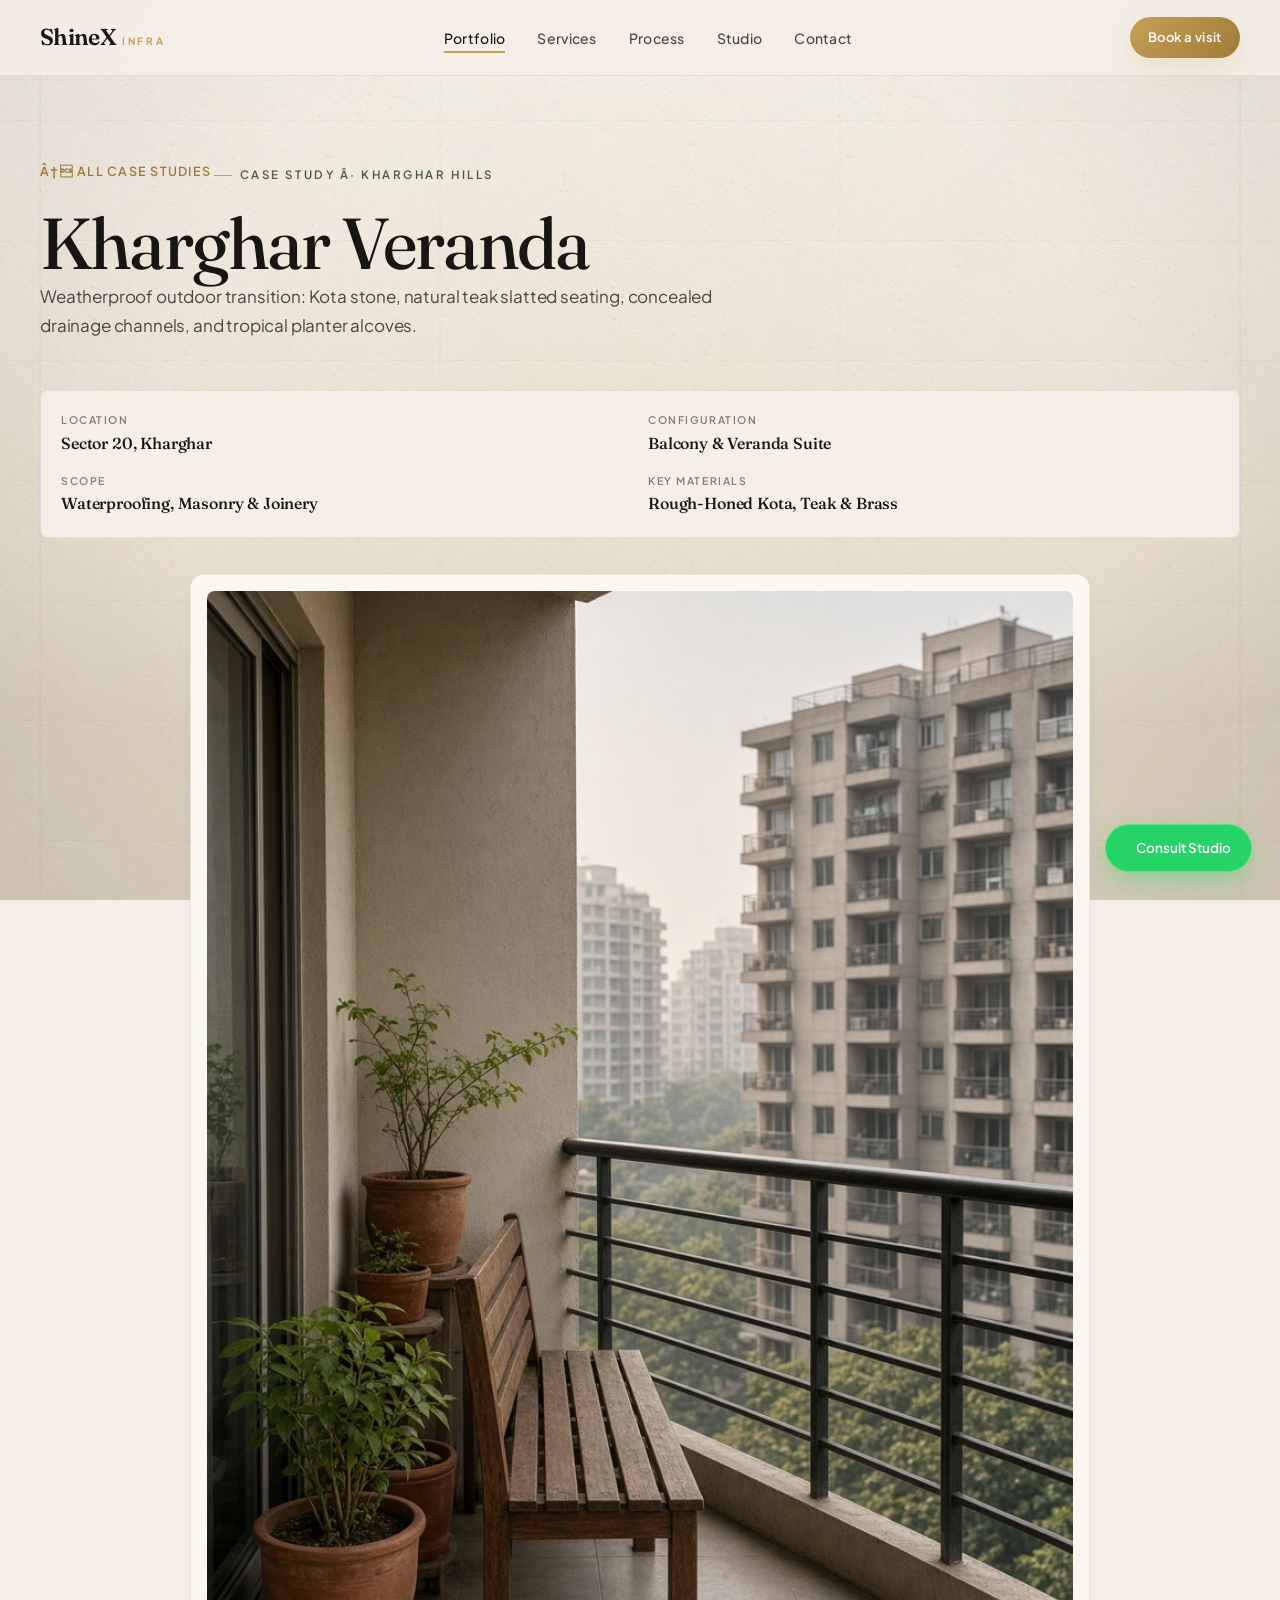
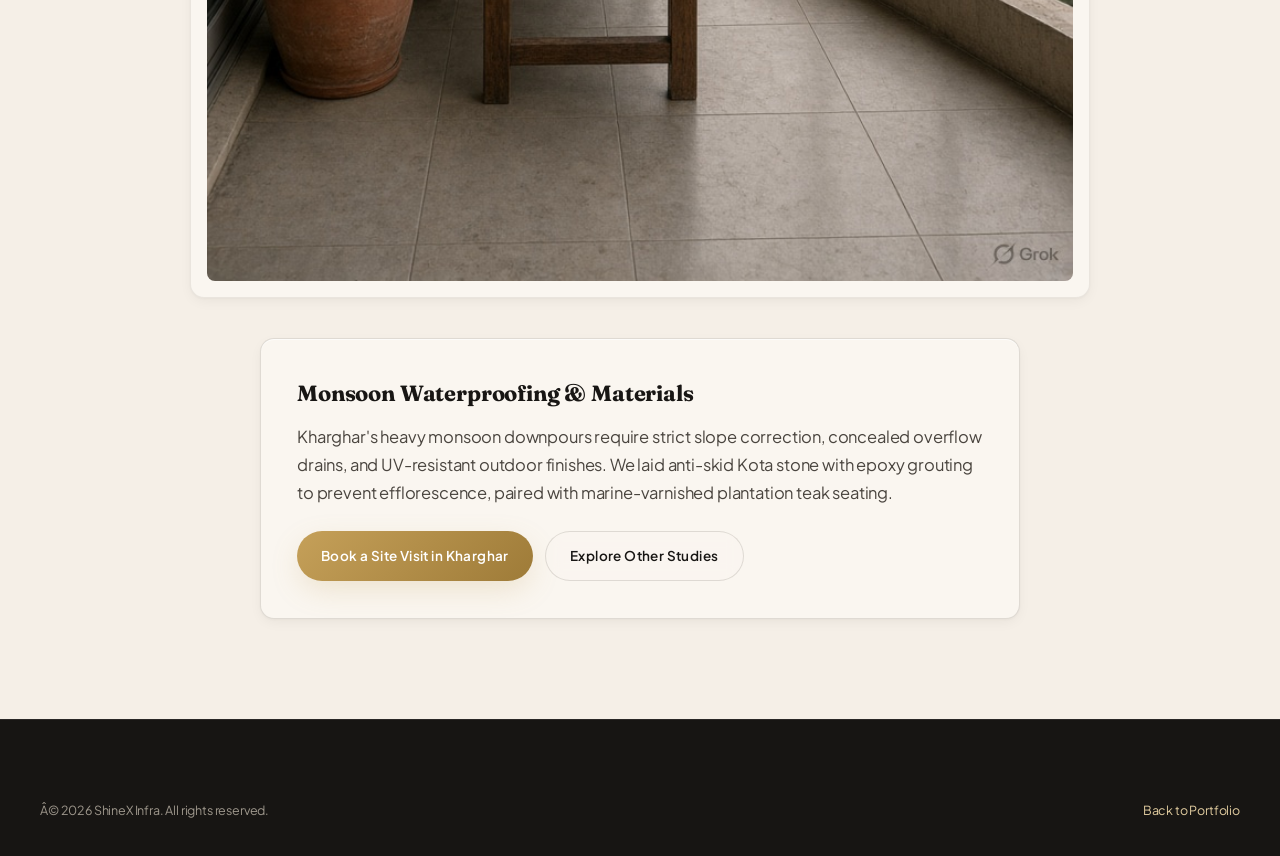
<file: work/kharghar.html>
﻿<!DOCTYPE html>
<html lang="en">
<head>
  <meta charset="UTF-8" />
  <meta name="viewport" content="width=device-width, initial-scale=1" />
  <title>Kharghar Veranda Case Study â€” ShineX Infra</title>
  <meta name="description" content="Detailed residential case study of outdoor veranda and balcony transformation in Kharghar, Navi Mumbai by ShineX Infra." />
  <link rel="preconnect" href="https://fonts.googleapis.com" />
  <link rel="preconnect" href="https://fonts.gstatic.com" crossorigin />
  <link href="https://fonts.googleapis.com/css2?family=Figtree:wght@300;400;500;600;700&family=Fraunces:ital,opsz,wght@0,9..144,300;0,9..144,400;0,9..144,500;0,9..144,600;0,9..144,700;1,9..144,300;1,9..144,400;1,9..144,500;1,9..144,600&family=Plus+Jakarta+Sans:wght@400;500;600;700&display=swap" rel="stylesheet" />
  <link rel="stylesheet" href="../css/site.css" />
  <link rel="icon" type="image/jpeg" href="../assets/01-brand/01-logo-stamp.jpg" />
</head>
<body>
  <header class="nav">
    <div class="wrap nav-inner">
      <a class="brand" href="../index.html"><span class="brand-name">ShineX</span><span class="brand-sub">Infra</span></a>
      <button class="nav-toggle" aria-label="Menu"><span></span><span></span><span></span></button>
      <ul class="nav-links">
        <li><a class="active" href="index.html">Portfolio</a></li>
        <li><a href="../services/index.html">Services</a></li>
        <li><a href="../process/index.html">Process</a></li>
        <li><a href="../studio/index.html">Studio</a></li>
        <li><a href="../contact/index.html">Contact</a></li>
      </ul>
      <div class="nav-actions"><a class="btn btn-brass nav-cta" href="../contact/index.html">Book a visit</a></div>
    </div>
  </header>

  <div class="page-hero wrap">
    <a href="index.html" style="display:inline-flex; align-items:center; gap:6px; font-size:12.5px; font-weight:600; color:var(--brass-dark); text-transform:uppercase; letter-spacing:0.1em; margin-bottom:12px;">
      â† All Case Studies
    </a>
    <p class="sec-kicker">Case Study Â· Kharghar Hills</p>
    <h1 class="display">Kharghar Veranda</h1>
    <p class="sec-lead">Weatherproof outdoor transition: Kota stone, natural teak slatted seating, concealed drainage channels, and tropical planter alcoves.</p>
  </div>

  <section style="padding-top: 10px">
    <div class="wrap">
      <div class="specs-grid" style="margin-top:0; margin-bottom: 36px;">
        <div class="spec-item"><small>Location</small><strong>Sector 20, Kharghar</strong></div>
        <div class="spec-item"><small>Configuration</small><strong>Balcony &amp; Veranda Suite</strong></div>
        <div class="spec-item"><small>Scope</small><strong>Waterproofing, Masonry &amp; Joinery</strong></div>
        <div class="spec-item"><small>Key Materials</small><strong>Rough-Honed Kota, Teak &amp; Brass</strong></div>
      </div>

      <div class="mat" style="max-width: 900px; margin-inline:auto;">
        <img src="../assets/03-studies/03-kharghar-balcony.jpg" alt="Kharghar outdoor balcony study" />
      </div>

      <div style="margin: 40px auto 0; max-width: 760px; background:var(--bg-surface); padding: 36px; border-radius: var(--radius-md); border:1px solid var(--border-subtle); box-shadow:var(--shadow-sm);">
        <h3 class="serif" style="font-size: 22px; color:var(--text-primary); margin-bottom: 12px;">Monsoon Waterproofing &amp; Materials</h3>
        <p style="color:var(--text-body); line-height: 1.7; margin-bottom: 16px;">
          Kharghar's heavy monsoon downpours require strict slope correction, concealed overflow drains, and UV-resistant outdoor finishes. We laid anti-skid Kota stone with epoxy grouting to prevent efflorescence, paired with marine-varnished plantation teak seating.
        </p>
        <div style="display:flex; gap:12px; flex-wrap:wrap; margin-top:24px;">
          <a class="btn btn-brass" href="../contact/index.html">Book a Site Visit in Kharghar</a>
          <a class="btn btn-ghost" href="index.html">Explore Other Studies</a>
        </div>
      </div>
    </div>
  </section>

  <footer>
    <div class="wrap">
      <div class="foot-bottom" style="border:0; padding-top:0;">
        <span>Â© 2026 ShineX Infra. All rights reserved.</span>
        <a href="index.html" style="color:var(--brass-light)">Back to Portfolio</a>
      </div>
    </div>
  </footer>

  <div class="concierge-widget">
    <div class="concierge-card">
      <div class="concierge-header"><div><small>Studio Concierge</small><strong>ShineX Infra</strong></div><button class="concierge-close" data-concierge-close>âœ•</button></div>
      <div class="concierge-body">
        <p>ðŸ‘‹ Inquire about balcony or flat renovation in Kharghar:</p>
        <div class="concierge-chips">
          <button class="concierge-chip" data-concierge-query="Inquire about balcony waterproofing and outdoor styling in Kharghar"><span>ðŸŒ§ï¸ Monsoon Waterproofing Scope</span><span style="color:var(--brass-dark)">â†’</span></button>
          <button class="concierge-chip" data-concierge-query="Book a site visit for my Kharghar flat"><span>ðŸ“ Book Free Site Measure</span><span style="color:var(--brass-dark)">â†’</span></button>
        </div>
      </div>
    </div>
    <button class="concierge-toggle" data-concierge-toggle><span class="status-dot"></span><span>Consult Studio</span></button>
  </div>
  <script src="../js/site.js"></script>
</body>
</html>
</file>
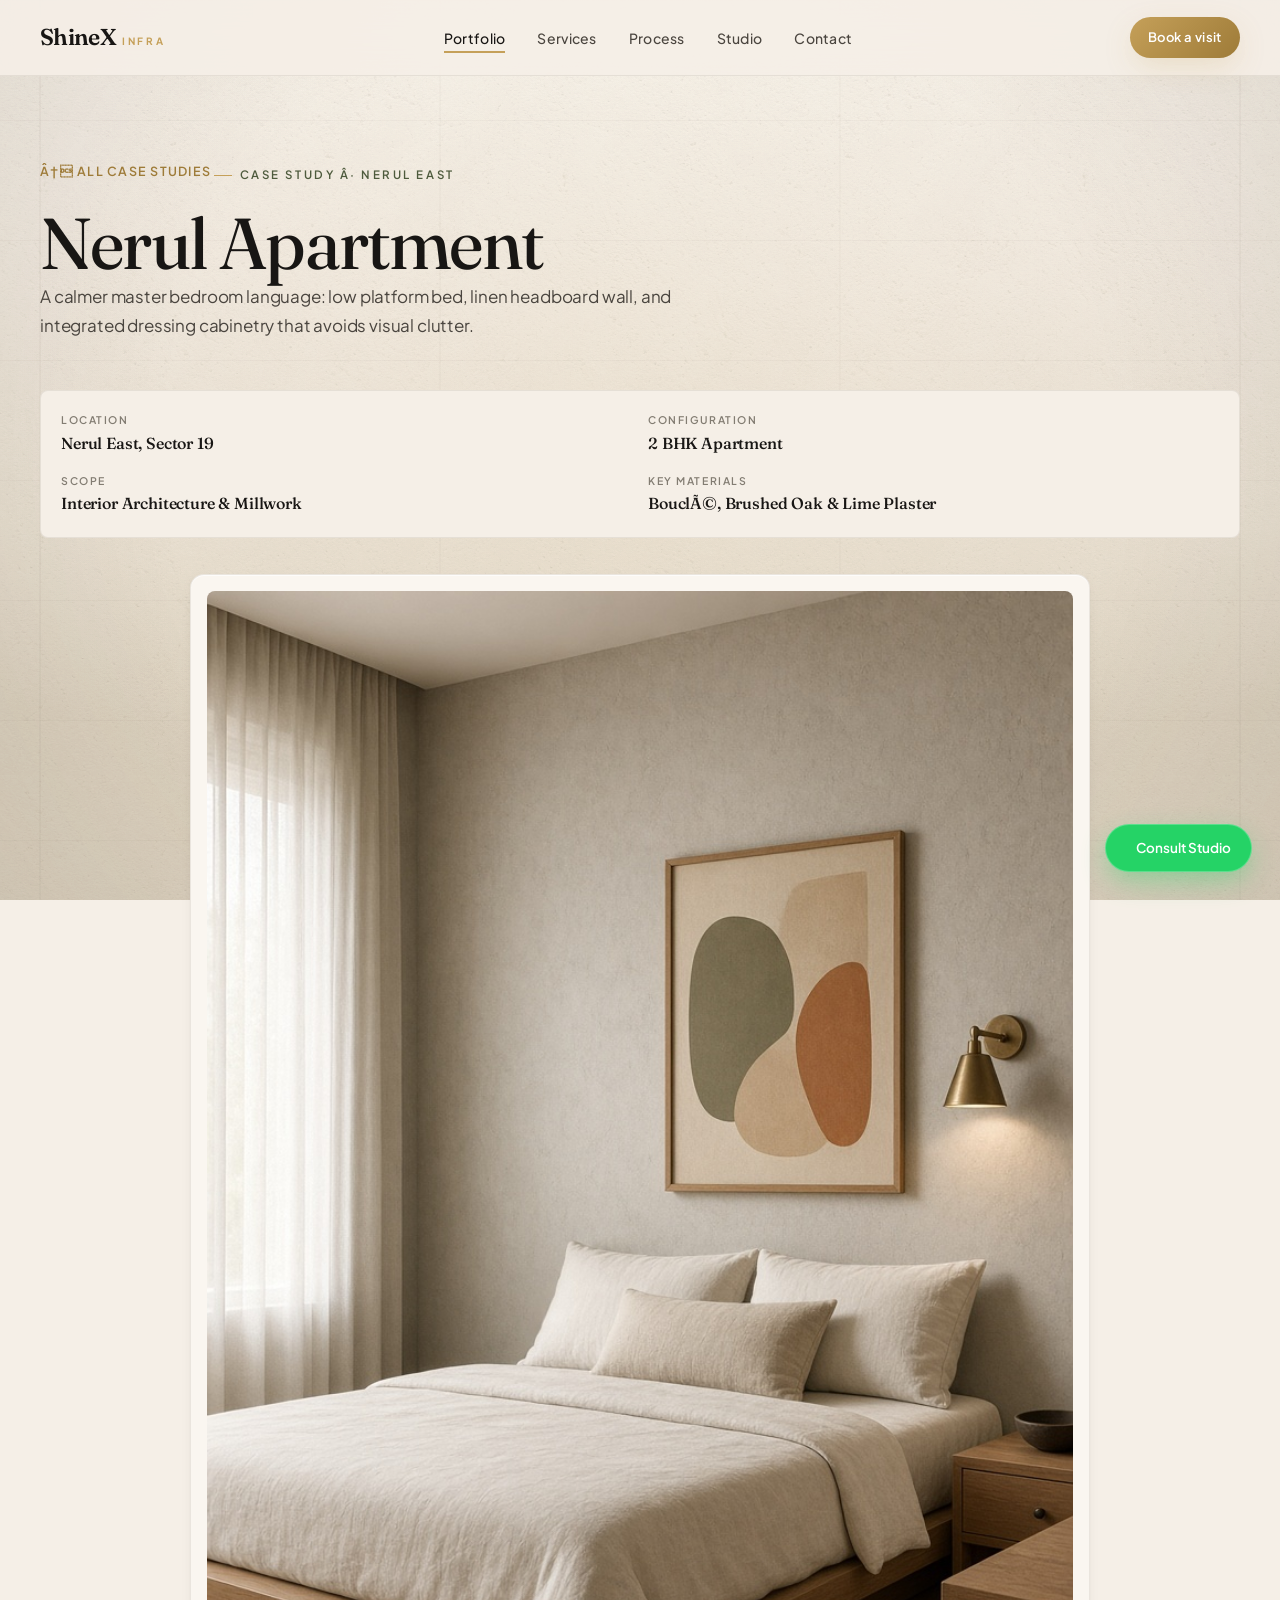
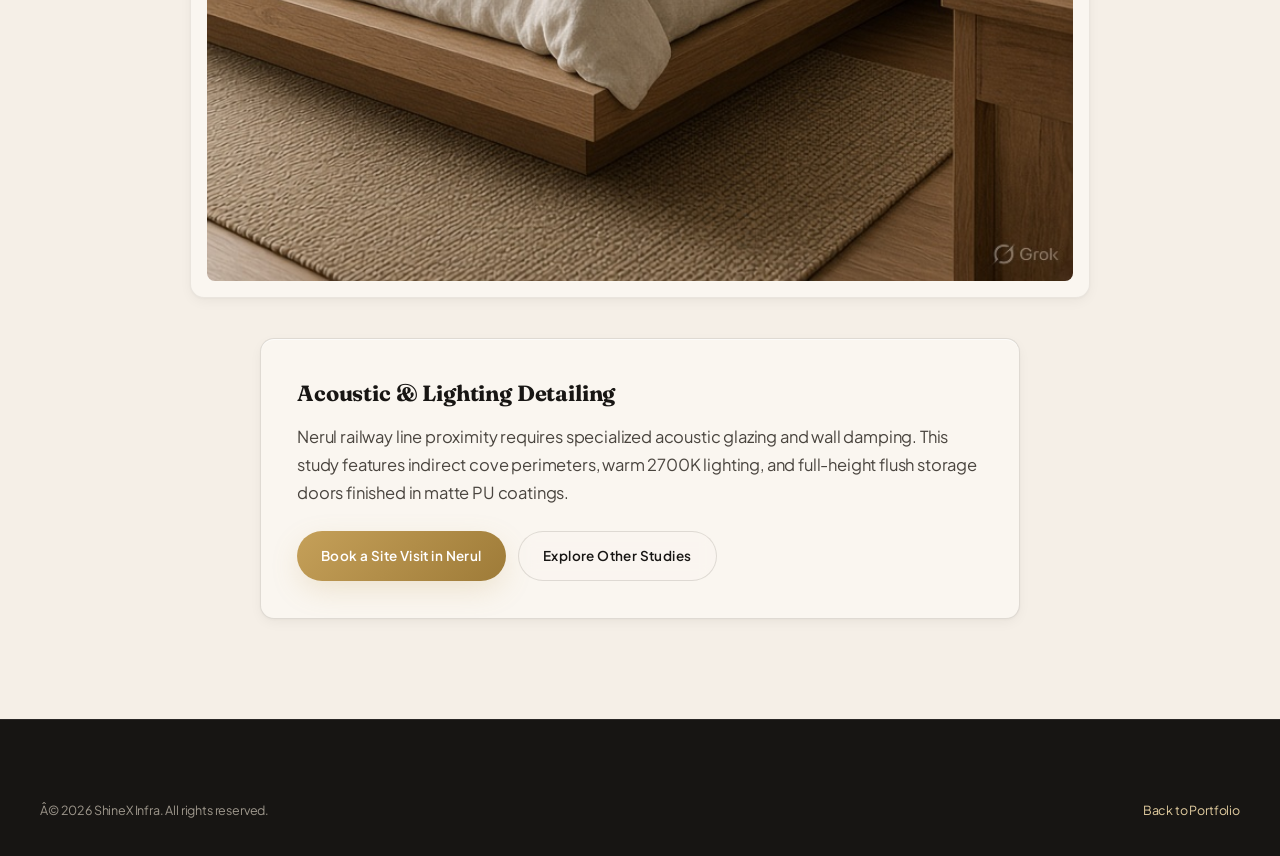
<file: work/nerul.html>
﻿<!DOCTYPE html>
<html lang="en">
<head>
  <meta charset="UTF-8" />
  <meta name="viewport" content="width=device-width, initial-scale=1" />
  <title>Nerul Apartment Case Study â€” ShineX Infra</title>
  <meta name="description" content="Detailed residential case study of a 2 BHK apartment in Nerul East, Navi Mumbai by ShineX Infra." />
  <link rel="preconnect" href="https://fonts.googleapis.com" />
  <link rel="preconnect" href="https://fonts.gstatic.com" crossorigin />
  <link href="https://fonts.googleapis.com/css2?family=Figtree:wght@300;400;500;600;700&family=Fraunces:ital,opsz,wght@0,9..144,300;0,9..144,400;0,9..144,500;0,9..144,600;0,9..144,700;1,9..144,300;1,9..144,400;1,9..144,500;1,9..144,600&family=Plus+Jakarta+Sans:wght@400;500;600;700&display=swap" rel="stylesheet" />
  <link rel="stylesheet" href="../css/site.css" />
  <link rel="icon" type="image/jpeg" href="../assets/01-brand/01-logo-stamp.jpg" />
</head>
<body>
  <header class="nav">
    <div class="wrap nav-inner">
      <a class="brand" href="../index.html"><span class="brand-name">ShineX</span><span class="brand-sub">Infra</span></a>
      <button class="nav-toggle" aria-label="Menu"><span></span><span></span><span></span></button>
      <ul class="nav-links">
        <li><a class="active" href="index.html">Portfolio</a></li>
        <li><a href="../services/index.html">Services</a></li>
        <li><a href="../process/index.html">Process</a></li>
        <li><a href="../studio/index.html">Studio</a></li>
        <li><a href="../contact/index.html">Contact</a></li>
      </ul>
      <div class="nav-actions"><a class="btn btn-brass nav-cta" href="../contact/index.html">Book a visit</a></div>
    </div>
  </header>

  <div class="page-hero wrap">
    <a href="index.html" style="display:inline-flex; align-items:center; gap:6px; font-size:12.5px; font-weight:600; color:var(--brass-dark); text-transform:uppercase; letter-spacing:0.1em; margin-bottom:12px;">
      â† All Case Studies
    </a>
    <p class="sec-kicker">Case Study Â· Nerul East</p>
    <h1 class="display">Nerul Apartment</h1>
    <p class="sec-lead">A calmer master bedroom language: low platform bed, linen headboard wall, and integrated dressing cabinetry that avoids visual clutter.</p>
  </div>

  <section style="padding-top: 10px">
    <div class="wrap">
      <div class="specs-grid" style="margin-top:0; margin-bottom: 36px;">
        <div class="spec-item"><small>Location</small><strong>Nerul East, Sector 19</strong></div>
        <div class="spec-item"><small>Configuration</small><strong>2 BHK Apartment</strong></div>
        <div class="spec-item"><small>Scope</small><strong>Interior Architecture &amp; Millwork</strong></div>
        <div class="spec-item"><small>Key Materials</small><strong>BouclÃ©, Brushed Oak &amp; Lime Plaster</strong></div>
      </div>

      <div class="mat" style="max-width: 900px; margin-inline:auto;">
        <img src="../assets/03-studies/03-nerul-bedroom.jpg" alt="Nerul master bedroom study" />
      </div>

      <div style="margin: 40px auto 0; max-width: 760px; background:var(--bg-surface); padding: 36px; border-radius: var(--radius-md); border:1px solid var(--border-subtle); box-shadow:var(--shadow-sm);">
        <h3 class="serif" style="font-size: 22px; color:var(--text-primary); margin-bottom: 12px;">Acoustic &amp; Lighting Detailing</h3>
        <p style="color:var(--text-body); line-height: 1.7; margin-bottom: 16px;">
          Nerul railway line proximity requires specialized acoustic glazing and wall damping. This study features indirect cove perimeters, warm 2700K lighting, and full-height flush storage doors finished in matte PU coatings.
        </p>
        <div style="display:flex; gap:12px; flex-wrap:wrap; margin-top:24px;">
          <a class="btn btn-brass" href="../contact/index.html">Book a Site Visit in Nerul</a>
          <a class="btn btn-ghost" href="index.html">Explore Other Studies</a>
        </div>
      </div>
    </div>
  </section>

  <footer>
    <div class="wrap">
      <div class="foot-bottom" style="border:0; padding-top:0;">
        <span>Â© 2026 ShineX Infra. All rights reserved.</span>
        <a href="index.html" style="color:var(--brass-light)">Back to Portfolio</a>
      </div>
    </div>
  </footer>

  <div class="concierge-widget">
    <div class="concierge-card">
      <div class="concierge-header"><div><small>Studio Concierge</small><strong>ShineX Infra</strong></div><button class="concierge-close" data-concierge-close>âœ•</button></div>
      <div class="concierge-body">
        <p>ðŸ‘‹ Inquire about Nerul projects or book a site visit:</p>
        <div class="concierge-chips">
          <button class="concierge-chip" data-concierge-query="Inquire about Nerul apartment renovation options"><span>ðŸ“‹ Get Nerul Project Scope</span><span style="color:var(--brass-dark)">â†’</span></button>
          <button class="concierge-chip" data-concierge-query="Book a site measurement in Nerul"><span>ðŸ“ Book Free Site Measure</span><span style="color:var(--brass-dark)">â†’</span></button>
        </div>
      </div>
    </div>
    <button class="concierge-toggle" data-concierge-toggle><span class="status-dot"></span><span>Consult Studio</span></button>
  </div>
  <script src="../js/site.js"></script>
</body>
</html>
</file>
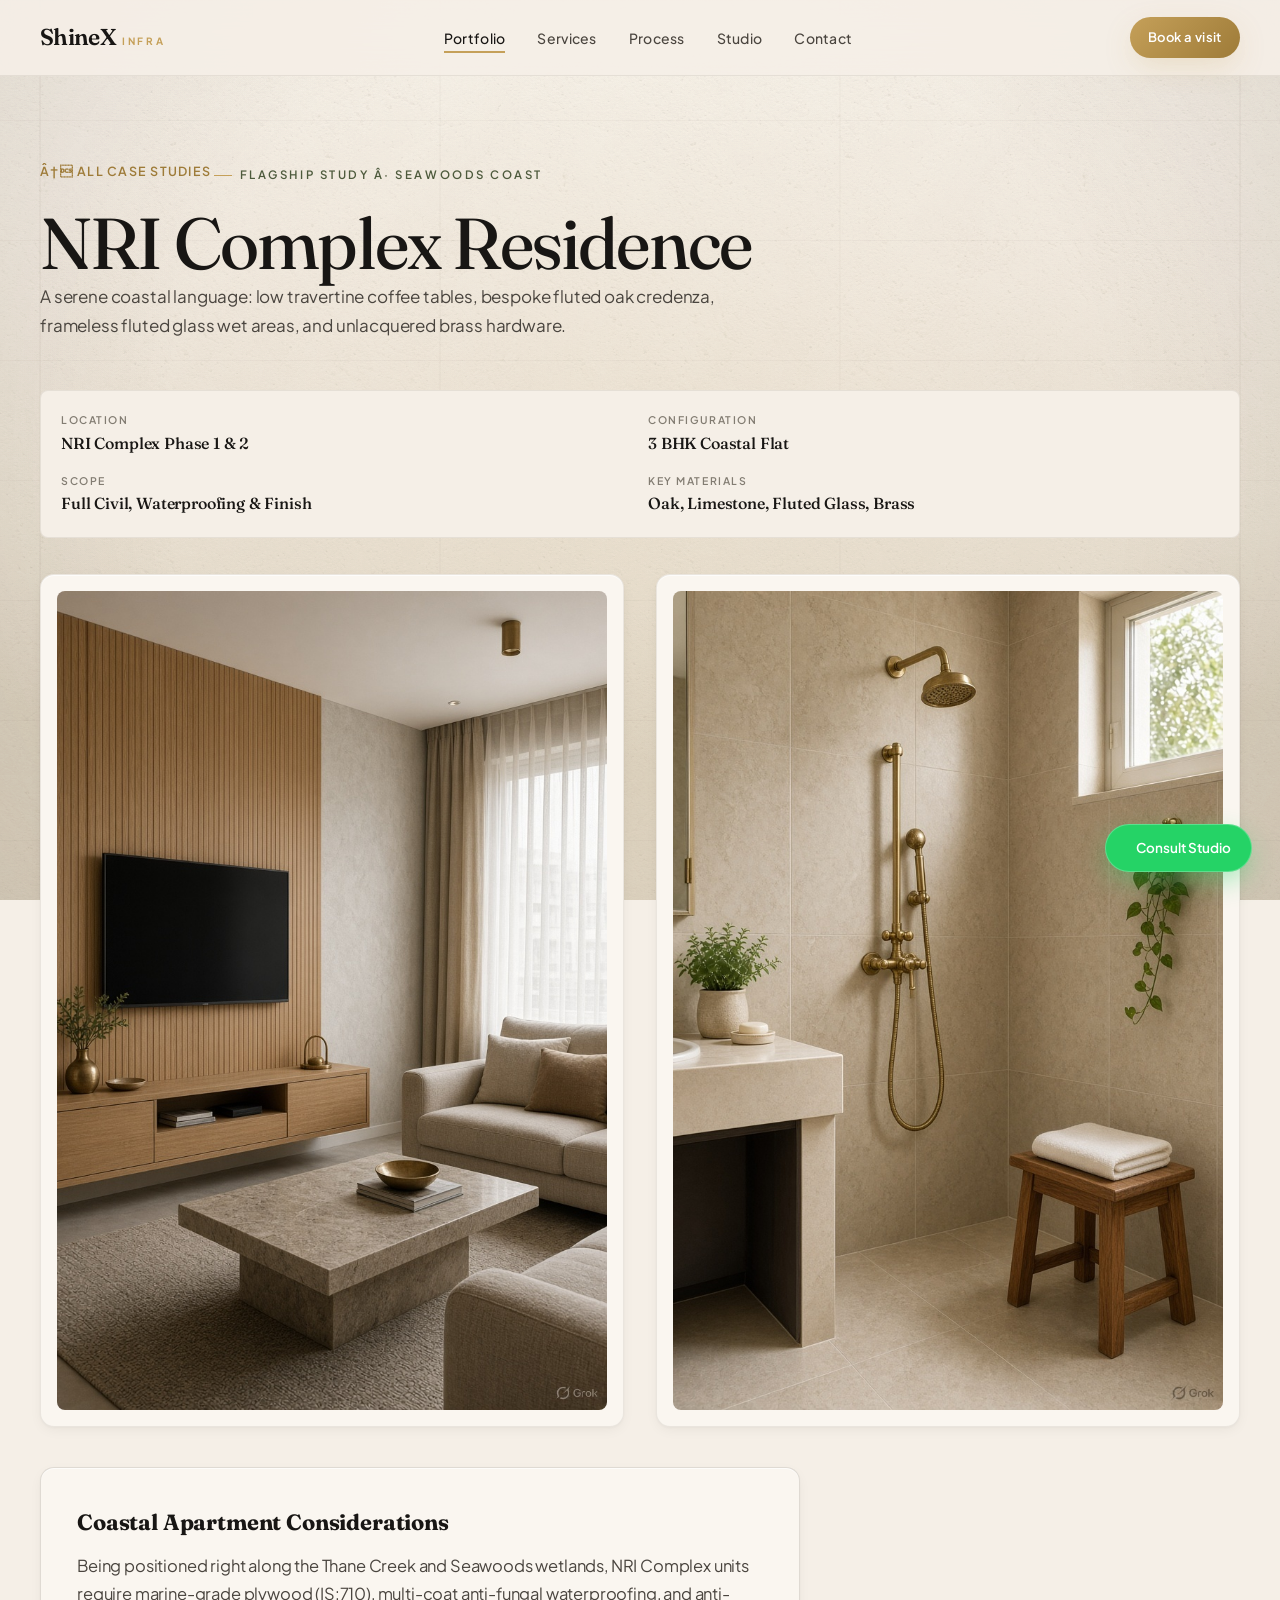
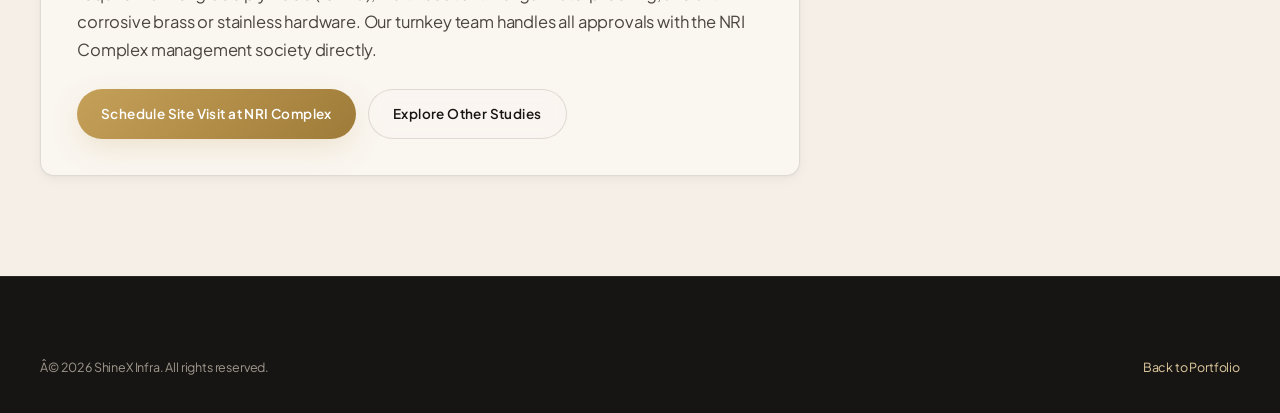
<file: work/nri-complex.html>
﻿<!DOCTYPE html>
<html lang="en">
<head>
  <meta charset="UTF-8" />
  <meta name="viewport" content="width=device-width, initial-scale=1" />
  <title>NRI Complex Residence Case Study â€” ShineX Infra</title>
  <meta name="description" content="Detailed residential case study of a 3 BHK coastal apartment in NRI Complex, Seawoods by ShineX Infra." />
  <link rel="preconnect" href="https://fonts.googleapis.com" />
  <link rel="preconnect" href="https://fonts.gstatic.com" crossorigin />
  <link href="https://fonts.googleapis.com/css2?family=Figtree:wght@300;400;500;600;700&family=Fraunces:ital,opsz,wght@0,9..144,300;0,9..144,400;0,9..144,500;0,9..144,600;0,9..144,700;1,9..144,300;1,9..144,400;1,9..144,500;1,9..144,600&family=Plus+Jakarta+Sans:wght@400;500;600;700&display=swap" rel="stylesheet" />
  <link rel="stylesheet" href="../css/site.css" />
  <link rel="icon" type="image/jpeg" href="../assets/01-brand/01-logo-stamp.jpg" />
</head>
<body>
  <header class="nav">
    <div class="wrap nav-inner">
      <a class="brand" href="../index.html"><span class="brand-name">ShineX</span><span class="brand-sub">Infra</span></a>
      <button class="nav-toggle" aria-label="Menu"><span></span><span></span><span></span></button>
      <ul class="nav-links">
        <li><a class="active" href="index.html">Portfolio</a></li>
        <li><a href="../services/index.html">Services</a></li>
        <li><a href="../process/index.html">Process</a></li>
        <li><a href="../studio/index.html">Studio</a></li>
        <li><a href="../contact/index.html">Contact</a></li>
      </ul>
      <div class="nav-actions"><a class="btn btn-brass nav-cta" href="../contact/index.html">Book a visit</a></div>
    </div>
  </header>

  <div class="page-hero wrap">
    <a href="index.html" style="display:inline-flex; align-items:center; gap:6px; font-size:12.5px; font-weight:600; color:var(--brass-dark); text-transform:uppercase; letter-spacing:0.1em; margin-bottom:12px;">
      â† All Case Studies
    </a>
    <p class="sec-kicker">Flagship Study Â· Seawoods Coast</p>
    <h1 class="display">NRI Complex Residence</h1>
    <p class="sec-lead">A serene coastal language: low travertine coffee tables, bespoke fluted oak credenza, frameless fluted glass wet areas, and unlacquered brass hardware.</p>
  </div>

  <section style="padding-top: 10px">
    <div class="wrap">
      <div class="specs-grid" style="margin-top:0; margin-bottom: 36px;">
        <div class="spec-item"><small>Location</small><strong>NRI Complex Phase 1 &amp; 2</strong></div>
        <div class="spec-item"><small>Configuration</small><strong>3 BHK Coastal Flat</strong></div>
        <div class="spec-item"><small>Scope</small><strong>Full Civil, Waterproofing &amp; Finish</strong></div>
        <div class="spec-item"><small>Key Materials</small><strong>Oak, Limestone, Fluted Glass, Brass</strong></div>
      </div>

      <div class="grid-2">
        <div class="mat"><img src="../assets/03-studies/03-nri-complex-living.jpg" alt="NRI Complex Living Area" /></div>
        <div class="mat"><img src="../assets/03-studies/03-nri-complex-bath.jpg" alt="NRI Complex Bathroom" /></div>
      </div>

      <div style="margin-top: 40px; max-width: 760px; background:var(--bg-surface); padding: 36px; border-radius: var(--radius-md); border:1px solid var(--border-subtle); box-shadow:var(--shadow-sm);">
        <h3 class="serif" style="font-size: 22px; color:var(--text-primary); margin-bottom: 12px;">Coastal Apartment Considerations</h3>
        <p style="color:var(--text-body); line-height: 1.7; margin-bottom: 16px;">
          Being positioned right along the Thane Creek and Seawoods wetlands, NRI Complex units require marine-grade plywood (IS:710), multi-coat anti-fungal waterproofing, and anti-corrosive brass or stainless hardware. Our turnkey team handles all approvals with the NRI Complex management society directly.
        </p>
        <div style="display:flex; gap:12px; flex-wrap:wrap; margin-top:24px;">
          <a class="btn btn-brass" href="../contact/index.html">Schedule Site Visit at NRI Complex</a>
          <a class="btn btn-ghost" href="index.html">Explore Other Studies</a>
        </div>
      </div>
    </div>
  </section>

  <footer>
    <div class="wrap">
      <div class="foot-bottom" style="border:0; padding-top:0;">
        <span>Â© 2026 ShineX Infra. All rights reserved.</span>
        <a href="index.html" style="color:var(--brass-light)">Back to Portfolio</a>
      </div>
    </div>
  </footer>

  <div class="concierge-widget">
    <div class="concierge-card">
      <div class="concierge-header"><div><small>Studio Concierge</small><strong>ShineX Infra</strong></div><button class="concierge-close" data-concierge-close>âœ•</button></div>
      <div class="concierge-body">
        <p>ðŸ‘‹ Looking to renovate a flat in NRI Complex?</p>
        <div class="concierge-chips">
          <button class="concierge-chip" data-concierge-query="Inquire about NRI Complex renovation and society permissions"><span>ðŸ¢ NRI Complex Society Scope</span><span style="color:var(--brass-dark)">â†’</span></button>
          <button class="concierge-chip" data-concierge-query="Book a site measurement for my flat in NRI Complex"><span>ðŸ“ Book Site Measurement</span><span style="color:var(--brass-dark)">â†’</span></button>
        </div>
      </div>
    </div>
    <button class="concierge-toggle" data-concierge-toggle><span class="status-dot"></span><span>Consult Studio</span></button>
  </div>
  <script src="../js/site.js"></script>
</body>
</html>
</file>
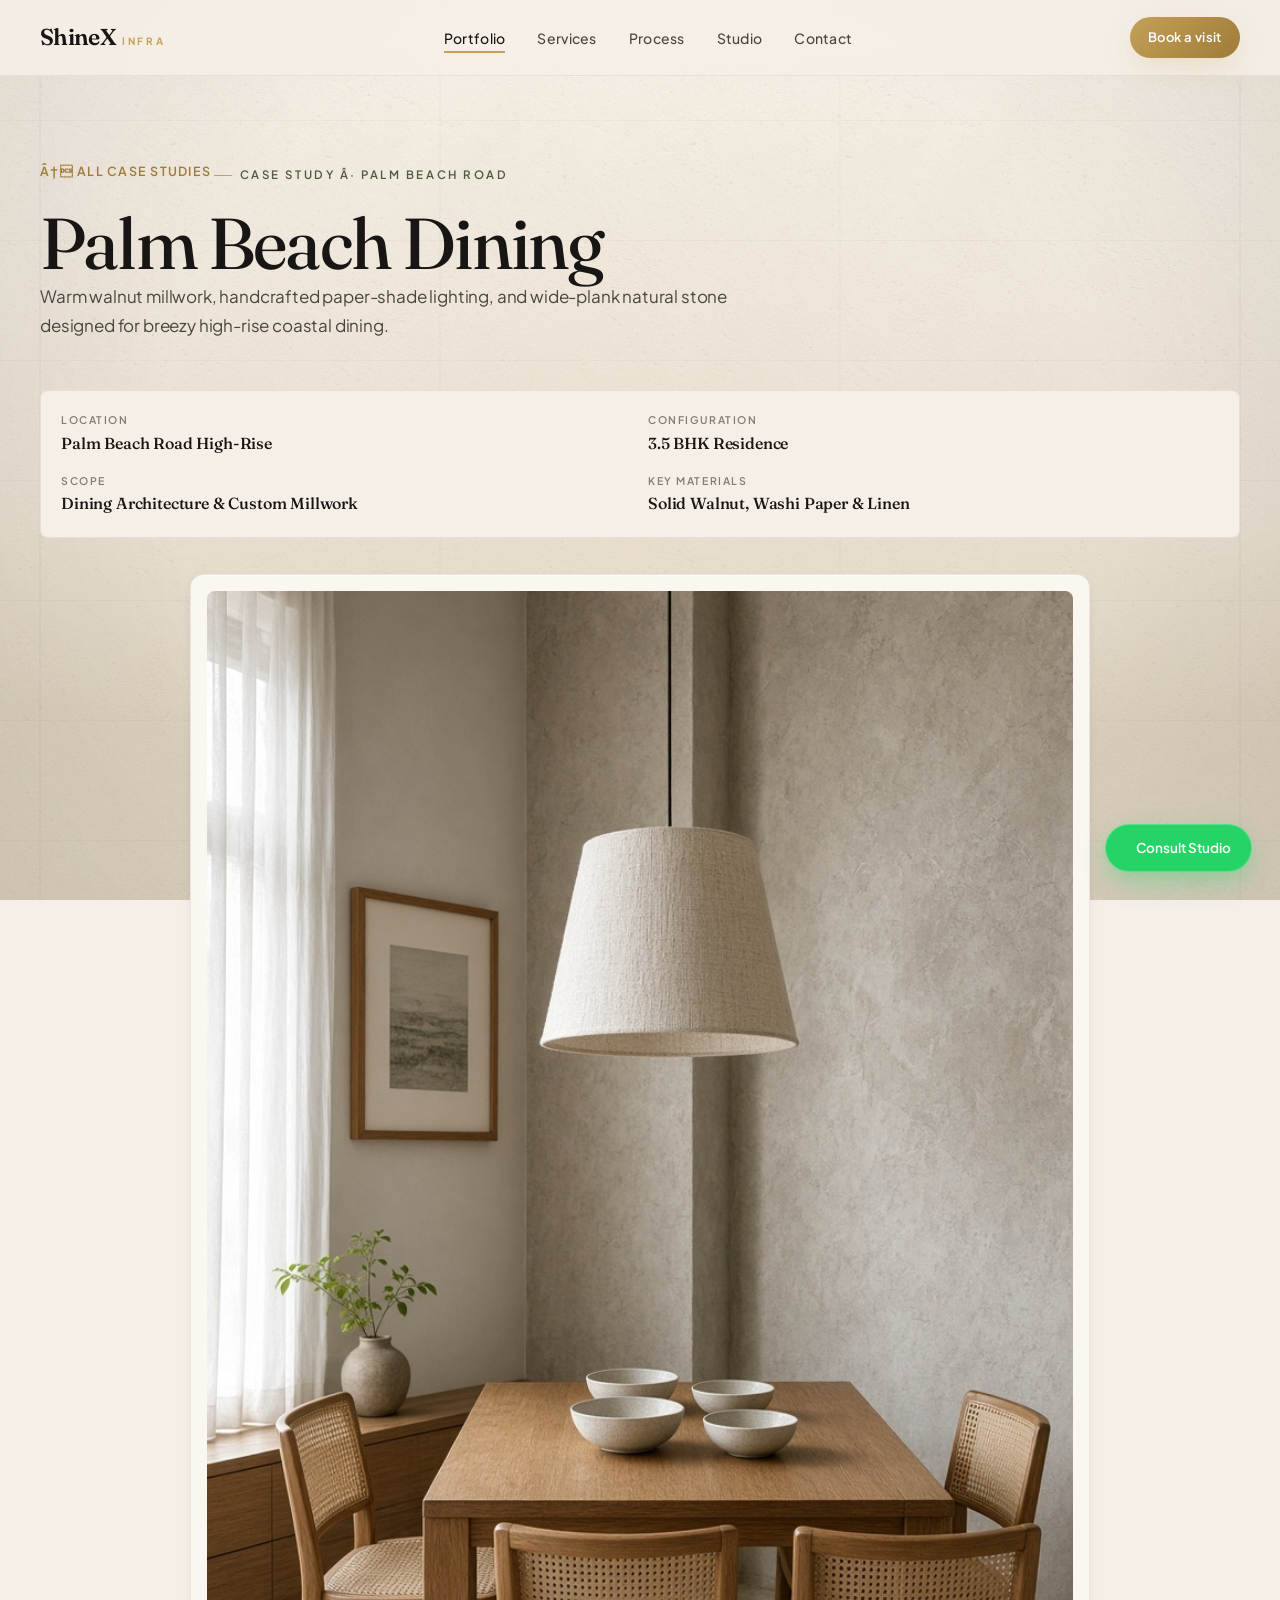
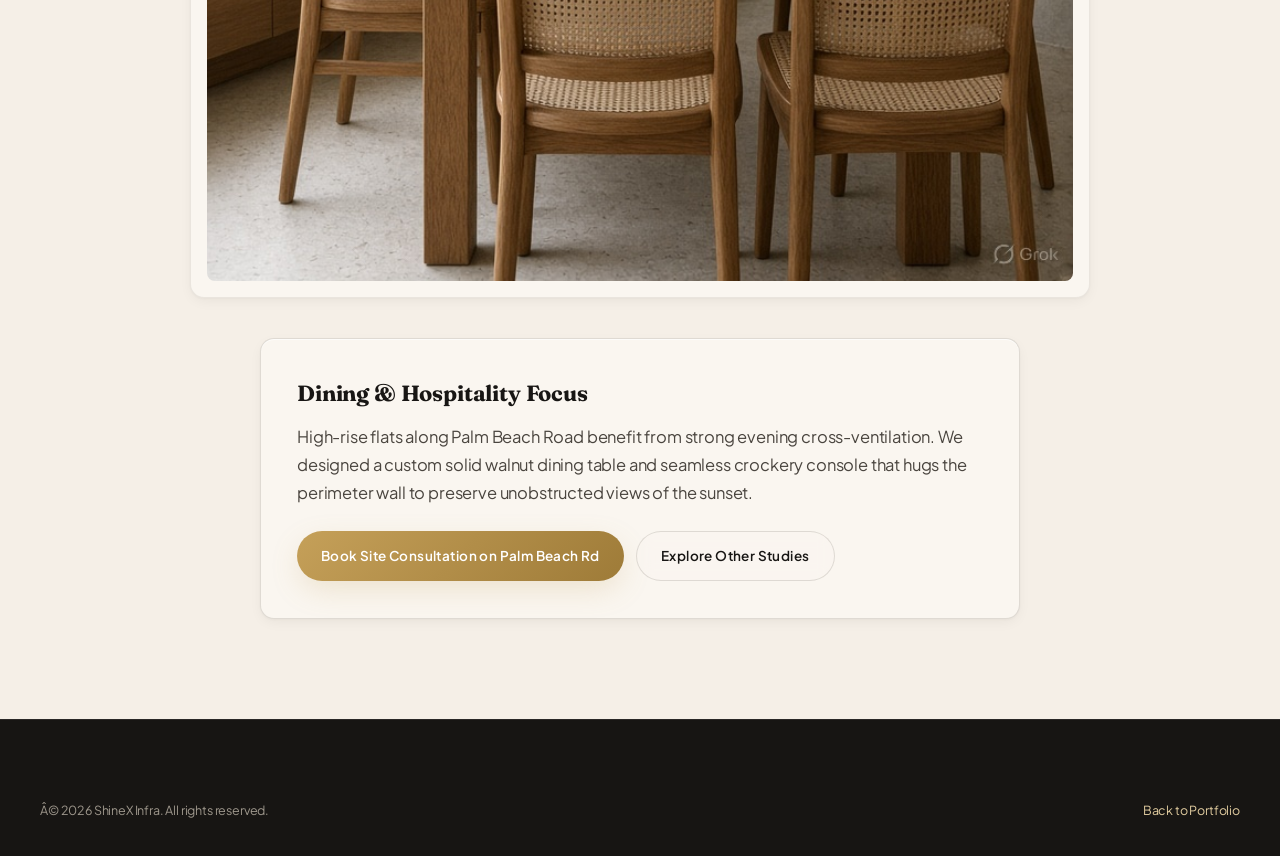
<file: work/palm-beach.html>
﻿<!DOCTYPE html>
<html lang="en">
<head>
  <meta charset="UTF-8" />
  <meta name="viewport" content="width=device-width, initial-scale=1" />
  <title>Palm Beach Dining Case Study â€” ShineX Infra</title>
  <meta name="description" content="Detailed residential case study of high-rise dining architecture on Palm Beach Road, Navi Mumbai by ShineX Infra." />
  <link rel="preconnect" href="https://fonts.googleapis.com" />
  <link rel="preconnect" href="https://fonts.gstatic.com" crossorigin />
  <link href="https://fonts.googleapis.com/css2?family=Figtree:wght@300;400;500;600;700&family=Fraunces:ital,opsz,wght@0,9..144,300;0,9..144,400;0,9..144,500;0,9..144,600;0,9..144,700;1,9..144,300;1,9..144,400;1,9..144,500;1,9..144,600&family=Plus+Jakarta+Sans:wght@400;500;600;700&display=swap" rel="stylesheet" />
  <link rel="stylesheet" href="../css/site.css" />
  <link rel="icon" type="image/jpeg" href="../assets/01-brand/01-logo-stamp.jpg" />
</head>
<body>
  <header class="nav">
    <div class="wrap nav-inner">
      <a class="brand" href="../index.html"><span class="brand-name">ShineX</span><span class="brand-sub">Infra</span></a>
      <button class="nav-toggle" aria-label="Menu"><span></span><span></span><span></span></button>
      <ul class="nav-links">
        <li><a class="active" href="index.html">Portfolio</a></li>
        <li><a href="../services/index.html">Services</a></li>
        <li><a href="../process/index.html">Process</a></li>
        <li><a href="../studio/index.html">Studio</a></li>
        <li><a href="../contact/index.html">Contact</a></li>
      </ul>
      <div class="nav-actions"><a class="btn btn-brass nav-cta" href="../contact/index.html">Book a visit</a></div>
    </div>
  </header>

  <div class="page-hero wrap">
    <a href="index.html" style="display:inline-flex; align-items:center; gap:6px; font-size:12.5px; font-weight:600; color:var(--brass-dark); text-transform:uppercase; letter-spacing:0.1em; margin-bottom:12px;">
      â† All Case Studies
    </a>
    <p class="sec-kicker">Case Study Â· Palm Beach Road</p>
    <h1 class="display">Palm Beach Dining</h1>
    <p class="sec-lead">Warm walnut millwork, handcrafted paper-shade lighting, and wide-plank natural stone designed for breezy high-rise coastal dining.</p>
  </div>

  <section style="padding-top: 10px">
    <div class="wrap">
      <div class="specs-grid" style="margin-top:0; margin-bottom: 36px;">
        <div class="spec-item"><small>Location</small><strong>Palm Beach Road High-Rise</strong></div>
        <div class="spec-item"><small>Configuration</small><strong>3.5 BHK Residence</strong></div>
        <div class="spec-item"><small>Scope</small><strong>Dining Architecture &amp; Custom Millwork</strong></div>
        <div class="spec-item"><small>Key Materials</small><strong>Solid Walnut, Washi Paper &amp; Linen</strong></div>
      </div>

      <div class="mat" style="max-width: 900px; margin-inline:auto;">
        <img src="../assets/03-studies/03-palm-beach-dining.jpg" alt="Palm Beach dining room study" />
      </div>

      <div style="margin: 40px auto 0; max-width: 760px; background:var(--bg-surface); padding: 36px; border-radius: var(--radius-md); border:1px solid var(--border-subtle); box-shadow:var(--shadow-sm);">
        <h3 class="serif" style="font-size: 22px; color:var(--text-primary); margin-bottom: 12px;">Dining &amp; Hospitality Focus</h3>
        <p style="color:var(--text-body); line-height: 1.7; margin-bottom: 16px;">
          High-rise flats along Palm Beach Road benefit from strong evening cross-ventilation. We designed a custom solid walnut dining table and seamless crockery console that hugs the perimeter wall to preserve unobstructed views of the sunset.
        </p>
        <div style="display:flex; gap:12px; flex-wrap:wrap; margin-top:24px;">
          <a class="btn btn-brass" href="../contact/index.html">Book Site Consultation on Palm Beach Rd</a>
          <a class="btn btn-ghost" href="index.html">Explore Other Studies</a>
        </div>
      </div>
    </div>
  </section>

  <footer>
    <div class="wrap">
      <div class="foot-bottom" style="border:0; padding-top:0;">
        <span>Â© 2026 ShineX Infra. All rights reserved.</span>
        <a href="index.html" style="color:var(--brass-light)">Back to Portfolio</a>
      </div>
    </div>
  </footer>

  <div class="concierge-widget">
    <div class="concierge-card">
      <div class="concierge-header"><div><small>Studio Concierge</small><strong>ShineX Infra</strong></div><button class="concierge-close" data-concierge-close>âœ•</button></div>
      <div class="concierge-body">
        <p>ðŸ‘‹ Inquire about Palm Beach Road residences:</p>
        <div class="concierge-chips">
          <button class="concierge-chip" data-concierge-query="Inquire about high-rise dining and interior joinery on Palm Beach Road"><span>ðŸ“‹ Get Dining Scope</span><span style="color:var(--brass-dark)">â†’</span></button>
          <button class="concierge-chip" data-concierge-query="Book a site visit for Palm Beach Road apartment"><span>ðŸ“ Book Site Measure</span><span style="color:var(--brass-dark)">â†’</span></button>
        </div>
      </div>
    </div>
    <button class="concierge-toggle" data-concierge-toggle><span class="status-dot"></span><span>Consult Studio</span></button>
  </div>
  <script src="../js/site.js"></script>
</body>
</html>
</file>
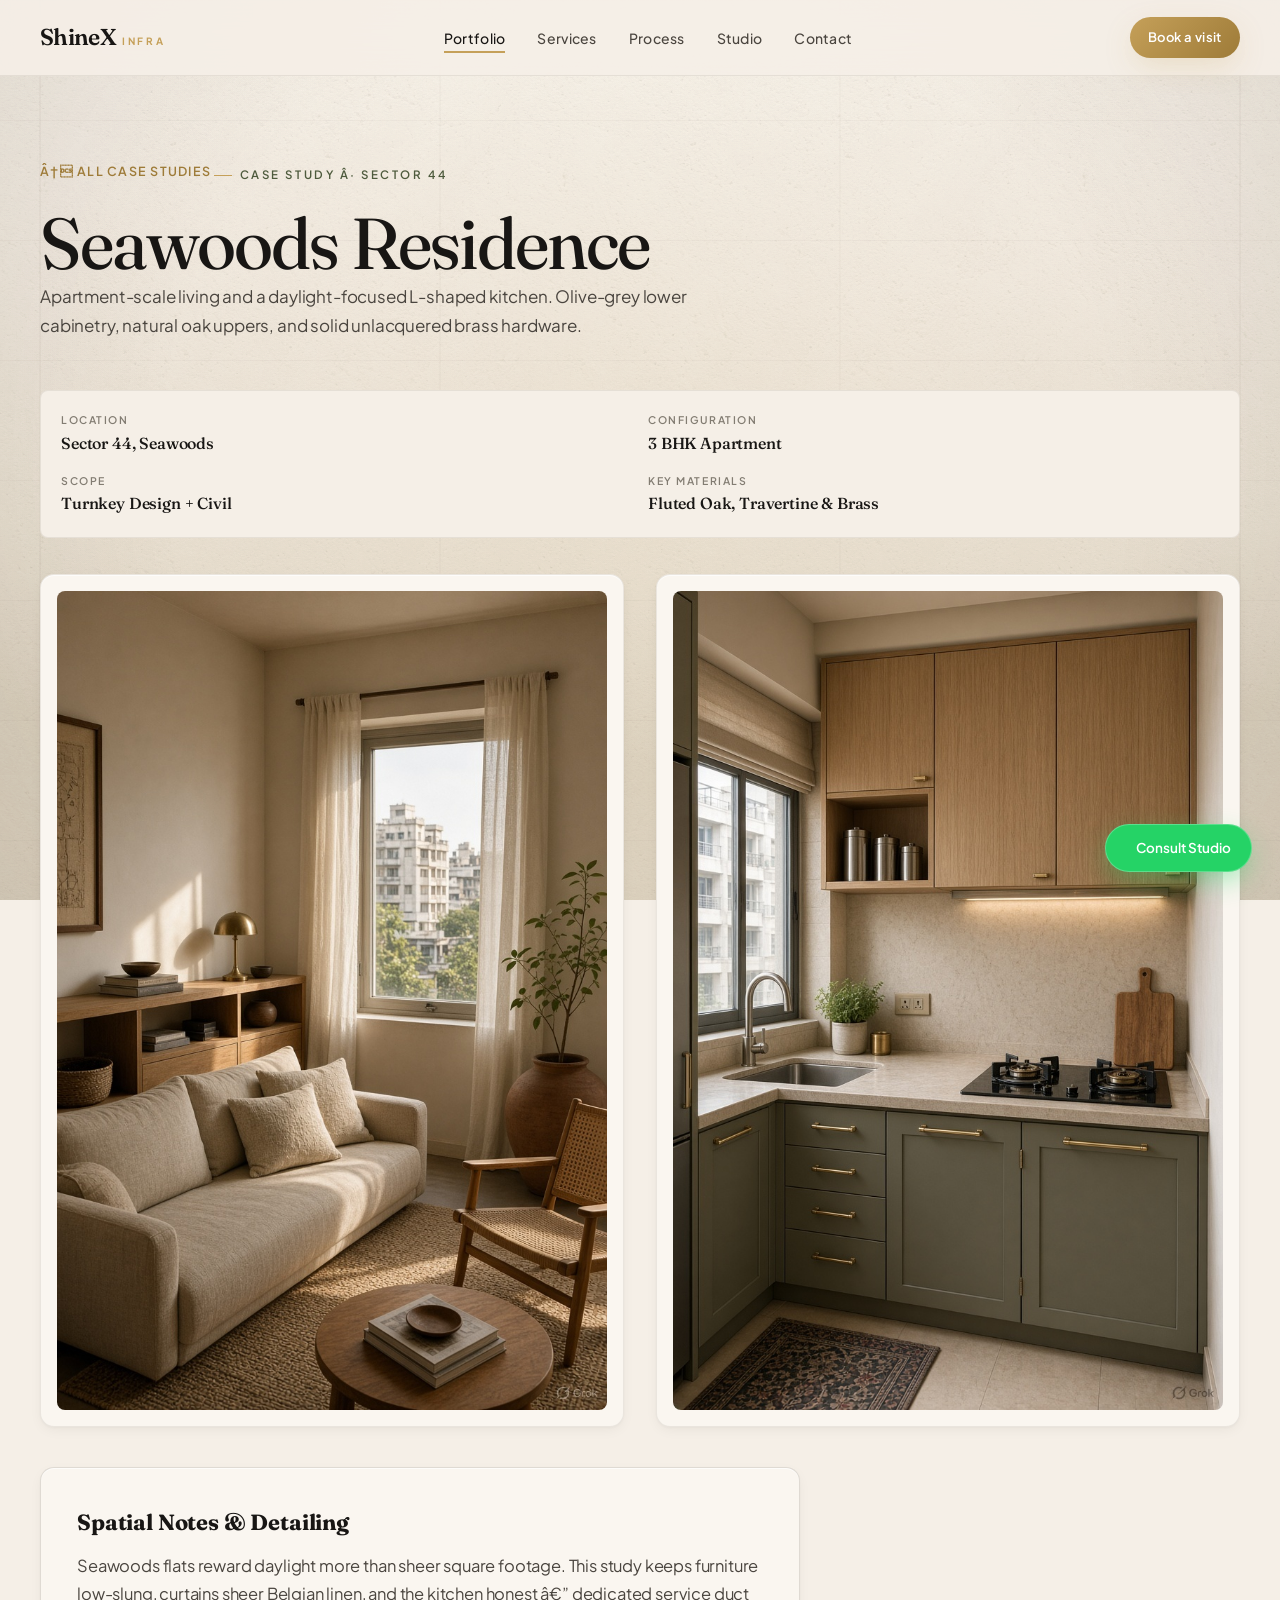
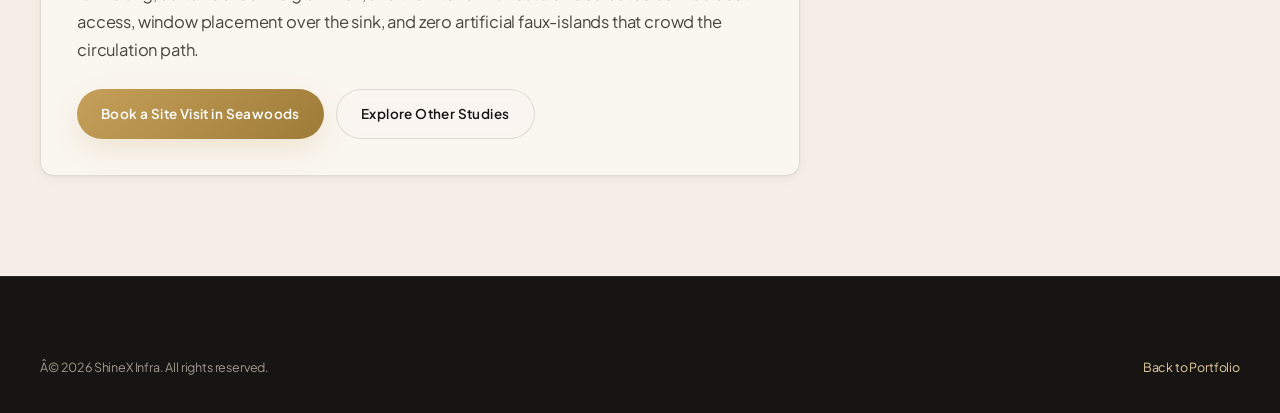
<file: work/seawoods.html>
﻿<!DOCTYPE html>
<html lang="en">
<head>
  <meta charset="UTF-8" />
  <meta name="viewport" content="width=device-width, initial-scale=1" />
  <title>Seawoods Residence Case Study â€” ShineX Infra</title>
  <meta name="description" content="Detailed residential case study of a 3 BHK apartment in Seawoods Sector 44, Navi Mumbai by ShineX Infra." />
  <link rel="preconnect" href="https://fonts.googleapis.com" />
  <link rel="preconnect" href="https://fonts.gstatic.com" crossorigin />
  <link href="https://fonts.googleapis.com/css2?family=Figtree:wght@300;400;500;600;700&family=Fraunces:ital,opsz,wght@0,9..144,300;0,9..144,400;0,9..144,500;0,9..144,600;0,9..144,700;1,9..144,300;1,9..144,400;1,9..144,500;1,9..144,600&family=Plus+Jakarta+Sans:wght@400;500;600;700&display=swap" rel="stylesheet" />
  <link rel="stylesheet" href="../css/site.css" />
  <link rel="icon" type="image/jpeg" href="../assets/01-brand/01-logo-stamp.jpg" />
</head>
<body>
  <header class="nav">
    <div class="wrap nav-inner">
      <a class="brand" href="../index.html"><span class="brand-name">ShineX</span><span class="brand-sub">Infra</span></a>
      <button class="nav-toggle" aria-label="Menu"><span></span><span></span><span></span></button>
      <ul class="nav-links">
        <li><a class="active" href="index.html">Portfolio</a></li>
        <li><a href="../services/index.html">Services</a></li>
        <li><a href="../process/index.html">Process</a></li>
        <li><a href="../studio/index.html">Studio</a></li>
        <li><a href="../contact/index.html">Contact</a></li>
      </ul>
      <div class="nav-actions"><a class="btn btn-brass nav-cta" href="../contact/index.html">Book a visit</a></div>
    </div>
  </header>

  <div class="page-hero wrap">
    <a href="index.html" style="display:inline-flex; align-items:center; gap:6px; font-size:12.5px; font-weight:600; color:var(--brass-dark); text-transform:uppercase; letter-spacing:0.1em; margin-bottom:12px;">
      â† All Case Studies
    </a>
    <p class="sec-kicker">Case Study Â· Sector 44</p>
    <h1 class="display">Seawoods Residence</h1>
    <p class="sec-lead">Apartment-scale living and a daylight-focused L-shaped kitchen. Olive-grey lower cabinetry, natural oak uppers, and solid unlacquered brass hardware.</p>
  </div>

  <section style="padding-top: 10px">
    <div class="wrap">
      <div class="specs-grid" style="margin-top:0; margin-bottom: 36px;">
        <div class="spec-item"><small>Location</small><strong>Sector 44, Seawoods</strong></div>
        <div class="spec-item"><small>Configuration</small><strong>3 BHK Apartment</strong></div>
        <div class="spec-item"><small>Scope</small><strong>Turnkey Design + Civil</strong></div>
        <div class="spec-item"><small>Key Materials</small><strong>Fluted Oak, Travertine &amp; Brass</strong></div>
      </div>

      <div class="grid-2">
        <div class="mat"><img src="../assets/03-studies/03-seawoods-living.jpg" alt="Seawoods living room study" /></div>
        <div class="mat"><img src="../assets/03-studies/03-seawoods-kitchen.jpg" alt="Seawoods kitchen study" /></div>
      </div>

      <div style="margin-top: 40px; max-width: 760px; background:var(--bg-surface); padding: 36px; border-radius: var(--radius-md); border:1px solid var(--border-subtle); box-shadow:var(--shadow-sm);">
        <h3 class="serif" style="font-size: 22px; color:var(--text-primary); margin-bottom: 12px;">Spatial Notes &amp; Detailing</h3>
        <p style="color:var(--text-body); line-height: 1.7; margin-bottom: 16px;">
          Seawoods flats reward daylight more than sheer square footage. This study keeps furniture low-slung, curtains sheer Belgian linen, and the kitchen honest â€” dedicated service duct access, window placement over the sink, and zero artificial faux-islands that crowd the circulation path.
        </p>
        <div style="display:flex; gap:12px; flex-wrap:wrap; margin-top:24px;">
          <a class="btn btn-brass" href="../contact/index.html">Book a Site Visit in Seawoods</a>
          <a class="btn btn-ghost" href="index.html">Explore Other Studies</a>
        </div>
      </div>
    </div>
  </section>

  <footer>
    <div class="wrap">
      <div class="foot-bottom" style="border:0; padding-top:0;">
        <span>Â© 2026 ShineX Infra. All rights reserved.</span>
        <a href="index.html" style="color:var(--brass-light)">Back to Portfolio</a>
      </div>
    </div>
  </footer>

  <div class="concierge-widget">
    <div class="concierge-card">
      <div class="concierge-header"><div><small>Studio Concierge</small><strong>ShineX Infra</strong></div><button class="concierge-close" data-concierge-close>âœ•</button></div>
      <div class="concierge-body">
        <p>ðŸ‘‹ Inquire about Seawoods projects or book a site visit:</p>
        <div class="concierge-chips">
          <button class="concierge-chip" data-concierge-query="Inquire about Seawoods residence design and cost"><span>ðŸ“‹ Get Seawoods Project Scope</span><span style="color:var(--brass-dark)">â†’</span></button>
          <button class="concierge-chip" data-concierge-query="Book a site measurement for my flat in Seawoods"><span>ðŸ“ Book Free Site Measure</span><span style="color:var(--brass-dark)">â†’</span></button>
        </div>
      </div>
    </div>
    <button class="concierge-toggle" data-concierge-toggle><span class="status-dot"></span><span>Consult Studio</span></button>
  </div>
  <script src="../js/site.js"></script>
</body>
</html>
</file>
<file: css/site.css>
@import url('https://fonts.googleapis.com/css2?family=Figtree:wght@300;400;500;600;700&family=Fraunces:ital,opsz,wght@0,9..144,300;0,9..144,400;0,9..144,500;0,9..144,600;0,9..144,700;1,9..144,300;1,9..144,400;1,9..144,500;1,9..144,600&family=Plus+Jakarta+Sans:wght@400;500;600;700&display=swap');

:root {
  /* Architectural Plaster & Calcified Stone Canvas (Zero plain #FFF) */
  --bg-canvas: #F5EFE7;
  --bg-surface: #FAF6F0;
  --bg-subtle: #ECE4D8;
  --bg-stone: #E0D6C5;
  --bg-stone-dark: #D4C8B3;
  --bg-dark: #171513;
  --bg-dark-surface: #221F1C;
  
  --paper: #F5EFE7;
  --plaster: #EBE3D7;
  --linen: #DDD5C7;
  
  /* Typography Colors */
  --text-primary: #181614;
  --ink: #181614;
  --text-body: #4A453F;
  --body: #4A453F;
  --text-muted: #827C72;
  --text-light: #FDFCF9;
  
  /* Accents */
  --brass: #C5A059;
  --brass-dark: #9E7B38;
  --brass-light: #E2CDA0;
  --brass-glow: rgba(197, 160, 89, 0.25);
  --olive: #4D5A3C;
  --olive-deep: #313A26;
  --olive-light: #E7ECE1;
  --sage: #D5DCCE;
  --clay: #C4A484;
  
  /* Borders & Dividers */
  --border-hairline: rgba(70, 60, 50, 0.09);
  --border-subtle: rgba(70, 60, 50, 0.15);
  --border-brass: rgba(197, 160, 89, 0.35);
  
  /* Warm Shadows & Depth with Inset Architectural Bevels */
  --shadow-xs: 0 1px 3px rgba(35, 30, 25, 0.05);
  --shadow-sm: inset 0 1px 0 rgba(255, 255, 255, 0.7), 0 4px 14px -2px rgba(35, 30, 25, 0.06), 0 1px 3px rgba(35, 30, 25, 0.04);
  --shadow-md: inset 0 1px 0 rgba(255, 255, 255, 0.85), 0 12px 30px -4px rgba(35, 30, 25, 0.08), 0 2px 6px rgba(35, 30, 25, 0.04);
  --shadow-lg: inset 0 1px 0 rgba(255, 255, 255, 0.95), 0 24px 52px -8px rgba(35, 30, 25, 0.12), 0 4px 12px rgba(35, 30, 25, 0.05);
  --shadow-glow: 0 10px 30px -4px var(--brass-glow);

  /* Interactive Canvas Light Coordinates */
  --mouse-x: 50vw;
  --mouse-y: 35vh;
  
  /* Layout & Sizing */
  --max: 1200px;
  --max-wide: 1340px;
  --nav-h: 76px;
  --radius-xs: 4px;
  --radius-sm: 8px;
  --radius-md: 14px;
  --radius-lg: 22px;
  --radius-pill: 9999px;
  
  /* Transitions & Curves */
  --ease-luxury: cubic-bezier(0.16, 1, 0.3, 1);
  --transition-fast: 0.2s var(--ease-luxury);
  --transition-smooth: 0.4s var(--ease-luxury);
  --transition-slow: 0.8s var(--ease-luxury);
}

/* Reset & Base */
*, *::before, *::after {
  box-sizing: border-box;
  margin: 0;
  padding: 0;
}

html {
  scroll-behavior: smooth;
  text-rendering: optimizeLegibility;
  -webkit-font-smoothing: antialiased;
  -moz-osx-font-smoothing: grayscale;
}

body {
  font-family: "Plus Jakarta Sans", Figtree, -apple-system, BlinkMacSystemFont, "Segoe UI", Roboto, sans-serif;
  background-color: #F5EFE7;
  background-image: 
    /* Ambient Interactive Pointer Light Glow */
    radial-gradient(850px circle at var(--mouse-x, 50vw) var(--mouse-y, 35vh), rgba(235, 222, 195, 0.25), transparent 75%),
    /* Soft Overhead Natural Skylight Wash */
    radial-gradient(130% 90% at 50% -5%, #FCFAF6 0%, #F5EFE7 45%, #EBE3D6 80%, #DFD5C4 100%),
    /* Warm Champagne Studio Corner Ambient */
    radial-gradient(85% 65% at 100% 15%, rgba(226, 205, 160, 0.16) 0%, transparent 65%),
    /* Grounding Studio Tone */
    radial-gradient(75% 55% at 0% 85%, rgba(197, 160, 89, 0.09) 0%, transparent 60%);
  background-attachment: fixed;
  color: var(--text-body);
  line-height: 1.65;
  font-size: 16.5px;
  overflow-x: hidden;
  letter-spacing: -0.01em;
  position: relative;
  min-height: 100vh;
}

/* Layer 1: Seamless High-Resolution Mineral Lime Plaster Texture */
body::before {
  content: "";
  position: fixed;
  inset: 0;
  width: 100vw;
  height: 100vh;
  pointer-events: none;
  opacity: 0.24;
  background-image: url("../assets/00-textures/00-plaster.jpg");
  background-size: 520px;
  background-repeat: repeat;
  mix-blend-mode: multiply;
  z-index: 1;
}

/* Layer 2: Architectural Drafting Guides & Gallery Perimeter Vignette */
body::after {
  content: "";
  position: fixed;
  inset: 0;
  width: 100vw;
  height: 100vh;
  pointer-events: none;
  background-image: 
    /* Outer container margin guidelines at 1200px max width */
    linear-gradient(to right, 
      transparent calc(50% - 601px), 
      rgba(70, 60, 50, 0.07) calc(50% - 600px), 
      transparent calc(50% - 599px), 
      transparent calc(50% + 599px), 
      rgba(70, 60, 50, 0.07) calc(50% + 600px), 
      transparent calc(50% + 601px)
    ),
    /* Inner third-column guidelines (400px intervals) */
    linear-gradient(to right, 
      transparent calc(50% - 201px), 
      rgba(70, 60, 50, 0.035) calc(50% - 200px), 
      transparent calc(50% - 199px), 
      transparent calc(50% + 199px), 
      rgba(70, 60, 50, 0.035) calc(50% + 200px), 
      transparent calc(50% + 201px)
    ),
    /* Subtle horizontal architectural drafting baseline (120px cadence) */
    linear-gradient(to bottom, 
      rgba(70, 60, 50, 0.03) 1px, 
      transparent 1px
    ),
    /* Soft perimeter gallery vignette */
    radial-gradient(circle at 50% 50%, transparent 60%, rgba(35, 28, 22, 0.065) 100%);
  background-size: 100% 100%, 100% 100%, 100% 120px, 100% 100%;
  z-index: 1;
}

/* Elevate layout content above the background canvas layers */
header, section, footer, .trust, .page-hero, main {
  position: relative;
  z-index: 2;
}

img, video {
  max-width: 100%;
  height: auto;
  display: block;
}

a {
  color: inherit;
  text-decoration: none;
  transition: color var(--transition-fast), opacity var(--transition-fast);
}

button, input, select, textarea {
  font: inherit;
}

/* Typography Scale */
.serif {
  font-family: Fraunces, Georgia, serif;
}

.display {
  font-family: Fraunces, Georgia, serif;
  color: var(--text-primary);
  font-weight: 450;
  letter-spacing: -0.025em;
  line-height: 1.08;
}

.display em, .serif em {
  font-style: italic;
  font-weight: 350;
  color: var(--brass-dark);
}

.sec-kicker {
  display: inline-flex;
  align-items: center;
  gap: 8px;
  font-size: 11.5px;
  font-weight: 600;
  letter-spacing: 0.22em;
  text-transform: uppercase;
  color: var(--olive);
  margin-bottom: 12px;
}

.sec-kicker::before {
  content: "";
  display: inline-block;
  width: 18px;
  height: 1.5px;
  background: var(--brass);
}

.sec-title {
  font-size: clamp(32px, 3.8vw, 48px);
  margin-bottom: 16px;
  color: var(--text-primary);
}

.sec-lead {
  max-width: 58ch;
  color: var(--text-body);
  font-size: 17px;
  line-height: 1.7;
}

.meta {
  font-size: 11.5px;
  font-weight: 600;
  letter-spacing: 0.14em;
  text-transform: uppercase;
  color: var(--brass-dark);
}

/* Containers */
.wrap {
  width: min(var(--max), calc(100% - 48px));
  margin-inline: auto;
}

.wrap-wide {
  width: min(var(--max-wide), calc(100% - 48px));
  margin-inline: auto;
}

/* Header & Glassmorphic Navigation */
.nav {
  position: sticky;
  top: 0;
  z-index: 100;
  height: var(--nav-h);
  background: rgba(245, 239, 231, 0.9);
  backdrop-filter: blur(18px);
  -webkit-backdrop-filter: blur(18px);
  border-bottom: 1px solid var(--border-hairline);
  transition: all var(--transition-smooth);
}

.nav.scrolled {
  background: rgba(250, 246, 240, 0.96);
  box-shadow: var(--shadow-sm);
}

.nav-inner {
  height: 100%;
  display: flex;
  align-items: center;
  justify-content: space-between;
  gap: 28px;
}

.brand {
  display: flex;
  align-items: baseline;
  gap: 6px;
  text-decoration: none;
}

.brand-name {
  font-family: Fraunces, serif;
  font-size: 23px;
  font-weight: 600;
  color: var(--text-primary);
  letter-spacing: -0.03em;
}

.brand-sub {
  font-family: "Plus Jakarta Sans", sans-serif;
  font-size: 10px;
  font-weight: 700;
  letter-spacing: 0.28em;
  text-transform: uppercase;
  color: var(--brass);
}

.nav-links {
  display: flex;
  align-items: center;
  gap: 32px;
  list-style: none;
}

.nav-links a {
  position: relative;
  font-size: 14px;
  font-weight: 500;
  color: var(--text-body);
  letter-spacing: 0.02em;
  padding: 6px 0;
  transition: color var(--transition-fast);
}

.nav-links a::after {
  content: "";
  position: absolute;
  bottom: 0;
  left: 0;
  width: 0%;
  height: 1.5px;
  background: var(--brass);
  transition: width var(--transition-smooth);
}

.nav-links a:hover,
.nav-links a.active {
  color: var(--text-primary);
}

.nav-links a:hover::after,
.nav-links a.active::after {
  width: 100%;
}

.nav-actions {
  display: flex;
  align-items: center;
  gap: 16px;
}

/* Luxury Buttons */
.btn {
  display: inline-flex;
  align-items: center;
  justify-content: center;
  gap: 10px;
  background: var(--olive);
  color: var(--text-light);
  padding: 13px 24px;
  border: 1px solid transparent;
  border-radius: var(--radius-pill);
  cursor: pointer;
  font-size: 13.5px;
  font-weight: 600;
  letter-spacing: 0.03em;
  text-decoration: none;
  box-shadow: var(--shadow-sm);
  transition: transform var(--transition-smooth), box-shadow var(--transition-smooth), background var(--transition-smooth);
  will-change: transform;
}

.btn:hover {
  background: var(--olive-deep);
  transform: translateY(-2px);
  box-shadow: var(--shadow-md);
  color: #FFFFFF;
}

.btn-brass {
  background: linear-gradient(135deg, var(--brass) 0%, var(--brass-dark) 100%);
  color: #FFFFFF;
  border: none;
  box-shadow: var(--shadow-glow);
}

.btn-brass:hover {
  background: linear-gradient(135deg, #d3b069 0%, #8b6b2e 100%);
  transform: translateY(-2px);
  box-shadow: 0 14px 34px -4px var(--brass-glow);
  color: #FFFFFF;
}

.btn-ghost {
  background: rgba(250, 246, 240, 0.4);
  color: var(--text-primary);
  border: 1px solid var(--border-subtle);
  backdrop-filter: blur(8px);
  box-shadow: none;
}

.btn-ghost:hover {
  background: var(--text-primary);
  color: var(--bg-canvas);
  border-color: var(--text-primary);
  transform: translateY(-2px);
}

.btn-hero-ghost {
  background: rgba(255, 255, 255, 0.12);
  color: #FFFFFF;
  border: 1px solid rgba(255, 255, 255, 0.35);
  backdrop-filter: blur(12px);
}

.btn-hero-ghost:hover {
  background: #FFFFFF;
  color: var(--text-primary);
  border-color: #FFFFFF;
  transform: translateY(-2px);
}

.nav-cta {
  padding: 10px 18px;
  font-size: 13px;
}

.nav-toggle {
  display: none;
  background: none;
  border: 0;
  cursor: pointer;
  padding: 8px;
}

.nav-toggle span {
  display: block;
  width: 22px;
  height: 2px;
  background: var(--text-primary);
  margin: 5px 0;
  transition: all var(--transition-fast);
  border-radius: 2px;
}

/* Hero Section with Parallax Effect */
.hero {
  position: relative;
  min-height: calc(100vh - var(--nav-h));
  display: flex;
  flex-direction: column;
  justify-content: flex-end;
  overflow: hidden;
  background: var(--bg-dark);
}

.hero-media {
  position: absolute;
  inset: 0;
  width: 100%;
  height: 115%;
  top: -7.5%;
  z-index: 0;
  will-change: transform;
}

.hero-media video,
.hero-media img {
  width: 100%;
  height: 100%;
  object-fit: cover;
  filter: brightness(0.92);
}

.hero-shade {
  position: absolute;
  inset: 0;
  background: linear-gradient(
    180deg,
    rgba(20, 18, 16, 0.35) 0%,
    rgba(20, 18, 16, 0.52) 50%,
    rgba(20, 18, 16, 0.88) 100%
  );
  z-index: 1;
}

.hero-copy {
  position: relative;
  z-index: 2;
  padding-bottom: 48px;
  color: var(--text-light);
  max-width: 820px;
}

.hero-badge {
  display: inline-flex;
  align-items: center;
  gap: 10px;
  padding: 8px 18px;
  background: rgba(255, 255, 255, 0.12);
  border: 1px solid rgba(255, 255, 255, 0.22);
  border-radius: var(--radius-pill);
  backdrop-filter: blur(14px);
  -webkit-backdrop-filter: blur(14px);
  font-size: 11.5px;
  font-weight: 600;
  letter-spacing: 0.18em;
  text-transform: uppercase;
  color: #F8F4ED;
  margin-bottom: 24px;
}

.hero-badge .status-dot {
  width: 7px;
  height: 7px;
  border-radius: 50%;
  background: #73D13D;
  box-shadow: 0 0 10px #73D13D;
  animation: pulseDot 2s infinite ease-in-out;
}

@keyframes pulseDot {
  0%, 100% { opacity: 1; transform: scale(1); }
  50% { opacity: 0.5; transform: scale(0.85); }
}

.hero h1 {
  font-size: clamp(48px, 7vw, 92px);
  color: #FFFFFF;
  line-height: 1.04;
  margin-bottom: 20px;
}

.hero h1 em {
  color: var(--brass-light);
  font-style: italic;
  font-weight: 350;
}

.hero-lead {
  font-size: clamp(17px, 1.8vw, 20px);
  line-height: 1.6;
  color: rgba(255, 255, 255, 0.88);
  max-width: 50ch;
  margin-bottom: 32px;
}

.hero-actions {
  display: flex;
  align-items: center;
  gap: 16px;
  flex-wrap: wrap;
}

/* Hero Docked Metrics Bar */
.hero-dock {
  position: relative;
  z-index: 2;
  border-top: 1px solid rgba(255, 255, 255, 0.15);
  background: rgba(18, 16, 14, 0.75);
  backdrop-filter: blur(20px);
  -webkit-backdrop-filter: blur(20px);
}

.hero-dock-grid {
  display: grid;
  grid-template-columns: repeat(4, 1fr);
}

.hero-dock-item {
  padding: 22px 24px;
  color: #FFFFFF;
  border-right: 1px solid rgba(255, 255, 255, 0.1);
}

.hero-dock-item:last-child {
  border-right: none;
}

.hero-dock-item small {
  display: block;
  font-size: 10.5px;
  font-weight: 600;
  letter-spacing: 0.2em;
  text-transform: uppercase;
  color: var(--brass-light);
  margin-bottom: 4px;
}

.hero-dock-item strong {
  font-family: Fraunces, serif;
  font-size: 20px;
  font-weight: 500;
  color: #FFFFFF;
}

/* Sections */
section {
  padding: 100px 0;
  position: relative;
}

.section-dark {
  background: var(--bg-dark);
  color: var(--text-light);
}

.section-dark .sec-title {
  color: #FFFFFF;
}

.section-dark .sec-lead {
  color: rgba(255, 255, 255, 0.75);
}

.section-stone {
  background: var(--bg-subtle);
}

/* Trust Bar */
.trust {
  padding: 38px 0;
  background: var(--bg-surface);
  border-bottom: 1px solid var(--border-hairline);
  box-shadow: var(--shadow-xs);
}

.trust-row {
  display: grid;
  grid-template-columns: repeat(4, 1fr);
  gap: 24px;
}

.trust-item {
  padding: 10px 16px;
  border-left: 2px solid var(--brass);
}

.trust-item small {
  display: block;
  font-size: 11px;
  font-weight: 600;
  letter-spacing: 0.18em;
  text-transform: uppercase;
  color: var(--brass-dark);
  margin-bottom: 4px;
}

.trust-item strong {
  font-family: Fraunces, serif;
  font-size: 21px;
  color: var(--text-primary);
  font-weight: 500;
}

/* Parallax Framing & Image Containers */
.parallax-frame {
  position: relative;
  overflow: hidden;
  border-radius: var(--radius-md);
  box-shadow: var(--shadow-sm);
  background: var(--bg-subtle);
}

.parallax-img {
  width: 100%;
  height: 116%;
  object-fit: cover;
  transform: translateY(-8%);
  will-change: transform;
  transition: transform 0.1s ease-out;
}

/* Luxury Cards */
.grid-3 {
  display: grid;
  grid-template-columns: repeat(3, 1fr);
  gap: 28px;
}

.grid-2 {
  display: grid;
  grid-template-columns: repeat(2, 1fr);
  gap: 32px;
}

.grid-4 {
  display: grid;
  grid-template-columns: repeat(4, 1fr);
  gap: 24px;
}

.card {
  background: var(--bg-surface);
  border: 1px solid var(--border-hairline);
  border-radius: var(--radius-md);
  overflow: hidden;
  display: flex;
  flex-direction: column;
  transition: all var(--transition-smooth);
  box-shadow: var(--shadow-sm);
  position: relative;
}

.card:hover {
  transform: translateY(-6px);
  box-shadow: var(--shadow-lg);
  border-color: var(--border-brass);
}

.card-media {
  aspect-ratio: 4 / 3.4;
  overflow: hidden;
  background: var(--bg-subtle);
  position: relative;
}

.card-media.wide {
  aspect-ratio: 16 / 10;
}

.card-media.tall {
  aspect-ratio: 4 / 5;
}

.card-media img, .card-media video {
  width: 100%;
  height: 100%;
  object-fit: cover;
  transition: transform 1s var(--ease-luxury);
}

.card:hover .card-media img,
.card:hover .card-media video {
  transform: scale(1.06);
}

.card-tag {
  position: absolute;
  top: 14px;
  left: 14px;
  padding: 5px 12px;
  background: rgba(24, 22, 20, 0.68);
  backdrop-filter: blur(10px);
  -webkit-backdrop-filter: blur(10px);
  border: 1px solid rgba(255, 255, 255, 0.18);
  border-radius: var(--radius-pill);
  font-size: 10px;
  font-weight: 600;
  letter-spacing: 0.15em;
  text-transform: uppercase;
  color: #FFFFFF;
  z-index: 2;
}

.card-body {
  padding: 26px;
  display: flex;
  flex-direction: column;
  flex-grow: 1;
}

.card-body .meta {
  margin-bottom: 8px;
}

.card-body h3 {
  font-family: Fraunces, serif;
  color: var(--text-primary);
  font-size: 22px;
  font-weight: 500;
  line-height: 1.25;
  margin-bottom: 10px;
}

.card-body p {
  color: var(--text-body);
  font-size: 15px;
  line-height: 1.6;
  margin-bottom: 16px;
}

.card-footer-link {
  margin-top: auto;
  display: inline-flex;
  align-items: center;
  gap: 6px;
  font-size: 12.5px;
  font-weight: 600;
  color: var(--brass-dark);
  letter-spacing: 0.04em;
  text-transform: uppercase;
}

.card-footer-link svg {
  transition: transform var(--transition-fast);
}

.card:hover .card-footer-link svg {
  transform: translateX(4px);
}

/* Featured Study Showcase */
.featured-showcase {
  display: grid;
  grid-template-columns: 1.15fr 0.85fr;
  gap: 56px;
  align-items: center;
  background: var(--bg-surface);
  border-radius: var(--radius-lg);
  border: 1px solid var(--border-hairline);
  box-shadow: var(--shadow-md);
  padding: 36px;
}

.featured-media-frame {
  position: relative;
  border-radius: var(--radius-md);
  overflow: hidden;
  aspect-ratio: 4 / 3.2;
  box-shadow: var(--shadow-sm);
}

.featured-media-frame img {
  width: 100%;
  height: 100%;
  object-fit: cover;
  transition: transform 1.2s var(--ease-luxury);
}

.featured-showcase:hover .featured-media-frame img {
  transform: scale(1.04);
}

.featured-content {
  display: flex;
  flex-direction: column;
}

.specs-grid {
  display: grid;
  grid-template-columns: 1fr 1fr;
  gap: 16px;
  margin: 24px 0 32px;
  padding: 20px;
  background: var(--bg-canvas);
  border-radius: var(--radius-sm);
  border: 1px solid var(--border-hairline);
}

.spec-item small {
  display: block;
  font-size: 10.5px;
  font-weight: 600;
  text-transform: uppercase;
  letter-spacing: 0.15em;
  color: var(--text-muted);
}

.spec-item strong {
  font-family: Fraunces, serif;
  font-size: 16px;
  color: var(--text-primary);
  font-weight: 500;
}

/* Before & After Interactive Slider */
.ba-container {
  border-radius: var(--radius-lg);
  overflow: hidden;
  box-shadow: var(--shadow-lg);
  border: 1px solid var(--border-hairline);
  background: var(--bg-subtle);
}

.ba {
  position: relative;
  overflow: hidden;
  background: var(--bg-subtle);
  aspect-ratio: 16 / 10;
  user-select: none;
  cursor: ew-resize;
}

.ba img {
  position: absolute;
  inset: 0;
  width: 100%;
  height: 100%;
  object-fit: cover;
}

.ba .after {
  clip-path: inset(0 0 0 50%);
  transition: clip-path 0.05s ease-out;
}

.ba-range {
  position: absolute;
  inset: 0;
  width: 100%;
  height: 100%;
  opacity: 0;
  cursor: ew-resize;
  z-index: 10;
}

.ba-line {
  position: absolute;
  top: 0;
  bottom: 0;
  left: 50%;
  width: 2px;
  background: #FFFFFF;
  pointer-events: none;
  z-index: 5;
  box-shadow: 0 0 14px rgba(0, 0, 0, 0.4);
}

.ba-handle {
  position: absolute;
  top: 50%;
  left: 50%;
  width: 48px;
  height: 48px;
  border-radius: 50%;
  background: var(--bg-surface);
  transform: translate(-50%, -50%);
  display: flex;
  align-items: center;
  justify-content: center;
  box-shadow: 0 6px 20px rgba(0, 0, 0, 0.35);
  border: 2px solid var(--brass);
}

.ba-handle svg {
  width: 20px;
  height: 20px;
  color: var(--text-primary);
}

.ba-pill {
  position: absolute;
  top: 20px;
  padding: 8px 16px;
  background: rgba(24, 22, 20, 0.72);
  backdrop-filter: blur(12px);
  -webkit-backdrop-filter: blur(12px);
  border: 1px solid rgba(255, 255, 255, 0.2);
  border-radius: var(--radius-pill);
  font-size: 11px;
  font-weight: 600;
  letter-spacing: 0.16em;
  text-transform: uppercase;
  color: #FFFFFF;
  z-index: 6;
  pointer-events: none;
}

.ba-pill.before {
  left: 20px;
}

.ba-pill.after {
  right: 20px;
}

/* Process Timeline & Scrubber */
.process-timeline {
  display: grid;
  grid-template-columns: repeat(5, 1fr);
  gap: 20px;
  margin-top: 36px;
}

.process-card {
  background: var(--bg-surface);
  border: 1px solid var(--border-hairline);
  border-radius: var(--radius-md);
  overflow: hidden;
  box-shadow: var(--shadow-sm);
  transition: all var(--transition-smooth);
}

.process-card:hover, .process-card.active-step {
  transform: translateY(-6px);
  box-shadow: var(--shadow-md);
  border-color: var(--brass);
}

.process-media {
  aspect-ratio: 4 / 3.6;
  overflow: hidden;
  background: var(--bg-subtle);
}

.process-media img {
  width: 100%;
  height: 100%;
  object-fit: cover;
  transition: transform var(--transition-slow);
}

.process-card:hover .process-media img {
  transform: scale(1.06);
}

.process-body {
  padding: 22px 18px 26px;
}

.process-step-num {
  font-size: 11px;
  font-weight: 700;
  letter-spacing: 0.2em;
  color: var(--brass);
  text-transform: uppercase;
  margin-bottom: 6px;
}

.process-body h3 {
  font-family: Fraunces, serif;
  font-size: 18px;
  font-weight: 500;
  color: var(--text-primary);
  margin-bottom: 8px;
}

.process-body p {
  font-size: 13.5px;
  color: var(--text-body);
  line-height: 1.55;
}

/* Split Layouts & Mats */
.split {
  display: grid;
  grid-template-columns: 1fr 1fr;
  gap: 56px;
  align-items: center;
}

.mat {
  background: var(--bg-surface);
  padding: 16px;
  border-radius: var(--radius-md);
  border: 1px solid var(--border-hairline);
  box-shadow: var(--shadow-sm);
}

.mat img, .mat video {
  border-radius: calc(var(--radius-md) - 6px);
  width: 100%;
}

/* Interactive Scope Comparison Matrix Table */
.matrix-container {
  background: var(--bg-surface);
  border-radius: var(--radius-lg);
  border: 1px solid var(--border-hairline);
  box-shadow: var(--shadow-md);
  overflow: hidden;
  margin-top: 48px;
}

.matrix-table {
  width: 100%;
  border-collapse: collapse;
  text-align: left;
}

.matrix-table th, .matrix-table td {
  padding: 20px 24px;
  border-bottom: 1px solid var(--border-hairline);
}

.matrix-table th {
  background: var(--bg-subtle);
  font-family: Fraunces, serif;
  font-size: 16px;
  color: var(--text-primary);
  font-weight: 600;
}

.matrix-table th.highlight {
  background: var(--olive-light);
  color: var(--olive-deep);
  border-left: 2px solid var(--olive);
}

.matrix-table td.highlight {
  background: rgba(231, 236, 225, 0.35);
  border-left: 2px solid var(--olive);
  font-weight: 600;
  color: var(--text-primary);
}

/* Interactive Material Swatch Library (Studio Page) */
.swatch-display-card {
  background: var(--bg-surface);
  border-radius: var(--radius-lg);
  border: 1px solid var(--border-hairline);
  box-shadow: var(--shadow-md);
  overflow: hidden;
  display: grid;
  grid-template-columns: 1.1fr 0.9fr;
  margin-top: 36px;
}

.swatch-preview-frame {
  aspect-ratio: 4 / 3.2;
  overflow: hidden;
  background: var(--bg-subtle);
}

.swatch-preview-frame img {
  width: 100%;
  height: 100%;
  object-fit: cover;
  transition: transform 0.8s var(--ease-luxury);
}

.swatch-info {
  padding: 36px;
  display: flex;
  flex-direction: column;
  justify-content: center;
}

.swatch-selector-row {
  display: flex;
  gap: 12px;
  flex-wrap: wrap;
  margin-top: 24px;
}

.swatch-btn {
  display: flex;
  align-items: center;
  gap: 8px;
  padding: 8px 16px;
  background: var(--bg-canvas);
  border: 1.5px solid var(--border-subtle);
  border-radius: var(--radius-pill);
  cursor: pointer;
  font-size: 13px;
  font-weight: 600;
  color: var(--text-primary);
  transition: all var(--transition-fast);
}

.swatch-btn .thumb {
  width: 20px;
  height: 20px;
  border-radius: 50%;
  background-size: cover;
}

.swatch-btn:hover {
  border-color: var(--brass);
  background: var(--bg-surface);
}

.swatch-btn.active {
  background: var(--olive);
  border-color: var(--olive);
  color: #FFFFFF;
}

/* Interactive Consultation Booking Form */
.booking-card {
  background: var(--bg-surface);
  border-radius: var(--radius-lg);
  padding: 40px;
  border: 1px solid var(--border-hairline);
  box-shadow: var(--shadow-md);
}

.form-group {
  margin-bottom: 20px;
}

.form-label {
  display: block;
  font-size: 11.5px;
  font-weight: 700;
  letter-spacing: 0.12em;
  text-transform: uppercase;
  color: var(--text-primary);
  margin-bottom: 8px;
}

.chip-group {
  display: flex;
  gap: 10px;
  flex-wrap: wrap;
}

.chip {
  padding: 9px 18px;
  border-radius: var(--radius-pill);
  border: 1px solid var(--border-subtle);
  background: var(--bg-canvas);
  color: var(--text-body);
  font-size: 13px;
  font-weight: 500;
  cursor: pointer;
  transition: all var(--transition-fast);
  user-select: none;
}

.chip:hover {
  border-color: var(--brass);
  color: var(--text-primary);
  background: var(--bg-surface);
}

.chip.active {
  background: var(--olive);
  border-color: var(--olive);
  color: #FFFFFF;
  box-shadow: var(--shadow-xs);
}

.form-input, .form-select, .form-textarea {
  width: 100%;
  background: var(--bg-canvas);
  border: 1px solid var(--border-subtle);
  border-radius: var(--radius-sm);
  padding: 14px 16px;
  color: var(--text-primary);
  font-size: 15px;
  transition: all var(--transition-fast);
}

.form-input:focus, .form-select:focus, .form-textarea:focus {
  outline: none;
  background: var(--bg-surface);
  border-color: var(--brass);
  box-shadow: 0 0 0 3px var(--brass-glow);
}

.form-row {
  display: grid;
  grid-template-columns: 1fr 1fr;
  gap: 16px;
}

.form-note {
  font-size: 12.5px;
  color: var(--text-muted);
  margin-top: 12px;
  display: flex;
  align-items: center;
  gap: 6px;
}

.success-box {
  display: none;
  padding: 24px;
  border-radius: var(--radius-sm);
  background: var(--olive-light);
  border: 1px solid var(--sage);
  color: var(--olive-deep);
  margin-bottom: 24px;
}

/* FAQ Accordion */
.faq-accordion {
  display: flex;
  flex-direction: column;
  gap: 14px;
}

.faq-item {
  background: var(--bg-surface);
  border: 1px solid var(--border-hairline);
  border-radius: var(--radius-sm);
  overflow: hidden;
  transition: all var(--transition-smooth);
}

.faq-item details {
  padding: 20px 24px;
}

.faq-item summary {
  cursor: pointer;
  list-style: none;
  font-family: Fraunces, serif;
  color: var(--text-primary);
  font-size: 20px;
  font-weight: 500;
  display: flex;
  justify-content: space-between;
  align-items: center;
  user-select: none;
}

.faq-item summary::-webkit-details-marker {
  display: none;
}

.faq-icon {
  width: 28px;
  height: 28px;
  border-radius: 50%;
  background: var(--bg-canvas);
  border: 1px solid var(--border-hairline);
  display: grid;
  place-items: center;
  font-size: 16px;
  color: var(--brass-dark);
  transition: transform var(--transition-smooth);
}

.faq-item details[open] .faq-icon {
  transform: rotate(45deg);
}

.faq-item p {
  padding-top: 14px;
  color: var(--text-body);
  font-size: 15.5px;
  line-height: 1.7;
}

/* Luxury Dark Footer */
footer {
  background: var(--bg-dark);
  color: #D6CFC4;
  padding: 80px 0 36px;
  border-top: 1px solid rgba(255, 255, 255, 0.08);
}

footer a {
  color: #DDD5C8;
}

footer a:hover {
  color: var(--brass-light);
}

.foot-grid {
  display: grid;
  grid-template-columns: 1.5fr 1fr 1fr 1.2fr;
  gap: 40px;
  margin-bottom: 56px;
}

.foot-brand {
  font-family: Fraunces, serif;
  font-size: 30px;
  color: #FFFFFF;
  letter-spacing: -0.02em;
}

.foot-col h4 {
  font-size: 11.5px;
  letter-spacing: 0.2em;
  text-transform: uppercase;
  color: var(--brass-light);
  margin-bottom: 18px;
  font-weight: 700;
}

.foot-col ul {
  list-style: none;
  display: grid;
  gap: 10px;
  font-size: 14px;
}

.foot-bottom {
  display: flex;
  justify-content: space-between;
  align-items: center;
  gap: 16px;
  flex-wrap: wrap;
  border-top: 1px solid rgba(255, 255, 255, 0.1);
  padding-top: 28px;
  font-size: 12.5px;
  color: #9E978C;
}

/* Luxury Floating WhatsApp Concierge */
.concierge-widget {
  position: fixed;
  right: 28px;
  bottom: 28px;
  z-index: 150;
}

.concierge-toggle {
  display: inline-flex;
  align-items: center;
  gap: 10px;
  padding: 12px 20px;
  border-radius: var(--radius-pill);
  background: #25D366;
  color: #FFFFFF;
  border: 1px solid rgba(255, 255, 255, 0.25);
  box-shadow: 0 10px 28px -4px rgba(37, 211, 102, 0.45);
  cursor: pointer;
  font-weight: 600;
  font-size: 13.5px;
  transition: all var(--transition-smooth);
}

.concierge-toggle:hover {
  transform: translateY(-3px) scale(1.02);
  box-shadow: 0 14px 36px -4px rgba(37, 211, 102, 0.6);
}

.concierge-card {
  position: absolute;
  right: 0;
  bottom: 64px;
  width: 320px;
  background: var(--bg-surface);
  border-radius: var(--radius-md);
  box-shadow: var(--shadow-lg);
  border: 1px solid var(--border-hairline);
  overflow: hidden;
  opacity: 0;
  pointer-events: none;
  transform: translateY(12px) scale(0.96);
  transition: all var(--transition-smooth);
}

.concierge-card.open {
  opacity: 1;
  pointer-events: auto;
  transform: translateY(0) scale(1);
}

.concierge-header {
  background: var(--bg-dark);
  color: #FFFFFF;
  padding: 18px 20px;
  display: flex;
  align-items: center;
  justify-content: space-between;
}

.concierge-header small {
  display: block;
  font-size: 10px;
  letter-spacing: 0.15em;
  text-transform: uppercase;
  color: var(--brass-light);
}

.concierge-header strong {
  font-family: Fraunces, serif;
  font-size: 17px;
}

.concierge-close {
  background: none;
  border: none;
  color: rgba(255, 255, 255, 0.6);
  font-size: 20px;
  cursor: pointer;
  line-height: 1;
}

.concierge-body {
  padding: 18px 20px;
  background: var(--bg-canvas);
}

.concierge-body p {
  font-size: 13px;
  color: var(--text-body);
  margin-bottom: 14px;
}

.concierge-chips {
  display: flex;
  flex-direction: column;
  gap: 8px;
}

.concierge-chip {
  text-align: left;
  padding: 10px 14px;
  background: var(--bg-surface);
  border: 1px solid var(--border-subtle);
  border-radius: var(--radius-sm);
  font-size: 12.5px;
  font-weight: 500;
  color: var(--text-primary);
  cursor: pointer;
  transition: all var(--transition-fast);
  display: flex;
  align-items: center;
  justify-content: space-between;
}

.concierge-chip:hover {
  background: var(--olive-light);
  border-color: var(--olive);
  color: var(--olive-deep);
}

/* Page hero for subpages */
.page-hero {
  padding: 80px 0 40px;
}

.page-hero h1 {
  font-size: clamp(40px, 6vw, 72px);
  margin-top: 8px;
}

/* Scroll Animations */
.reveal {
  opacity: 1;
  transform: none;
}

@keyframes luxuryFadeIn {
  from {
    opacity: 0;
    transform: translateY(24px);
  }
  to {
    opacity: 1;
    transform: translateY(0);
  }
}

.reveal.is-in-view {
  animation: luxuryFadeIn 0.75s var(--ease-luxury) both;
}

/* ==========================================================================
   Architectural Custom Cursor Follower (Desktop only)
   ========================================================================== */
.custom-cursor {
  position: fixed;
  top: 0;
  left: 0;
  width: 40px;
  height: 40px;
  border: 1.5px solid var(--ink);
  border-radius: 50%;
  pointer-events: none;
  z-index: 9999;
  transform: translate(-50%, -50%) scale(1);
  transition: width 0.3s var(--ease-luxury), height 0.3s var(--ease-luxury),
              background-color 0.3s var(--ease-luxury), border-color 0.3s var(--ease-luxury),
              transform 0.15s ease-out;
  display: flex;
  align-items: center;
  justify-content: center;
  text-align: center;
  font-size: 10px;
  font-weight: 700;
  letter-spacing: 0.12em;
  text-transform: uppercase;
  color: var(--text-light);
  opacity: 0;
}

.custom-cursor-dot {
  position: fixed;
  top: 0;
  left: 0;
  width: 6px;
  height: 6px;
  background: var(--brass);
  border-radius: 50%;
  pointer-events: none;
  z-index: 10000;
  transform: translate(-50%, -50%);
  opacity: 0;
  transition: opacity 0.2s ease, transform 0.08s ease-out;
}

.custom-cursor.is-active,
.custom-cursor-dot.is-active {
  opacity: 1;
}

.custom-cursor.is-hover {
  transform: translate(-50%, -50%) scale(1.4);
  background: rgba(24, 22, 20, 0.08);
  border-color: var(--brass);
}

.custom-cursor.is-drag {
  width: 76px;
  height: 76px;
  background: rgba(24, 22, 20, 0.88);
  border-color: var(--brass);
  backdrop-filter: blur(4px);
  -webkit-backdrop-filter: blur(4px);
  box-shadow: var(--shadow-md);
}

.custom-cursor.is-explore {
  width: 84px;
  height: 84px;
  background: rgba(49, 58, 38, 0.9);
  border-color: var(--brass-light);
  backdrop-filter: blur(4px);
  -webkit-backdrop-filter: blur(4px);
  box-shadow: var(--shadow-md);
}

@media (hover: none), (pointer: coarse) {
  .custom-cursor,
  .custom-cursor-dot {
    display: none !important;
  }
}

/* ==========================================================================
   Parallax Image Frame Mask
   ========================================================================== */
.parallax-frame {
  position: relative;
  overflow: hidden;
  border-radius: var(--radius-md);
  box-shadow: var(--shadow-md);
  background: var(--bg-stone);
}

.parallax-img {
  width: 100%;
  height: 120%;
  object-fit: cover;
  display: block;
  will-change: transform;
  transform: translateY(-8%);
  transition: transform 0.08s linear;
}

/* ==========================================================================
   Interactive Atmosphere Video Preview Cards
   ========================================================================== */
.video-preview-card {
  position: relative;
  border-radius: var(--radius-md);
  overflow: hidden;
  background: var(--bg-surface);
  border: 1px solid var(--border-hairline);
  box-shadow: var(--shadow-sm);
  transition: transform var(--transition-smooth), box-shadow var(--transition-smooth);
}

.video-preview-card:hover {
  transform: translateY(-4px);
  box-shadow: var(--shadow-lg);
}

.video-preview-media {
  position: relative;
  width: 100%;
  height: 260px;
  overflow: hidden;
  background: var(--bg-dark);
}

.video-preview-media video {
  width: 100%;
  height: 100%;
  object-fit: cover;
  transition: transform 0.8s var(--ease-luxury);
}

.video-preview-card:hover .video-preview-media video {
  transform: scale(1.05);
}

.video-preview-overlay {
  position: absolute;
  inset: 0;
  background: linear-gradient(180deg, rgba(23, 21, 19, 0) 40%, rgba(23, 21, 19, 0.7) 100%);
  pointer-events: none;
}

.video-preview-tag {
  position: absolute;
  top: 16px;
  left: 16px;
  background: rgba(245, 239, 231, 0.9);
  backdrop-filter: blur(8px);
  -webkit-backdrop-filter: blur(8px);
  padding: 4px 12px;
  border-radius: var(--radius-pill);
  font-size: 11px;
  font-weight: 600;
  letter-spacing: 0.08em;
  text-transform: uppercase;
  color: var(--text-primary);
  border: 1px solid var(--border-subtle);
  z-index: 2;
}

.video-preview-body {
  padding: 24px;
}

/* ==========================================================================
   Turnkey vs. Fragmented Scope Comparison Matrix
   ========================================================================== */
.matrix-container {
  background: var(--bg-surface);
  border-radius: var(--radius-lg);
  border: 1px solid var(--border-subtle);
  box-shadow: var(--shadow-md);
  overflow: hidden;
  margin-top: 48px;
}

.matrix-header {
  padding: 36px 40px 24px;
  border-bottom: 1px solid var(--border-hairline);
}

.matrix-table-wrap {
  width: 100%;
  overflow-x: auto;
  -webkit-overflow-scrolling: touch;
}

.matrix-table {
  width: 100%;
  border-collapse: collapse;
  text-align: left;
}

.matrix-table th {
  padding: 18px 24px;
  font-size: 13px;
  font-weight: 700;
  letter-spacing: 0.08em;
  text-transform: uppercase;
  background: var(--bg-subtle);
  border-bottom: 2px solid var(--border-subtle);
  color: var(--text-primary);
}

.matrix-table th.col-shinex {
  background: var(--olive-light);
  color: var(--olive-deep);
  border-bottom-color: var(--olive);
}

.matrix-table td {
  padding: 18px 24px;
  border-bottom: 1px solid var(--border-hairline);
  font-size: 14.5px;
  color: var(--text-body);
  vertical-align: middle;
}

.matrix-table tr:hover td {
  background: rgba(235, 227, 215, 0.35);
}

.matrix-table tr:last-child td {
  border-bottom: none;
}

.matrix-table td.col-shinex {
  background: rgba(231, 236, 225, 0.35);
  font-weight: 600;
  color: var(--text-primary);
}

.matrix-badge-pass {
  display: inline-flex;
  align-items: center;
  gap: 8px;
  color: var(--olive-deep);
  font-weight: 600;
}

.matrix-badge-pass svg {
  color: var(--olive);
  flex-shrink: 0;
}

.matrix-badge-fail {
  display: inline-flex;
  align-items: center;
  gap: 8px;
  color: var(--text-muted);
}

.matrix-badge-fail svg {
  color: #B25E4B;
  flex-shrink: 0;
}

/* ==========================================================================
   Interactive Tactile Material Swatch Library (Studio Monograph)
   ========================================================================== */
.swatch-library-wrap {
  background: var(--bg-surface);
  border-radius: var(--radius-lg);
  border: 1px solid var(--border-subtle);
  box-shadow: var(--shadow-md);
  padding: 40px;
  margin-top: 48px;
}

.swatch-display-card {
  display: grid;
  grid-template-columns: 1fr 1fr;
  gap: 48px;
  align-items: center;
}

.swatch-macro-frame {
  position: relative;
  aspect-ratio: 4/3;
  border-radius: var(--radius-md);
  overflow: hidden;
  box-shadow: var(--shadow-md);
  border: 1px solid var(--border-subtle);
  background: var(--bg-stone);
}

.swatch-macro-img {
  width: 100%;
  height: 100%;
  object-fit: cover;
  transition: transform 0.6s var(--ease-luxury), opacity 0.35s ease;
}

.swatch-macro-frame:hover .swatch-macro-img {
  transform: scale(1.04);
}

.swatch-macro-badge {
  position: absolute;
  bottom: 16px;
  left: 16px;
  background: rgba(24, 22, 20, 0.85);
  backdrop-filter: blur(6px);
  -webkit-backdrop-filter: blur(6px);
  padding: 6px 14px;
  border-radius: var(--radius-pill);
  font-size: 11px;
  font-weight: 600;
  letter-spacing: 0.08em;
  text-transform: uppercase;
  color: var(--brass-light);
  border: 1px solid rgba(197, 160, 89, 0.3);
}

.swatch-info-title {
  font-family: Fraunces, serif;
  font-size: clamp(24px, 3vw, 34px);
  color: var(--text-primary);
  margin-bottom: 8px;
}

.swatch-info-origin {
  font-size: 13px;
  font-weight: 600;
  letter-spacing: 0.08em;
  text-transform: uppercase;
  color: var(--brass-dark);
  margin-bottom: 16px;
}

.swatch-info-desc {
  font-size: 15px;
  line-height: 1.7;
  color: var(--text-body);
  margin-bottom: 24px;
}

.swatch-spec-pills {
  display: flex;
  flex-wrap: wrap;
  gap: 10px;
  margin-bottom: 32px;
}

.swatch-spec-pill {
  padding: 6px 14px;
  background: var(--bg-canvas);
  border: 1px solid var(--border-hairline);
  border-radius: var(--radius-sm);
  font-size: 12.5px;
  color: var(--text-body);
  display: flex;
  flex-direction: column;
}

.swatch-spec-pill strong {
  color: var(--text-primary);
  font-weight: 600;
}

.swatch-selector-track {
  display: flex;
  gap: 14px;
  overflow-x: auto;
  padding-bottom: 8px;
}

.swatch-btn {
  flex: 0 0 auto;
  display: flex;
  align-items: center;
  gap: 12px;
  padding: 10px 16px;
  background: var(--bg-canvas);
  border: 1.5px solid var(--border-subtle);
  border-radius: var(--radius-sm);
  cursor: pointer;
  transition: all var(--transition-fast);
  text-align: left;
}

.swatch-btn:hover {
  border-color: var(--brass);
  background: var(--bg-subtle);
}

.swatch-btn.active {
  background: var(--bg-subtle);
  border-color: var(--olive-deep);
  box-shadow: 0 0 0 2px var(--olive);
}

.swatch-btn-thumb {
  width: 32px;
  height: 32px;
  border-radius: 4px;
  object-fit: cover;
  border: 1px solid var(--border-hairline);
}

.swatch-btn-label {
  font-size: 13px;
  font-weight: 600;
  color: var(--text-primary);
  line-height: 1.2;
}

.swatch-btn-sub {
  font-size: 11px;
  color: var(--text-muted);
  display: block;
}

/* ==========================================================================
   Milestone Timeline Scrubber (Process Page)
   ========================================================================== */
.timeline-scrubber {
  margin-top: 40px;
}

.timeline-nav-tabs {
  display: flex;
  gap: 8px;
  background: var(--bg-subtle);
  padding: 6px;
  border-radius: var(--radius-md);
  border: 1px solid var(--border-hairline);
  overflow-x: auto;
  -webkit-overflow-scrolling: touch;
}

.timeline-nav-btn {
  flex: 1;
  min-width: 140px;
  padding: 12px 16px;
  background: transparent;
  border: none;
  border-radius: var(--radius-sm);
  cursor: pointer;
  transition: all var(--transition-fast);
  text-align: left;
}

.timeline-nav-btn:hover {
  background: rgba(255, 255, 255, 0.4);
}

.timeline-nav-btn.active {
  background: var(--bg-surface);
  box-shadow: var(--shadow-xs);
  border: 1px solid var(--border-subtle);
}

.timeline-nav-step {
  font-size: 11px;
  font-weight: 700;
  letter-spacing: 0.1em;
  text-transform: uppercase;
  color: var(--brass-dark);
  display: block;
  margin-bottom: 2px;
}

.timeline-nav-title {
  font-size: 13.5px;
  font-weight: 600;
  color: var(--text-primary);
  display: block;
}

.timeline-panel-card {
  margin-top: 24px;
  background: var(--bg-surface);
  border-radius: var(--radius-lg);
  border: 1px solid var(--border-subtle);
  box-shadow: var(--shadow-md);
  overflow: hidden;
  display: grid;
  grid-template-columns: 1.1fr 0.9fr;
  min-height: 420px;
}

.timeline-panel-media {
  position: relative;
  overflow: hidden;
  background: var(--bg-dark);
}

.timeline-panel-media img,
.timeline-panel-media video {
  width: 100%;
  height: 100%;
  object-fit: cover;
  display: block;
}

.timeline-panel-content {
  padding: 40px;
  display: flex;
  flex-direction: column;
  justify-content: center;
}

.timeline-duration-badge {
  display: inline-flex;
  align-items: center;
  gap: 8px;
  padding: 4px 12px;
  background: var(--olive-light);
  color: var(--olive-deep);
  border-radius: var(--radius-pill);
  font-size: 12px;
  font-weight: 600;
  letter-spacing: 0.05em;
  margin-bottom: 16px;
  align-self: flex-start;
}

.timeline-deliverables-list {
  list-style: none;
  margin: 20px 0;
  display: flex;
  flex-direction: column;
  gap: 10px;
}

.timeline-deliverables-list li {
  display: flex;
  align-items: flex-start;
  gap: 10px;
  font-size: 14px;
  color: var(--text-body);
}

.timeline-deliverables-list svg {
  color: var(--olive);
  flex-shrink: 0;
  margin-top: 3px;
}

/* Responsive Styles */
@media (max-width: 1024px) {
  .hero-dock-grid {
    grid-template-columns: repeat(2, 1fr);
  }
  .hero-dock-item:nth-child(2) {
    border-right: none;
  }
  .featured-showcase,
  .split,
  .swatch-display-card {
    grid-template-columns: 1fr;
    gap: 36px;
  }
  .process-timeline {
    grid-template-columns: repeat(2, 1fr);
  }
  .foot-grid {
    grid-template-columns: 1fr 1fr;
  }
}

@media (max-width: 768px) {
  :root {
    --nav-h: 70px;
  }
  .nav-links, .nav-actions {
    display: none;
  }
  .nav.open .nav-links {
    display: flex;
    flex-direction: column;
    position: fixed;
    top: var(--nav-h);
    left: 0;
    right: 0;
    background: var(--bg-canvas);
    padding: 28px 32px 36px;
    border-bottom: 1px solid var(--border-subtle);
    align-items: flex-start;
    gap: 20px;
    box-shadow: 0 20px 40px rgba(24, 22, 20, 0.2);
    z-index: 1000;
  }
  .nav.open .nav-links a {
    font-size: 18px;
    font-weight: 600;
    color: var(--text-primary);
  }
  .nav-toggle {
    display: block;
    margin-left: auto;
  }
  .hero h1 {
    font-size: clamp(38px, 9vw, 56px);
  }
  .trust-row,
  .grid-3,
  .grid-2,
  .grid-4,
  .process-timeline,
  .hero-dock-grid,
  .foot-grid,
  .form-row {
    grid-template-columns: 1fr;
  }
  .hero-dock-item {
    border-right: none;
    border-bottom: 1px solid rgba(255, 255, 255, 0.1);
  }
  .hero-dock-item:last-child {
    border-bottom: none;
  }
  .concierge-widget {
    right: 16px;
    bottom: 16px;
  }
  .concierge-card {
    right: -8px;
    width: calc(100vw - 32px);
  }
  section {
    padding: 64px 0;
  }
}
</file>
